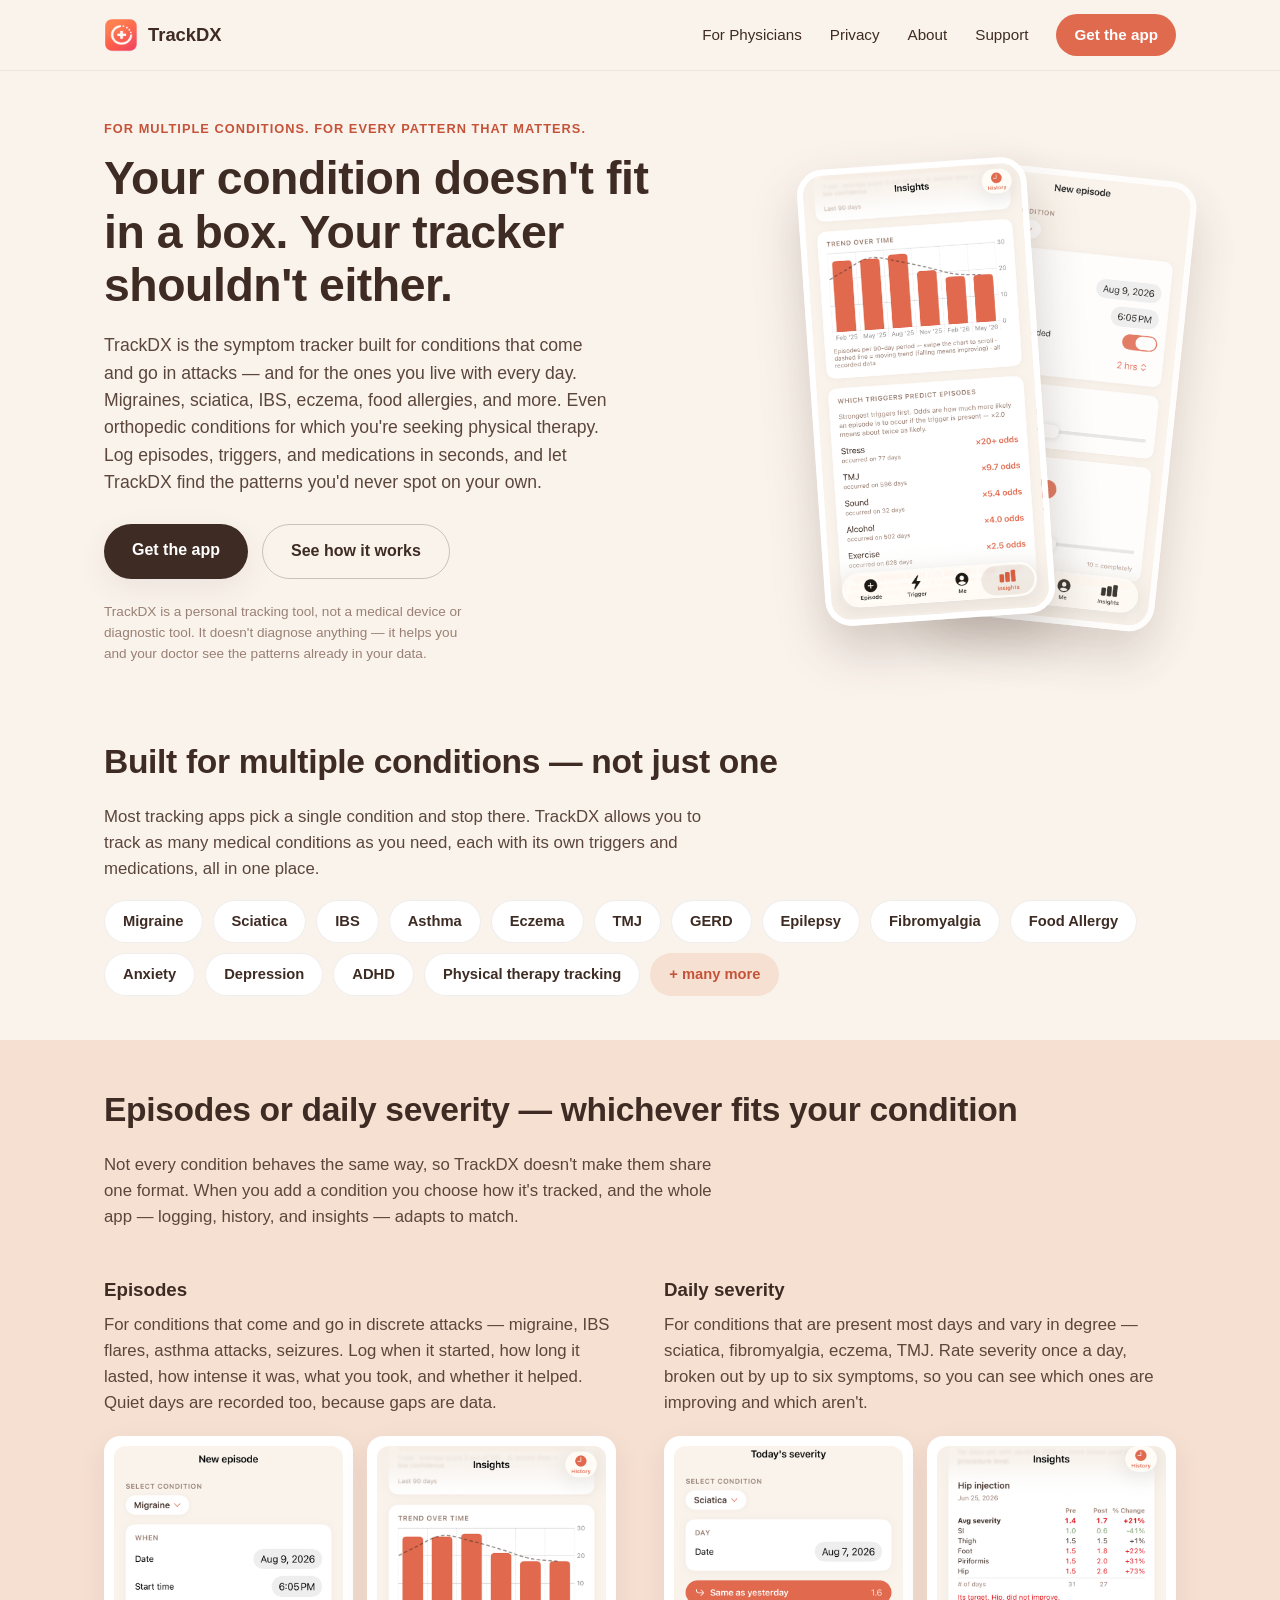
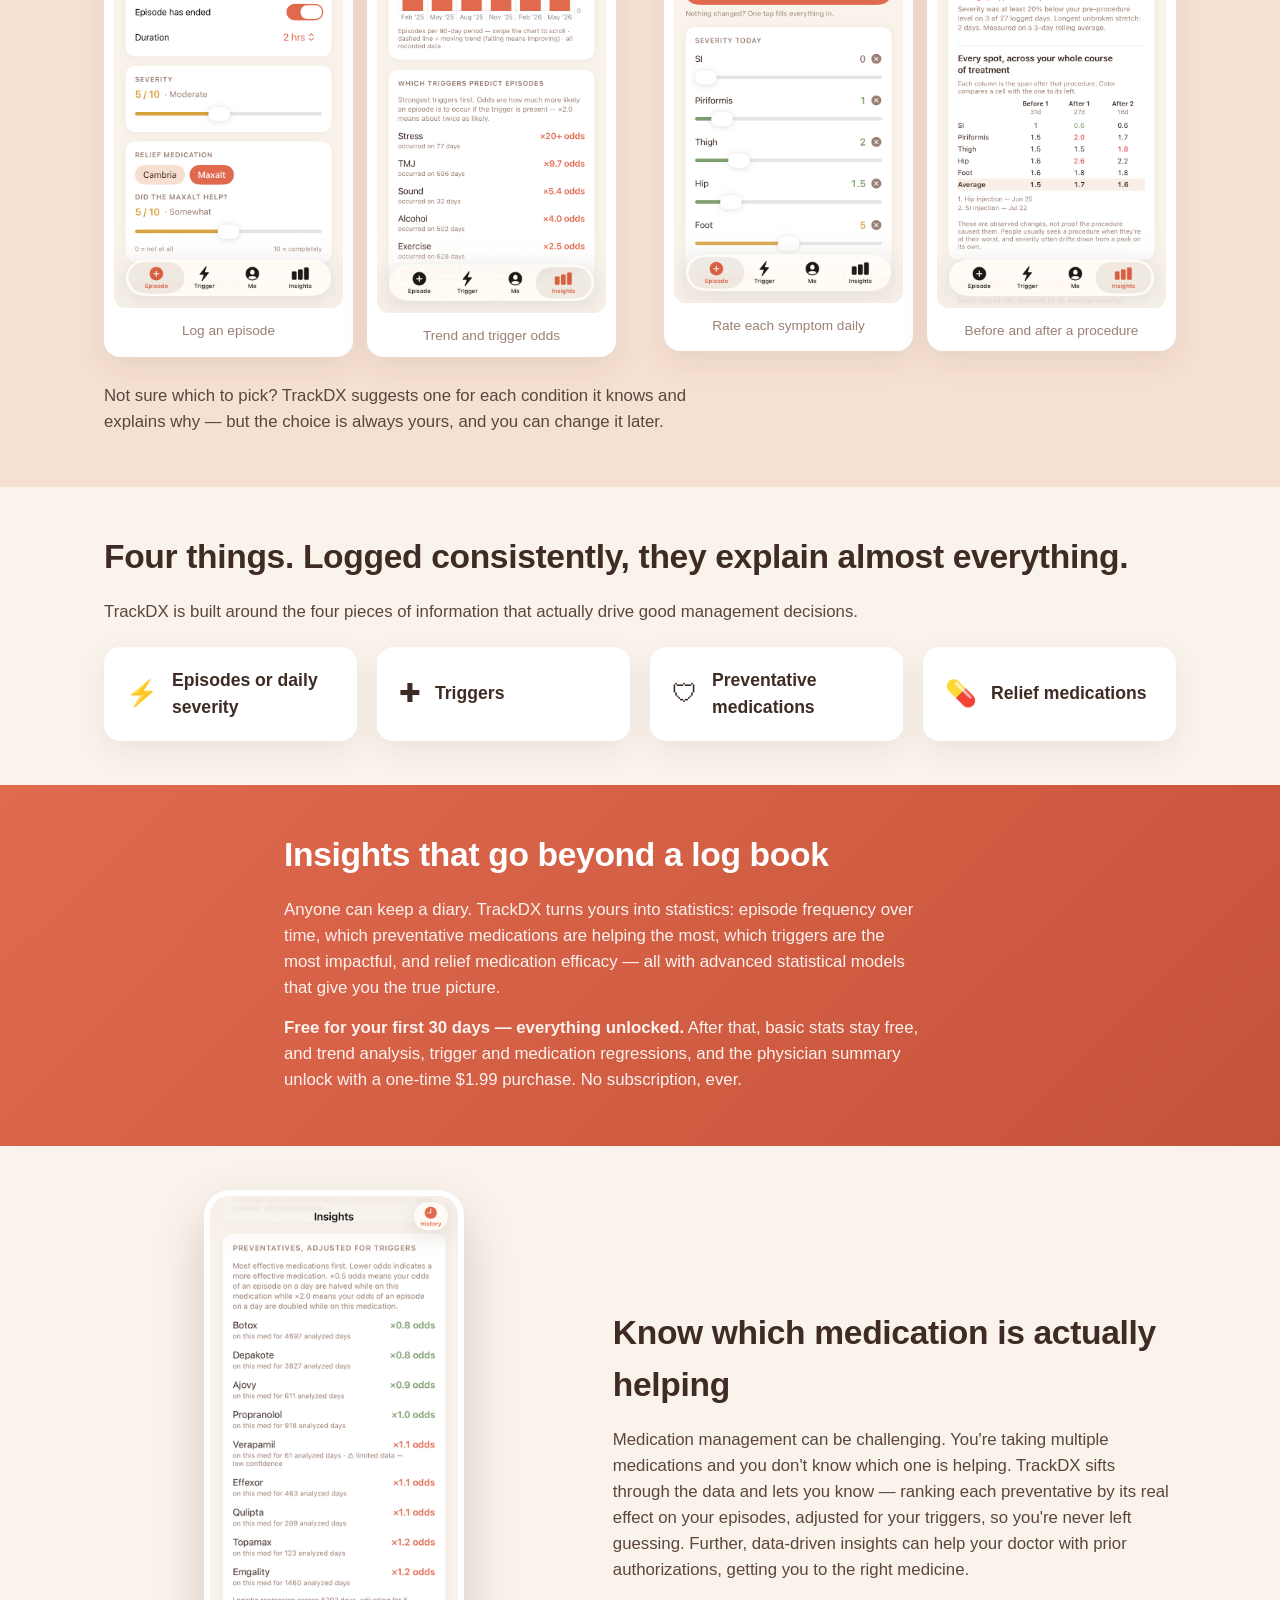
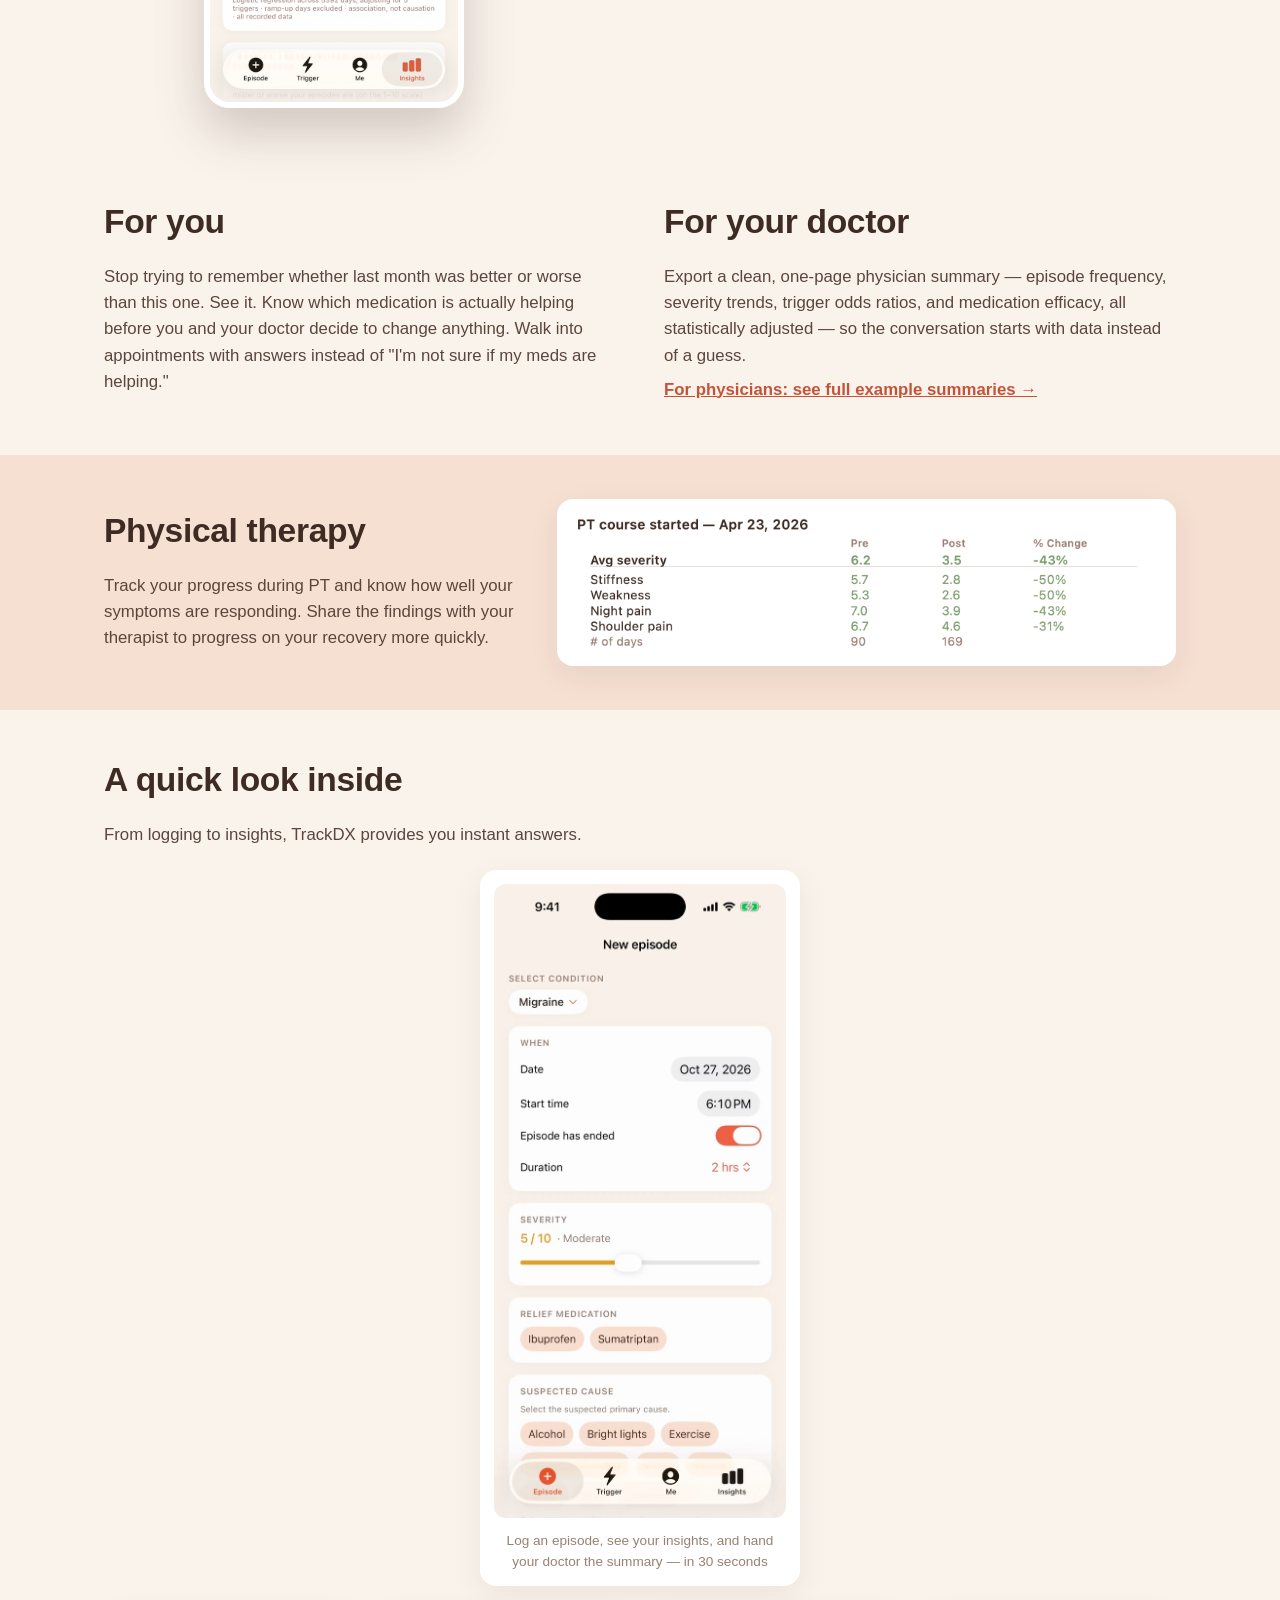
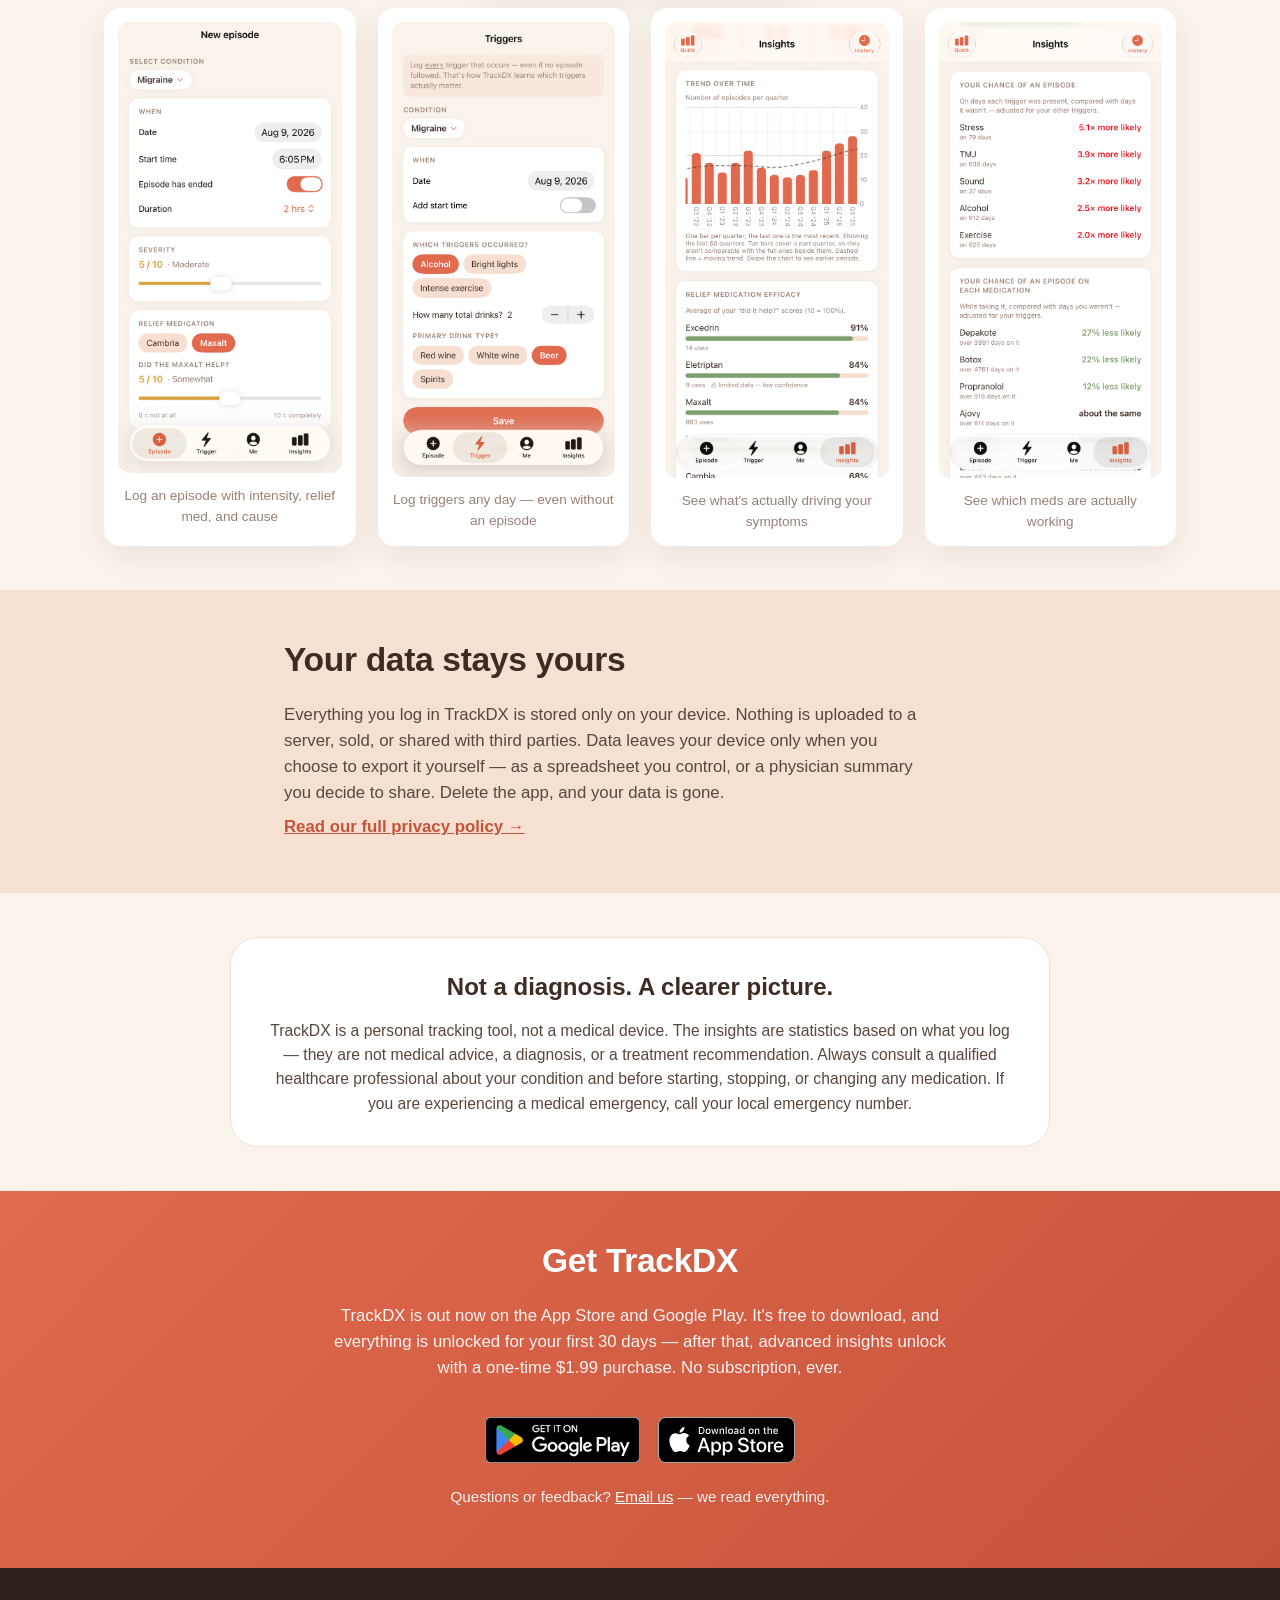
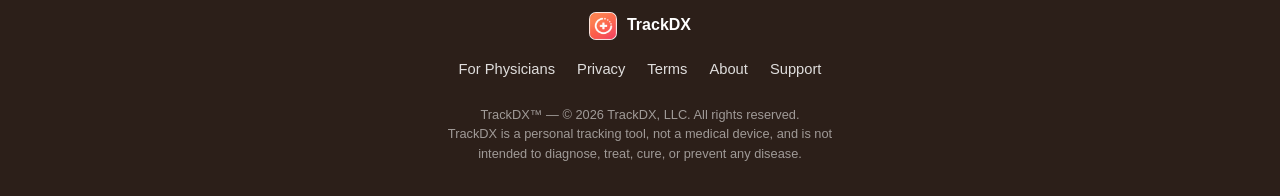
<file: index.html>
<!DOCTYPE html>
<html lang="en">
<head>
<meta charset="UTF-8">

<!-- Google tag (gtag.js) -->
<script async src="https://www.googletagmanager.com/gtag/js?id=G-Z09Z6HNYB4"></script>
<script>
  window.dataLayer = window.dataLayer || [];
  function gtag(){dataLayer.push(arguments);}
  gtag('js', new Date());

  gtag('config', 'G-Z09Z6HNYB4');
</script>

<meta name="viewport" content="width=device-width, initial-scale=1.0">
<title>TrackDX — Track Multiple Conditions, Understand Your Patterns</title>
<meta name="description" content="TrackDX is the symptom, trigger, and medication tracker for multiple medical conditions — not just one. Track conditions that come in episodes or that you rate daily, then get statistics-driven insights you and your doctor can actually use.">

<!-- Open Graph -->
<meta property="og:title" content="TrackDX — Track multiple conditions. Understand your patterns.">
<meta property="og:description" content="Log episodes, triggers, preventative meds, and relief meds across multiple conditions — episodic or daily. Get insights that help guide management with your doctor.">
<meta property="og:image" content="assets/img/app-icon-512.png">
<meta property="og:type" content="website">
<meta property="og:url" content="https://www.trackdx.net">

<link rel="icon" type="image/png" href="assets/img/favicon-32.png">
<link rel="apple-touch-icon" href="assets/img/app-icon-180.png">
<link rel="canonical" href="https://www.trackdx.net/">
<link rel="stylesheet" href="css/style.css?v=2026-11-10">
</head>
<body>

<a class="skip-link" href="#main">Skip to content</a>

<header class="site-header">
  <div class="container header-inner">
    <a class="brand" href="#top">
      <img src="assets/img/app-icon-180.png" alt="TrackDX app icon" class="brand-icon">
      <span class="brand-name">TrackDX</span>
    </a>
    <nav class="site-nav" aria-label="Primary">
      <a href="physicians.html">For Physicians</a>
      <a href="privacy.html">Privacy</a>
      <a href="about.html">About</a>
      <a href="support.html">Support</a>
      <a href="index.html#download" class="nav-cta">Get the app</a>
    </nav>
    <button class="nav-toggle" aria-label="Toggle menu" aria-expanded="false" id="navToggle">
      <span></span><span></span><span></span>
    </button>
  </div>
</header>

<main id="main">

  <!-- HERO -->
  <section id="top" class="hero">
    <div class="container hero-inner">
      <div class="hero-copy">
        <p class="eyebrow">For multiple conditions. For every pattern that matters.</p>
        <h1>Your condition doesn't fit in a box. Your tracker shouldn't either.</h1>
        <p class="hero-sub">
          TrackDX is the symptom tracker built for conditions that come and go in attacks — and for the ones
          you live with every day. Migraines, sciatica, IBS, eczema, food allergies, and more. Even orthopedic
          conditions for which you're seeking physical therapy. Log episodes, triggers, and medications in
          seconds, and let TrackDX find the patterns you'd never spot on your own.
        </p>
        <div class="hero-actions">
          <a href="#download" class="btn btn-primary">Get the app</a>
          <a href="#features" class="btn btn-ghost">See how it works</a>
        </div>
        <p class="hero-disclaimer">
          TrackDX is a personal tracking tool, not a medical device or diagnostic tool. It doesn't diagnose
          anything — it helps you and your doctor see the patterns already in your data.
        </p>
      </div>
      <div class="hero-art">
        <img src="assets/img/screenshot-episode.png" alt="TrackDX New Episode screen showing intensity and relief medication" class="phone-shot phone-shot--back">
        <img src="assets/img/screenshot-insights-trends.png" alt="TrackDX Insights screen showing episodes per period with a moving trend line, and which triggers predict episodes" class="phone-shot phone-shot--front">
      </div>
    </div>
  </section>

  <!-- WHAT MAKES IT DIFFERENT -->
  <section class="band band-cream">
    <div class="container">
      <h2 class="section-title">Built for multiple conditions — not just one</h2>
      <p class="section-lead">
        Most tracking apps pick a single condition and stop there. TrackDX allows you to track as many
        medical conditions as you need, each with its own triggers and medications, all in one place.
      </p>
      <div class="pill-row" aria-label="Example conditions you can track">
        <span class="pill">Migraine</span>
        <span class="pill">Sciatica</span>
        <span class="pill">IBS</span>
        <span class="pill">Asthma</span>
        <span class="pill">Eczema</span>
        <span class="pill">TMJ</span>
        <span class="pill">GERD</span>
        <span class="pill">Epilepsy</span>
        <span class="pill">Fibromyalgia</span>
        <span class="pill">Food Allergy</span>
        <span class="pill">Anxiety</span>
        <span class="pill">Depression</span>
        <span class="pill">ADHD</span>
        <span class="pill">Physical therapy tracking</span>
        <span class="pill pill-accent">+ many more</span>
      </div>
    </div>
  </section>

  <!-- TWO TRACKING MODES -->
  <section id="modes" class="band band-peach">
    <div class="container">
      <h2 class="section-title">Episodes or daily severity — whichever fits your condition</h2>
      <p class="section-lead">
        Not every condition behaves the same way, so TrackDX doesn't make them share one format. When you add
        a condition you choose how it's tracked, and the whole app — logging, history, and insights — adapts
        to match.
      </p>
      <div class="two-col" style="margin-top:26px;">
        <div>
          <h3 style="margin-bottom:8px;">Episodes</h3>
          <p class="section-lead">
            For conditions that come and go in discrete attacks — migraine, IBS flares, asthma attacks,
            seizures. Log when it started, how long it lasted, how intense it was, what you took, and whether
            it helped. Quiet days are recorded too, because gaps are data.
          </p>
          <div style="display:flex; gap:14px; flex-wrap:wrap; margin-top:20px;">
            <figure class="screen-item" style="flex:1 1 150px; min-width:0; margin:0; padding:10px;">
              <img src="assets/img/screenshot-episode.png" alt="TrackDX new episode screen with date, start time, duration, an intensity slider, relief medication, and suspected cause">
              <figcaption>Log an episode</figcaption>
            </figure>
            <figure class="screen-item" style="flex:1 1 150px; min-width:0; margin:0; padding:10px;">
              <img src="assets/img/screenshot-insights-trends.png" alt="TrackDX Insights showing episodes per period with a moving trend line, and which triggers predict episodes ranked by odds">
              <figcaption>Trend and trigger odds</figcaption>
            </figure>
          </div>
        </div>
        <div>
          <h3 style="margin-bottom:8px;">Daily severity</h3>
          <p class="section-lead">
            For conditions that are present most days and vary in degree — sciatica, fibromyalgia, eczema,
            TMJ. Rate severity once a day, broken out by up to six symptoms, so you can see which ones
            are improving and which aren't.
          </p>
          <div style="display:flex; gap:14px; flex-wrap:wrap; margin-top:20px;">
            <figure class="screen-item" style="flex:1 1 150px; min-width:0; margin:0; padding:10px;">
              <img src="assets/img/screenshot-daily.png" alt="TrackDX daily severity screen with a 0-10 slider for each tracked symptom">
              <figcaption>Rate each symptom daily</figcaption>
            </figure>
            <figure class="screen-item" style="flex:1 1 150px; min-width:0; margin:0; padding:10px;">
              <img src="assets/img/screenshot-daily-procedure.png" alt="TrackDX daily Insights showing average severity before and after each procedure, such as an injection">
              <figcaption>Before and after a procedure</figcaption>
            </figure>
          </div>
        </div>
      </div>
      <p class="section-lead" style="margin-top:26px;">
        Not sure which to pick? TrackDX suggests one for each condition it knows and explains why — but the
        choice is always yours, and you can change it later.
      </p>
    </div>
  </section>

  <!-- FEATURES -->
  <section id="features" class="band">
    <div class="container">
      <h2 class="section-title">Four things. Logged consistently, they explain almost everything.</h2>
      <p class="section-lead section-lead--wide">
        TrackDX is built around the four pieces of information that actually drive good management decisions.
      </p>
      <div class="feature-grid feature-grid--compact">
        <div class="feature-card">
          <div class="feature-icon" aria-hidden="true">⚡</div>
          <h3>Episodes or daily severity</h3>
        </div>
        <div class="feature-card">
          <div class="feature-icon" aria-hidden="true">✚</div>
          <h3>Triggers</h3>
        </div>
        <div class="feature-card">
          <div class="feature-icon" aria-hidden="true">🛡</div>
          <h3>Preventative medications</h3>
        </div>
        <div class="feature-card">
          <div class="feature-icon" aria-hidden="true">💊</div>
          <h3>Relief medications</h3>
        </div>
      </div>
    </div>
  </section>

  <!-- INSIGHTS -->
  <section id="insights" class="band band-coral">
    <div class="container insights-inner">
      <div class="insights-copy">
        <h2 class="section-title section-title--light">Insights that go beyond a log book</h2>
        <p class="section-lead section-lead--light">
          Anyone can keep a diary. TrackDX turns yours into statistics: episode frequency over time, which
          preventative medications are helping the most, which triggers are the most impactful, and relief
          medication efficacy — all with advanced statistical models that give you the true picture.
        </p>
        <p class="section-lead section-lead--light" style="margin-top:14px;">
          <strong>Free for your first 30 days — everything unlocked.</strong> After that, basic stats stay
          free, and trend analysis, trigger and medication regressions, and the physician summary unlock with
          a one-time $1.99 purchase. No subscription, ever.
        </p>
      </div>
    </div>
  </section>

  <!-- MEDICATION SPOTLIGHT -->
  <section class="band">
    <div class="container spotlight-inner">
      <div class="spotlight-art">
        <img src="assets/img/screenshot-preventatives.png" alt="TrackDX Insights screen showing preventative medications ranked by effect, adjusted for triggers" class="phone-shot">
      </div>
      <div class="spotlight-copy">
        <h2 class="section-title">Know which medication is actually helping</h2>
        <p class="section-lead">
          Medication management can be challenging. You're taking multiple medications and you don't know
          which one is helping. TrackDX sifts through the data and lets you know — ranking each preventative
          by its real effect on your episodes, adjusted for your triggers, so you're never left guessing.
          Further, data-driven insights can help your doctor with prior authorizations, getting you to the right medicine.
        </p>
      </div>
    </div>
  </section>

  <!-- WHO IT'S FOR -->
  <section class="band band-cream">
    <div class="container two-col">
      <div>
        <h2 class="section-title">For you</h2>
        <p class="section-lead">
          Stop trying to remember whether last month was better or worse than this one. See it. Know which
          medication is actually helping before you and your doctor decide to change anything. Walk into
          appointments with answers instead of "I'm not sure if my meds are helping."
        </p>
      </div>
      <div>
        <h2 class="section-title">For your doctor</h2>
        <p class="section-lead">
          Export a clean, one-page physician summary — episode frequency, severity trends, trigger odds
          ratios, and medication efficacy, all statistically adjusted — so the conversation starts with data
          instead of a guess.
        </p>
        <p class="section-lead" style="margin-top:4px;"><a href="physicians.html" style="color:var(--coral-dark); font-weight:600; text-decoration:underline;">For physicians: see full example summaries →</a></p>
      </div>
    </div>
  </section>

  <!-- PHYSICAL THERAPY -->
  <section id="physical-therapy" class="band band-peach">
    <div class="container pt-inner">
      <div>
        <h2 class="section-title">Physical therapy</h2>
        <p class="section-lead">
          Track your progress during PT and know how well your symptoms are responding. Share the findings
          with your therapist to progress on your recovery more quickly.
        </p>
      </div>
      <figure class="pt-shot">
        <img src="assets/img/pt-insight-procedure.png" width="1598" height="368" loading="lazy"
             alt="TrackDX Insights for a rotator cuff: after PT started on Apr 23, 2026, average severity fell from 6.2 to 3.5 (-43%), with stiffness and weakness each down 50%">
      </figure>
    </div>
  </section>

  <!-- SCREENSHOTS -->
  <section id="screens" class="band">
    <div class="container">
      <h2 class="section-title">A quick look inside</h2>
      <p class="section-lead">From logging to insights, TrackDX provides you instant answers.</p>
      <figure class="screen-video">
        <video src="assets/video/trackdx-preview.mp4" poster="assets/video/trackdx-preview-poster.jpg"
               autoplay muted loop playsinline preload="metadata" width="600" height="1300"
               aria-label="TrackDX in 30 seconds: logging a migraine episode, scrolling through Insights, and opening the Physician Summary"></video>
        <figcaption>Log an episode, see your insights, and hand your doctor the summary — in 30 seconds</figcaption>
      </figure>
      <div class="screens-grid">
        <figure class="screen-item">
          <img src="assets/img/screenshot-episode.png" alt="New episode screen with intensity slider and relief medication">
          <figcaption>Log an episode with intensity, relief med, and cause</figcaption>
        </figure>
        <figure class="screen-item">
          <img src="assets/img/screenshot-trigger.png" alt="Triggers screen for logging triggers on any day">
          <figcaption>Log triggers any day — even without an episode</figcaption>
        </figure>
        <figure class="screen-item">
          <img src="assets/img/screenshot-trend-relief.png" alt="Insights screen with episodes per quarter and a moving trend line, and relief medication efficacy">
          <figcaption>See what's actually driving your symptoms</figcaption>
        </figure>
        <figure class="screen-item">
          <img src="assets/img/screenshot-chance-of-episode.png" alt="Insights screen showing how much each trigger raises the chance of an episode, and each medication's effect, adjusted for triggers">
          <figcaption>See which meds are actually working</figcaption>
        </figure>
      </div>
    </div>
  </section>

  <!-- PRIVACY -->
  <section id="privacy" class="band band-peach">
    <div class="container privacy-inner">
      <h2 class="section-title">Your data stays yours</h2>
      <p class="section-lead">
        Everything you log in TrackDX is stored only on your device. Nothing is uploaded to a server, sold,
        or shared with third parties. Data leaves your device only when you choose to export it yourself —
        as a spreadsheet you control, or a physician summary you decide to share. Delete the app, and your
        data is gone.
      </p>
      <p class="section-lead" style="margin-top:4px;"><a href="privacy.html" style="color:var(--coral-dark); font-weight:600; text-decoration:underline;">Read our full privacy policy →</a></p>
    </div>
  </section>

  <!-- DISCLAIMER CALLOUT -->
  <section class="band">
    <div class="container">
      <div class="disclaimer-box">
        <h2>Not a diagnosis. A clearer picture.</h2>
        <p>
          TrackDX is a personal tracking tool, not a medical device. The insights are statistics based on
          what you log — they are not medical advice, a diagnosis, or a treatment recommendation. Always
          consult a qualified healthcare professional about your condition and before starting, stopping, or
          changing any medication. If you are experiencing a medical emergency, call your local emergency
          number.
        </p>
      </div>
    </div>
  </section>

  <!-- DOWNLOAD -->
  <section id="download" class="band band-coral">
    <div class="container download-inner">
      <h2 class="section-title section-title--light">Get TrackDX</h2>
      <p class="section-lead section-lead--light">
        TrackDX is out now on the App Store and Google Play. It's free to download, and everything is
        unlocked for your first 30 days — after that, advanced insights unlock with a one-time $1.99
        purchase. No subscription, ever.
      </p>
      <div class="store-badges">
        <a class="store-badge-link"
           href="https://play.google.com/store/apps/details?id=net.trackdx.app"
           rel="noopener">
          <img class="store-badge-art"
               src="assets/img/google-play-badge.png"
               alt="Get it on Google Play">
        </a>
        <a class="store-badge-link"
           href="https://apps.apple.com/us/app/trackdx/id6793698844"
           rel="noopener">
          <img class="store-badge-art"
               src="assets/img/app-store-badge.svg"
               alt="Download on the App Store">
        </a>
      </div>
      <p class="download-note">Questions or feedback? <a href="mailto:contact@trackdx.net?subject=TrackDX">Email us</a> — we read everything.</p>
    </div>
  </section>


</main>

<footer class="site-footer">
  <div class="container footer-inner">
    <div class="footer-brand">
      <img src="assets/img/app-icon-180.png" alt="TrackDX app icon" class="footer-icon">
      <span>TrackDX</span>
    </div>
    <nav class="footer-nav" aria-label="Footer">
      <a href="physicians.html">For Physicians</a>
      <a href="privacy.html">Privacy</a>
      <a href="terms.html">Terms</a>
      <a href="about.html">About</a>
      <a href="support.html">Support</a>
    </nav>
    <p class="footer-legal">
      TrackDX™ — © 2026 TrackDX, LLC. All rights reserved.<br>
      TrackDX is a personal tracking tool, not a medical device, and is not intended to diagnose, treat,
      cure, or prevent any disease.
    </p>
  </div>
</footer>

<script src="js/main.js"></script>
</body>
</html>
</file>
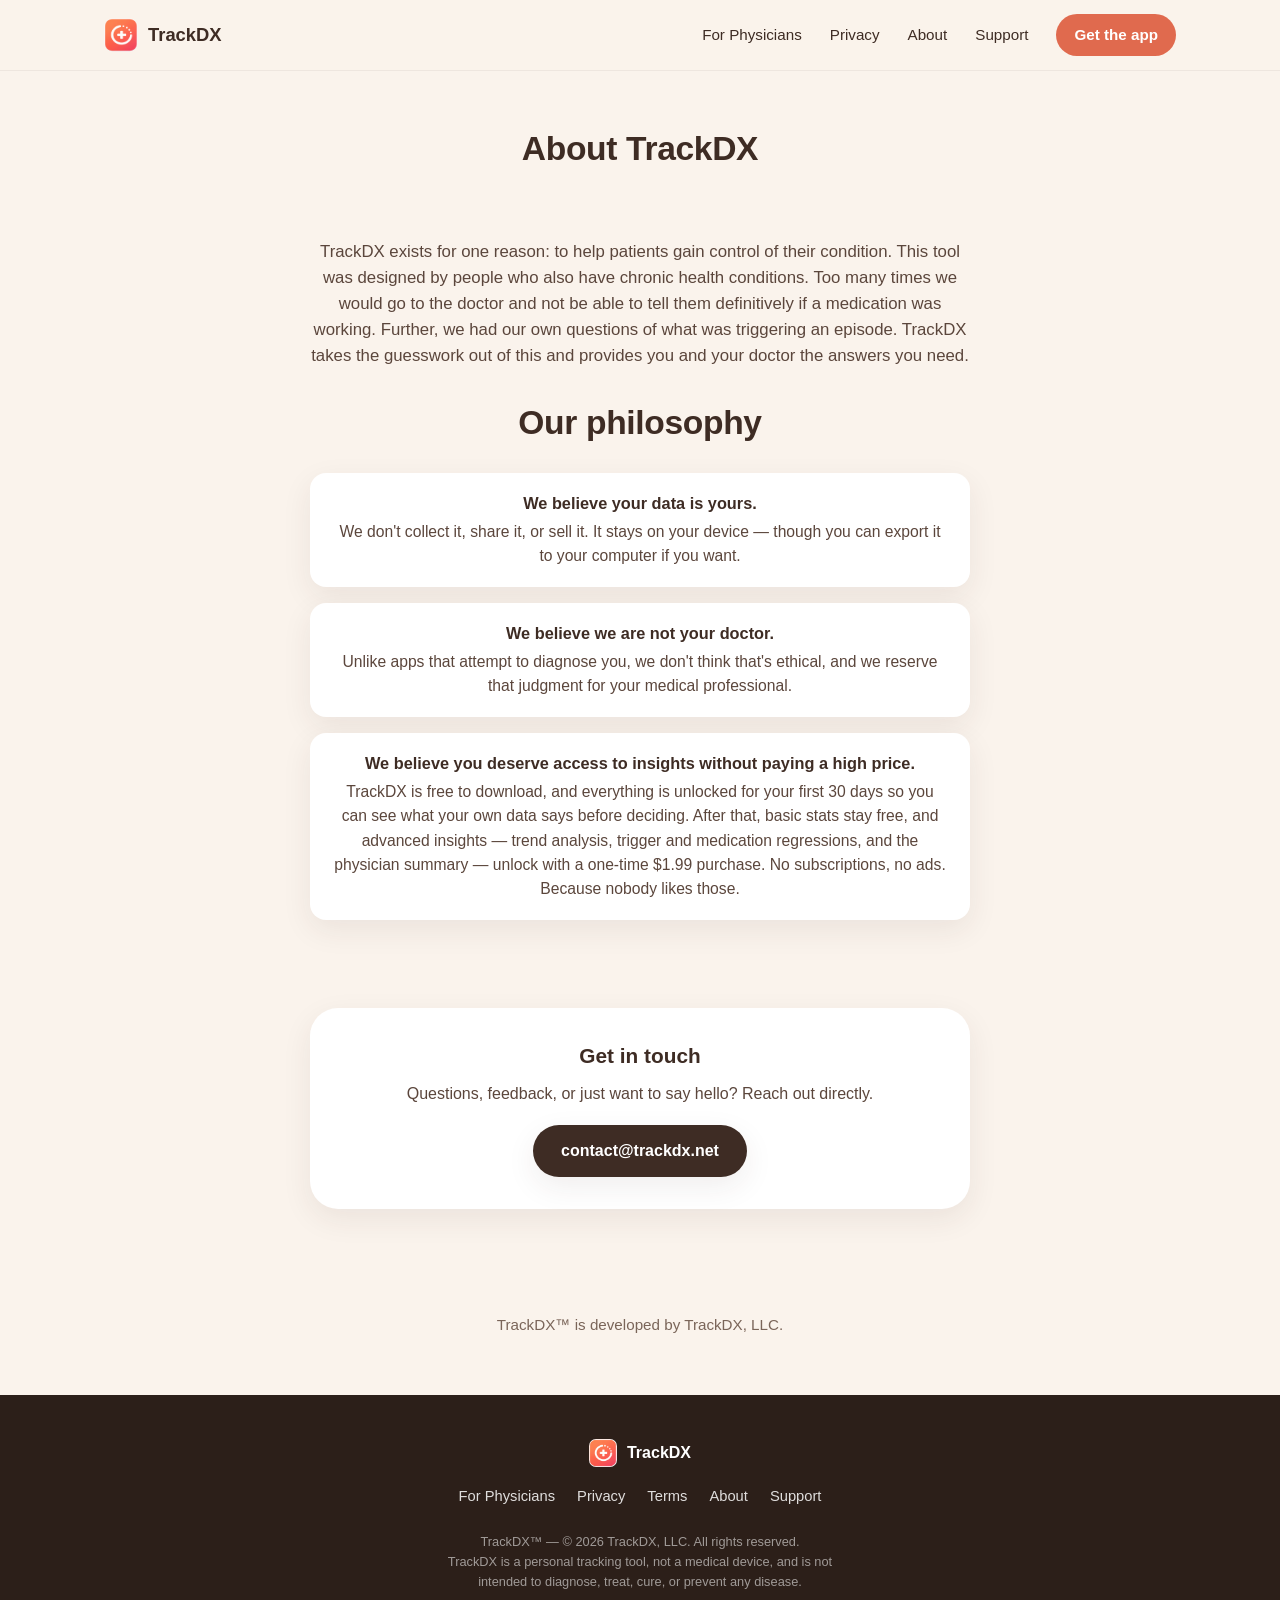
<file: about.html>
<!DOCTYPE html>
<html lang="en">
<head>
<meta charset="UTF-8">

<!-- Google tag (gtag.js) -->
<script async src="https://www.googletagmanager.com/gtag/js?id=G-Z09Z6HNYB4"></script>
<script>
  window.dataLayer = window.dataLayer || [];
  function gtag(){dataLayer.push(arguments);}
  gtag('js', new Date());

  gtag('config', 'G-Z09Z6HNYB4');
</script>

<meta name="viewport" content="width=device-width, initial-scale=1.0">
<title>About TrackDX</title>
<meta name="description" content="TrackDX is built to put patients back in control of their own health data — track multiple conditions, spot the patterns, and bring real evidence to your doctor.">

<link rel="icon" type="image/png" href="assets/img/favicon-32.png">
<link rel="apple-touch-icon" href="assets/img/app-icon-180.png">
<link rel="canonical" href="https://www.trackdx.net/about.html">
<link rel="stylesheet" href="css/style.css">
</head>
<body>

<a class="skip-link" href="#main">Skip to content</a>

<header class="site-header">
  <div class="container header-inner">
    <a class="brand" href="index.html#top">
      <img src="assets/img/app-icon-180.png" alt="TrackDX app icon" class="brand-icon">
      <span class="brand-name">TrackDX</span>
    </a>
    <nav class="site-nav" aria-label="Primary">
      <a href="physicians.html">For Physicians</a>
      <a href="privacy.html">Privacy</a>
      <a href="about.html">About</a>
      <a href="support.html">Support</a>
      <a href="index.html#download" class="nav-cta">Get the app</a>
    </nav>
    <button class="nav-toggle" aria-label="Toggle menu" aria-expanded="false" id="navToggle">
      <span></span><span></span><span></span>
    </button>
  </div>
</header>

<main id="main" class="page-about">

  <section class="page-hero">
    <div class="container">
      <h1 class="section-title">About TrackDX</h1>
    </div>
  </section>

  <section class="band">
    <div class="container">
      <p class="section-lead">
        TrackDX exists for one reason: to help patients gain control of their condition. This tool was
        designed by people who also have chronic health conditions. Too many times we would go to the
        doctor and not be able to tell them definitively if a medication was working. Further, we had our
        own questions of what was triggering an episode. TrackDX takes the guesswork out of this and
        provides you and your doctor the answers you need.
      </p>
      <h2 class="section-title" style="margin-top:28px;">Our philosophy</h2>
      <ul class="philosophy-list">
        <li><strong>We believe your data is yours.</strong> We don't collect it, share it, or sell it. It
        stays on your device — though you can export it to your computer if you want.</li>
        <li><strong>We believe we are not your doctor.</strong> Unlike apps that attempt to diagnose you, we
        don't think that's ethical, and we reserve that judgment for your medical professional.</li>
        <li><strong>We believe you deserve access to insights without paying a high price.</strong> TrackDX is
        free to download, and everything is unlocked for your first 30 days so you can see what your own data
        says before deciding. After that, basic stats stay free, and advanced insights — trend analysis,
        trigger and medication regressions, and the physician summary — unlock with a one-time $1.99
        purchase. No subscriptions, no ads. Because nobody likes those.</li>
      </ul>
    </div>
  </section>

  <section class="band band-cream">
    <div class="container">
      <div class="contact-card">
        <h2>Get in touch</h2>
        <p>Questions, feedback, or just want to say hello? Reach out directly.</p>
        <a class="btn btn-primary" href="mailto:contact@trackdx.net">contact@trackdx.net</a>
      </div>
    </div>
  </section>

  <section class="band">
    <div class="container">
      <div class="company-block">
        <p>TrackDX™ is developed by TrackDX, LLC.</p>
      </div>
    </div>
  </section>

</main>

<footer class="site-footer">
  <div class="container footer-inner">
    <div class="footer-brand">
      <img src="assets/img/app-icon-180.png" alt="TrackDX app icon" class="footer-icon">
      <span>TrackDX</span>
    </div>
    <nav class="footer-nav" aria-label="Footer">
      <a href="physicians.html">For Physicians</a>
      <a href="privacy.html">Privacy</a>
      <a href="terms.html">Terms</a>
      <a href="about.html">About</a>
      <a href="support.html">Support</a>
    </nav>
    <p class="footer-legal">
      TrackDX™ — © 2026 TrackDX, LLC. All rights reserved.<br>
      TrackDX is a personal tracking tool, not a medical device, and is not intended to diagnose, treat,
      cure, or prevent any disease.
    </p>
  </div>
</footer>

<script src="js/main.js"></script>
</body>
</html>
</file>
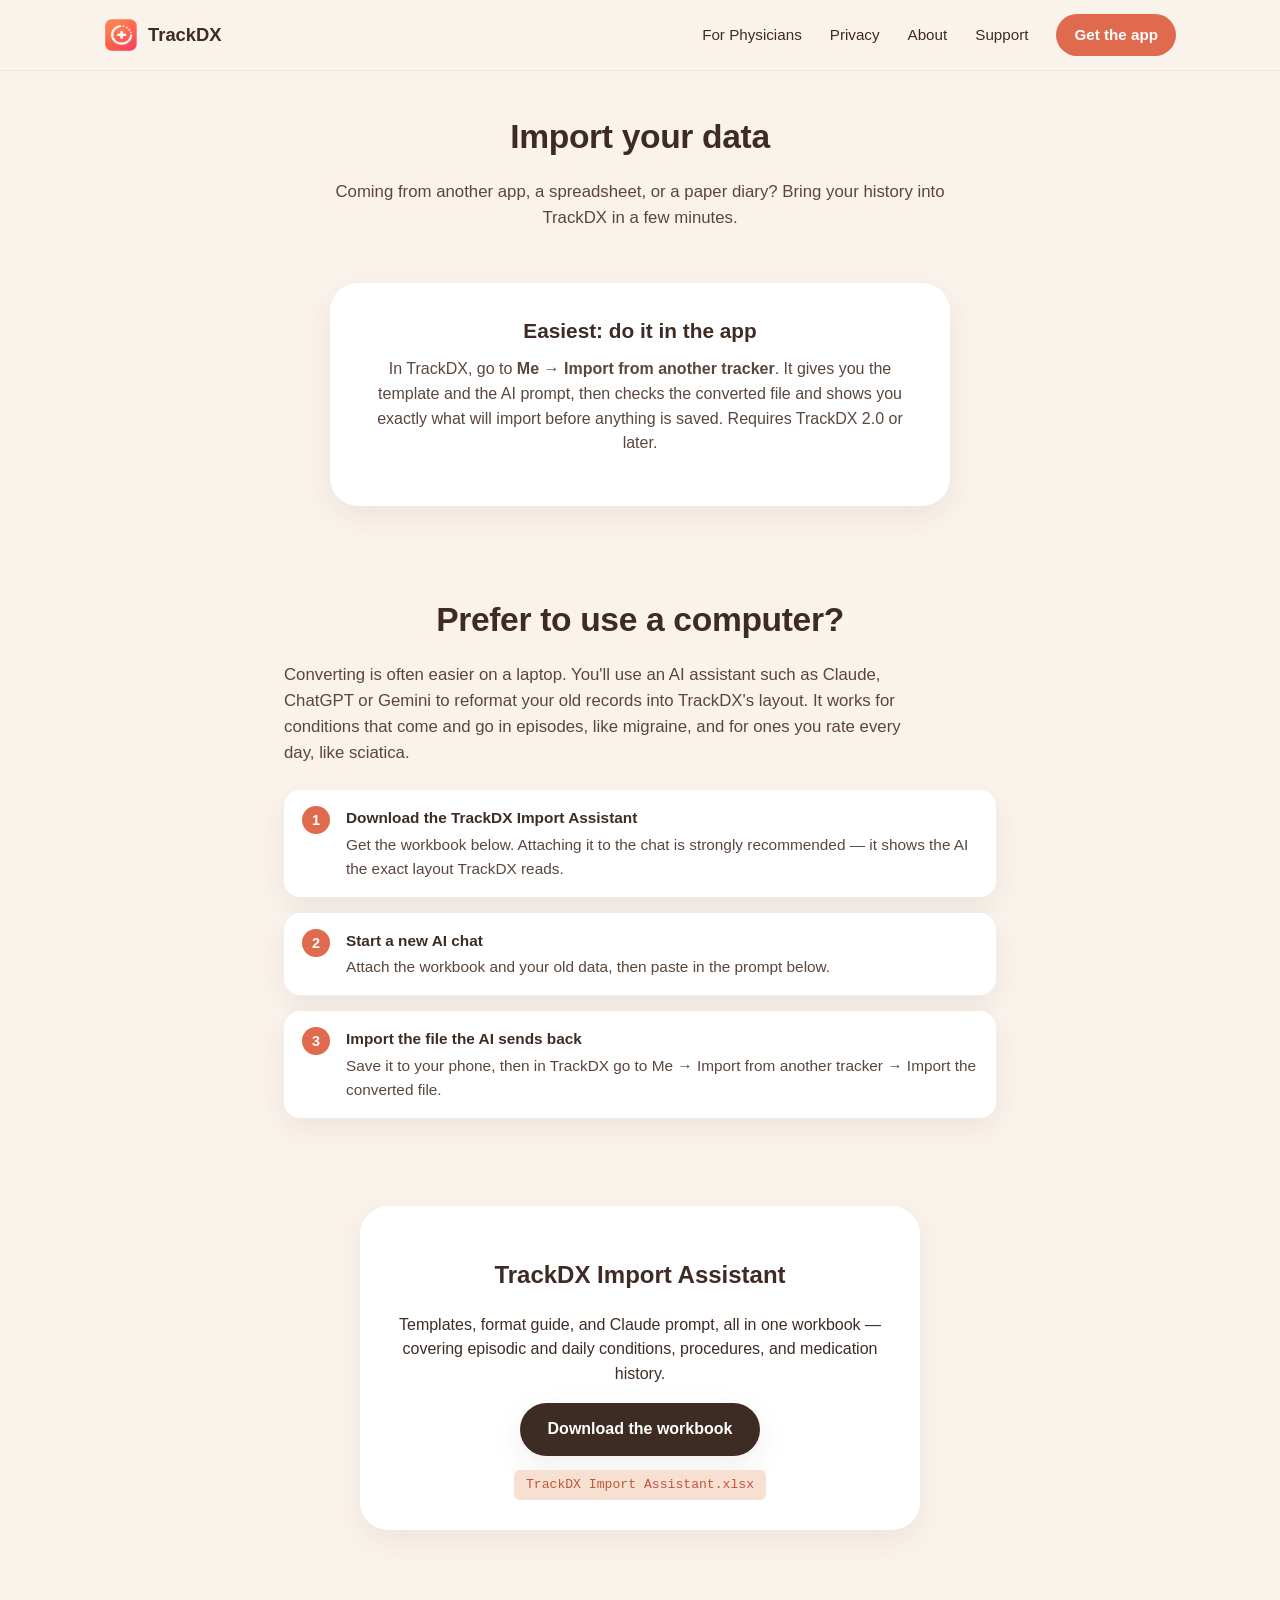
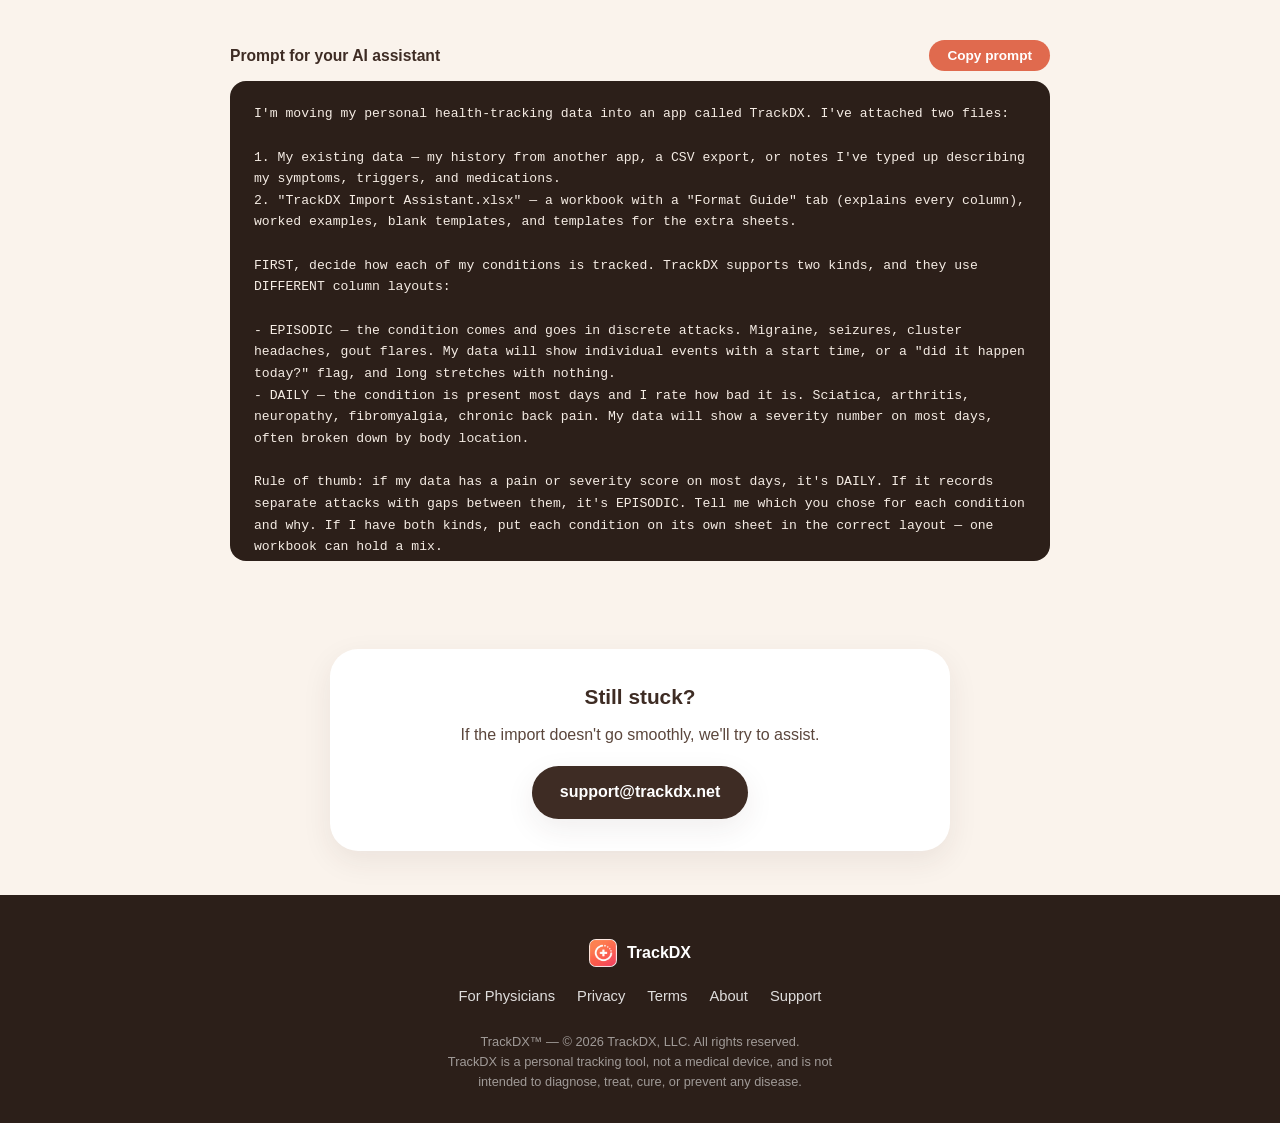
<file: import.html>
<!DOCTYPE html>
<html lang="en">
<head>
<meta charset="UTF-8">

<!-- Google tag (gtag.js) -->
<script async src="https://www.googletagmanager.com/gtag/js?id=G-Z09Z6HNYB4"></script>
<script>
  window.dataLayer = window.dataLayer || [];
  function gtag(){dataLayer.push(arguments);}
  gtag('js', new Date());

  gtag('config', 'G-Z09Z6HNYB4');
</script>

<meta name="viewport" content="width=device-width, initial-scale=1.0">
<title>Import Your Data — TrackDX</title>
<meta name="description" content="Moving from another symptom tracker or a paper diary? Convert your history with an AI assistant and import it into TrackDX — right in the app, or from your computer.">

<link rel="icon" type="image/png" href="assets/img/favicon-32.png">
<link rel="apple-touch-icon" href="assets/img/app-icon-180.png">
<link rel="canonical" href="https://www.trackdx.net/import.html">
<link rel="stylesheet" href="css/style.css">
</head>
<body>

<a class="skip-link" href="#main">Skip to content</a>

<header class="site-header">
  <div class="container header-inner">
    <a class="brand" href="index.html#top">
      <img src="assets/img/app-icon-180.png" alt="TrackDX app icon" class="brand-icon">
      <span class="brand-name">TrackDX</span>
    </a>
    <nav class="site-nav" aria-label="Primary">
      <a href="physicians.html">For Physicians</a>
      <a href="privacy.html">Privacy</a>
      <a href="about.html">About</a>
      <a href="support.html">Support</a>
      <a href="index.html#download" class="nav-cta">Get the app</a>
    </nav>
    <button class="nav-toggle" aria-label="Toggle menu" aria-expanded="false" id="navToggle">
      <span></span><span></span><span></span>
    </button>
  </div>
</header>

<main id="main">

  <section class="page-hero">
    <div class="container">
      <h1 class="section-title">Import your data</h1>
      <p class="section-lead" style="margin:0 auto;">Coming from another app, a spreadsheet, or a paper diary?
      Bring your history into TrackDX in a few minutes.</p>
    </div>
  </section>

  <!-- EASIEST: IN THE APP (v2.0) -->
  <section class="band band-cream">
    <div class="container" style="max-width:760px;">
      <div class="contact-card">
        <h2>Easiest: do it in the app</h2>
        <p>In TrackDX, go to <strong>Me → Import from another tracker</strong>. It gives you the template and
        the AI prompt, then checks the converted file and shows you exactly what will import before anything
        is saved. Requires TrackDX 2.0 or later.</p>
      </div>
    </div>
  </section>

  <!-- ON A COMPUTER -->
  <section class="band">
    <div class="container" style="max-width:760px;">
      <h2 class="section-title" style="text-align:center;">Prefer to use a computer?</h2>
      <p class="section-lead">
        Converting is often easier on a laptop. You'll use an AI assistant such as Claude, ChatGPT or Gemini to
        reformat your old records into TrackDX's layout. It works for conditions that come and go in episodes,
        like migraine, and for ones you rate every day, like sciatica.
      </p>
      <ol class="steps-list">
        <li><strong>Download the TrackDX Import Assistant</strong>
        Get the workbook below. Attaching it to the chat is strongly recommended — it shows the AI the exact
        layout TrackDX reads.</li>
        <li><strong>Start a new AI chat</strong>
        Attach the workbook and your old data, then paste in the prompt below.</li>
        <li><strong>Import the file the AI sends back</strong>
        Save it to your phone, then in TrackDX go to Me → Import from another tracker → Import the converted
        file.</li>
      </ol>
    </div>
  </section>

  <!-- DOWNLOAD -->
  <section class="band">
    <div class="container">
      <div class="download-card">
        <h2>TrackDX Import Assistant</h2>
        <p>Templates, format guide, and Claude prompt, all in one workbook — covering episodic
        and daily conditions, procedures, and medication history.</p>
        <a class="btn btn-primary" href="assets/files/TrackDX-Import-Assistant.xlsx" download="TrackDX Import Assistant.xlsx">Download the workbook</a>
        <div class="file-chip">TrackDX Import Assistant.xlsx</div>
      </div>
    </div>
  </section>

  <!-- PROMPT -->
  <section class="band band-cream">
    <div class="container">
      <div class="prompt-wrap">
        <div class="prompt-header">
          <span>Prompt for your AI assistant</span>
          <button class="copy-btn" data-copy-target="claudePrompt" type="button">Copy prompt</button>
        </div>
        <pre class="prompt-box" id="claudePrompt">I'm moving my personal health-tracking data into an app called TrackDX. I've attached two files:

1. My existing data — my history from another app, a CSV export, or notes I've typed up describing my symptoms, triggers, and medications.
2. "TrackDX Import Assistant.xlsx" — a workbook with a "Format Guide" tab (explains every column), worked examples, blank templates, and templates for the extra sheets.

FIRST, decide how each of my conditions is tracked. TrackDX supports two kinds, and they use DIFFERENT column layouts:

- EPISODIC — the condition comes and goes in discrete attacks. Migraine, seizures, cluster headaches, gout flares. My data will show individual events with a start time, or a "did it happen today?" flag, and long stretches with nothing.
- DAILY — the condition is present most days and I rate how bad it is. Sciatica, arthritis, neuropathy, fibromyalgia, chronic back pain. My data will show a severity number on most days, often broken down by body location.

Rule of thumb: if my data has a pain or severity score on most days, it's DAILY. If it records separate attacks with gaps between them, it's EPISODIC. Tell me which you chose for each condition and why. If I have both kinds, put each condition on its own sheet in the correct layout — one workbook can hold a mix.

Then convert my data. For BOTH kinds:

- Create ONE sheet per condition, named with the condition's name (max 15 characters — that's Excel's tab-name rule TrackDX follows).
- ONE ROW PER CALENDAR DAY, from the earliest date in my data through today, INCLUDING days with nothing logged. The empty days are real information to TrackDX's statistics, so don't skip them.
- PUT THE COLUMN HEADERS IN THE VERY FIRST ROW of each sheet. No title, caption or blank row above them — TrackDX reads row 1 as the header and stops, so anything above it makes the whole sheet import as empty.
- Date format must be YYYY-MM-DD. Times must be HH:MM in 24-hour format.
- Don't add columns of your own, and don't keep unmapped fields "just in case" — anything outside the layouts below is ignored on import.
- Delete the template's example rows before handing the file back.
- LIMITS: keep every condition, trigger and medication name to 30 characters or fewer, and use at most 10 different triggers per condition. If my data has more, keep the 10 I logged most often and tell me which you dropped — TrackDX keeps only the 10 most frequent anyway.
- "Drinks" is the NUMBER of alcoholic drinks that day. "Drink Type" is the main drink, and it must be exactly one of these four words: Red wine, White wine, Beer, Spirits. Map whatever my data says onto one of them — vodka, whisky, gin, tequila, rum, a margarita or any other cocktail are all "Spirits"; lager, ale, IPA, stout and cider are all "Beer"; rosé, prosecco and champagne are "White wine"; name a grape and use its colour (merlot → Red wine, chardonnay → White wine). If a drink genuinely doesn't fit — sake, mead, hard seltzer, port, sherry — leave Drink Type BLANK and keep the count. Never invent a fifth value: TrackDX ignores anything outside the four, so a row saying "Margarita" imports with the count but no type and silently drops out of the drink-type breakdown. Tell me how you mapped my drinks.

=== EPISODIC LAYOUT ===
Columns, in this order: Date, Episode Occurred, Episode Count, Triggers Logged, Trigger Start Time, Trigger End Time, Drinks, Drink Type, then a repeating group of 8 columns per episode (Episode 1 Start Time, Episode 1 End Time, Episode 1 Duration (h), Episode 1 Intensity (1-10), Episode 1 Relief Medication, Episode 1 Relief Helped, Episode 1 Suspected Cause, Episode 1 Notes — then Episode 2 …, Episode 3 …, if more than one episode ever happens on the same day).

- "Episode Occurred" is 1 if any episode happened that day, else 0. "Episode Count" is how many.
- "Episode X Relief Medication" can list SEVERAL medications separated by "; " (e.g. "Excedrin; Maxalt"). Only medications taken to relieve that episode — preventatives go on the Med Periods sheet.
- "Episode X Relief Helped" is 0–10 for how much it helped: 0 = not at all, 10 = completely resolved. One score per medication in the SAME ORDER, separated by "; " (e.g. "4; 9"). Convert whatever my data uses: a percentage divides by 10 (80% → 8); "Yes"/"Somewhat"/"No" become 10/8/0; a 1–5 scale multiplies by 2. Tell me which conversion you used.
- "Episode X Intensity (1-10)" is 1–10; convert other scales proportionally and say how.
- "Episode X Notes" is optional free text about that specific episode. Keep it short; don't invent notes.
- A row with intensity 0 and no episode is NOT an episode. Many trackers record 0 or blank on symptom-free days — leave the episode columns blank and set "Episode Occurred" to 0. Such a day can still be a trigger day, so keep its Triggers Logged and Drinks values.

=== DAILY LAYOUT ===
Columns, in this order: Date, Triggers Logged, Trigger Start Time, Trigger End Time, Drinks, Drink Type, then one "Severity: &lt;location&gt;" column per body location I track, then Notes.

- The "Severity: " columns are what tell TrackDX this is a daily condition, so the spelling matters exactly — "Severity: Lower back", "Severity: Left calf". There is no "Episode Occurred" or "Episode …" column on a daily sheet at all.
- MAXIMUM 6 locations. If my data has more, pick the 6 most frequently recorded and tell me which you dropped.
- If my data records only one overall score with no body locations, use a single column named "Severity: Overall".
- Severity values are 0 to 10, in steps of 0.5. Convert other scales proportionally and tell me how.
- CRITICAL — blank and 0 mean different things and must not be swapped. A BLANK cell means "not recorded that day". A 0 means "I recorded it, and there was nothing there". Never fill a missing day with 0, and never blank out a genuine recorded 0. If my source can't distinguish them, leave it blank and tell me.
- "Notes" is optional free text for that day.
- PHYSICAL THERAPY: if a condition is physical therapy for one body part, name it "PT - " followed by the condition, with L or R for the side — e.g. "PT - R Rotator Cuff", "PT - Low Back Pain" (a hyphen, not a colon). Always use the DAILY layout for it. Record the days I had a therapy session as a trigger named exactly "PT session" in Triggers Logged. The sheet tab may be cut to 15 characters, so always put the full name on the "Conditions" sheet.

=== EXTRA SHEETS (add these when the data supports them) ===

"Conditions" — one row per condition. Columns: Condition, Tracking Mode, Sites.
- "Tracking Mode" is the word "Daily" or "Episodes".
- "Sites" is the full list of body locations for a daily condition, separated by "; " — in the order I'd want them shown. Include locations even if they were rarely recorded, so none get lost. Leave blank for episodic conditions.
- Include this sheet whenever any condition is daily.

"Procedures" — surgeries, injections, blocks, ablations. Columns: Condition, Procedure, Date, Site, Notes, Recalled Overall, Recalled By Site.
- One row per procedure. "Site" is the body location it targeted, if any.
- "Recalled Overall" and "Recalled By Site" are ONLY for a procedure that happened BEFORE my logging starts, where I've told you my remembered severity beforehand. "Recalled By Site" format is "Location=Value; Location=Value" (e.g. "Lower back=7; Left calf=5").
- Do NOT estimate or invent these. Leave them blank unless I explicitly gave you remembered numbers — TrackDX labels anything derived from them as recalled rather than recorded, and a made-up baseline would silently distort how well a procedure appears to have worked.

"Med Periods" — which preventative medications I was on, and when. Columns: Condition, Medication, Start, End (blank End = still taking it).
- Preventative medication history goes here, never in the daily columns.
- IF A DOSE CHANGED, SPLIT IT INTO SEPARATE MEDICATIONS — "Depakote 500mg" and "Depakote 1000mg" — each with its own start and end, rather than one continuous period. TrackDX compares every preventative in a single model, so separate entries let it report each dose on its own; kept as one medication, a dose that worked gets averaged with one that didn't and both look mediocre. Only split when a dose lasted a month or more; ignore brief changes that were reversed. Tell me which doses you split.

When you're done, give me the finished file as a downloadable .xlsx, and summarize the tracking mode you chose per condition, any scale conversions, and any judgment calls — so I can review before importing.</pre>
      </div>
    </div>
  </section>

  <section class="band">
    <div class="container">
      <div class="contact-card">
        <h2>Still stuck?</h2>
        <p>If the import doesn't go smoothly, we'll try to assist.</p>
        <a class="btn btn-primary" href="mailto:support@trackdx.net?subject=Import%20Assistance">support@trackdx.net</a>
      </div>
    </div>
  </section>

</main>

<footer class="site-footer">
  <div class="container footer-inner">
    <div class="footer-brand">
      <img src="assets/img/app-icon-180.png" alt="TrackDX app icon" class="footer-icon">
      <span>TrackDX</span>
    </div>
    <nav class="footer-nav" aria-label="Footer">
      <a href="physicians.html">For Physicians</a>
      <a href="privacy.html">Privacy</a>
      <a href="terms.html">Terms</a>
      <a href="about.html">About</a>
      <a href="support.html">Support</a>
    </nav>
    <p class="footer-legal">
      TrackDX™ — © 2026 TrackDX, LLC. All rights reserved.<br>
      TrackDX is a personal tracking tool, not a medical device, and is not intended to diagnose, treat,
      cure, or prevent any disease.
    </p>
  </div>
</footer>

<script src="js/main.js"></script>
</body>
</html>
</file>
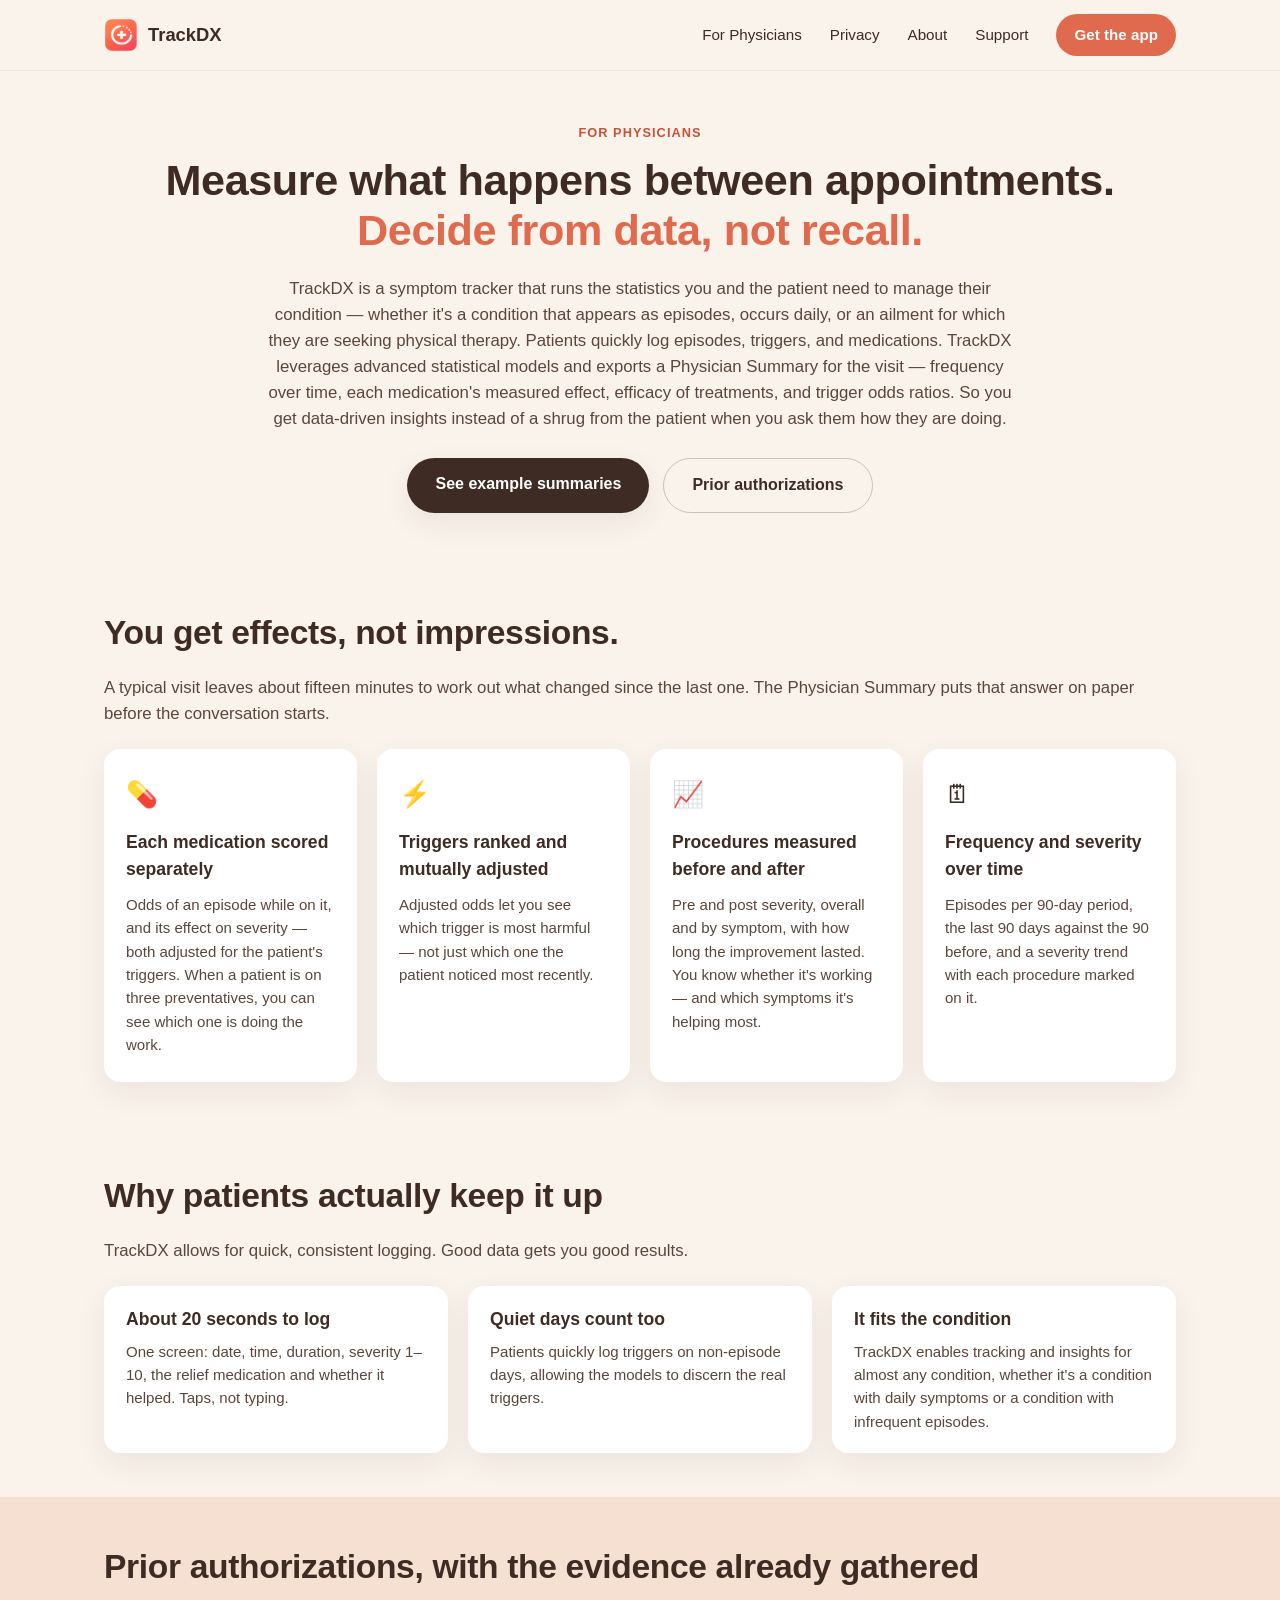
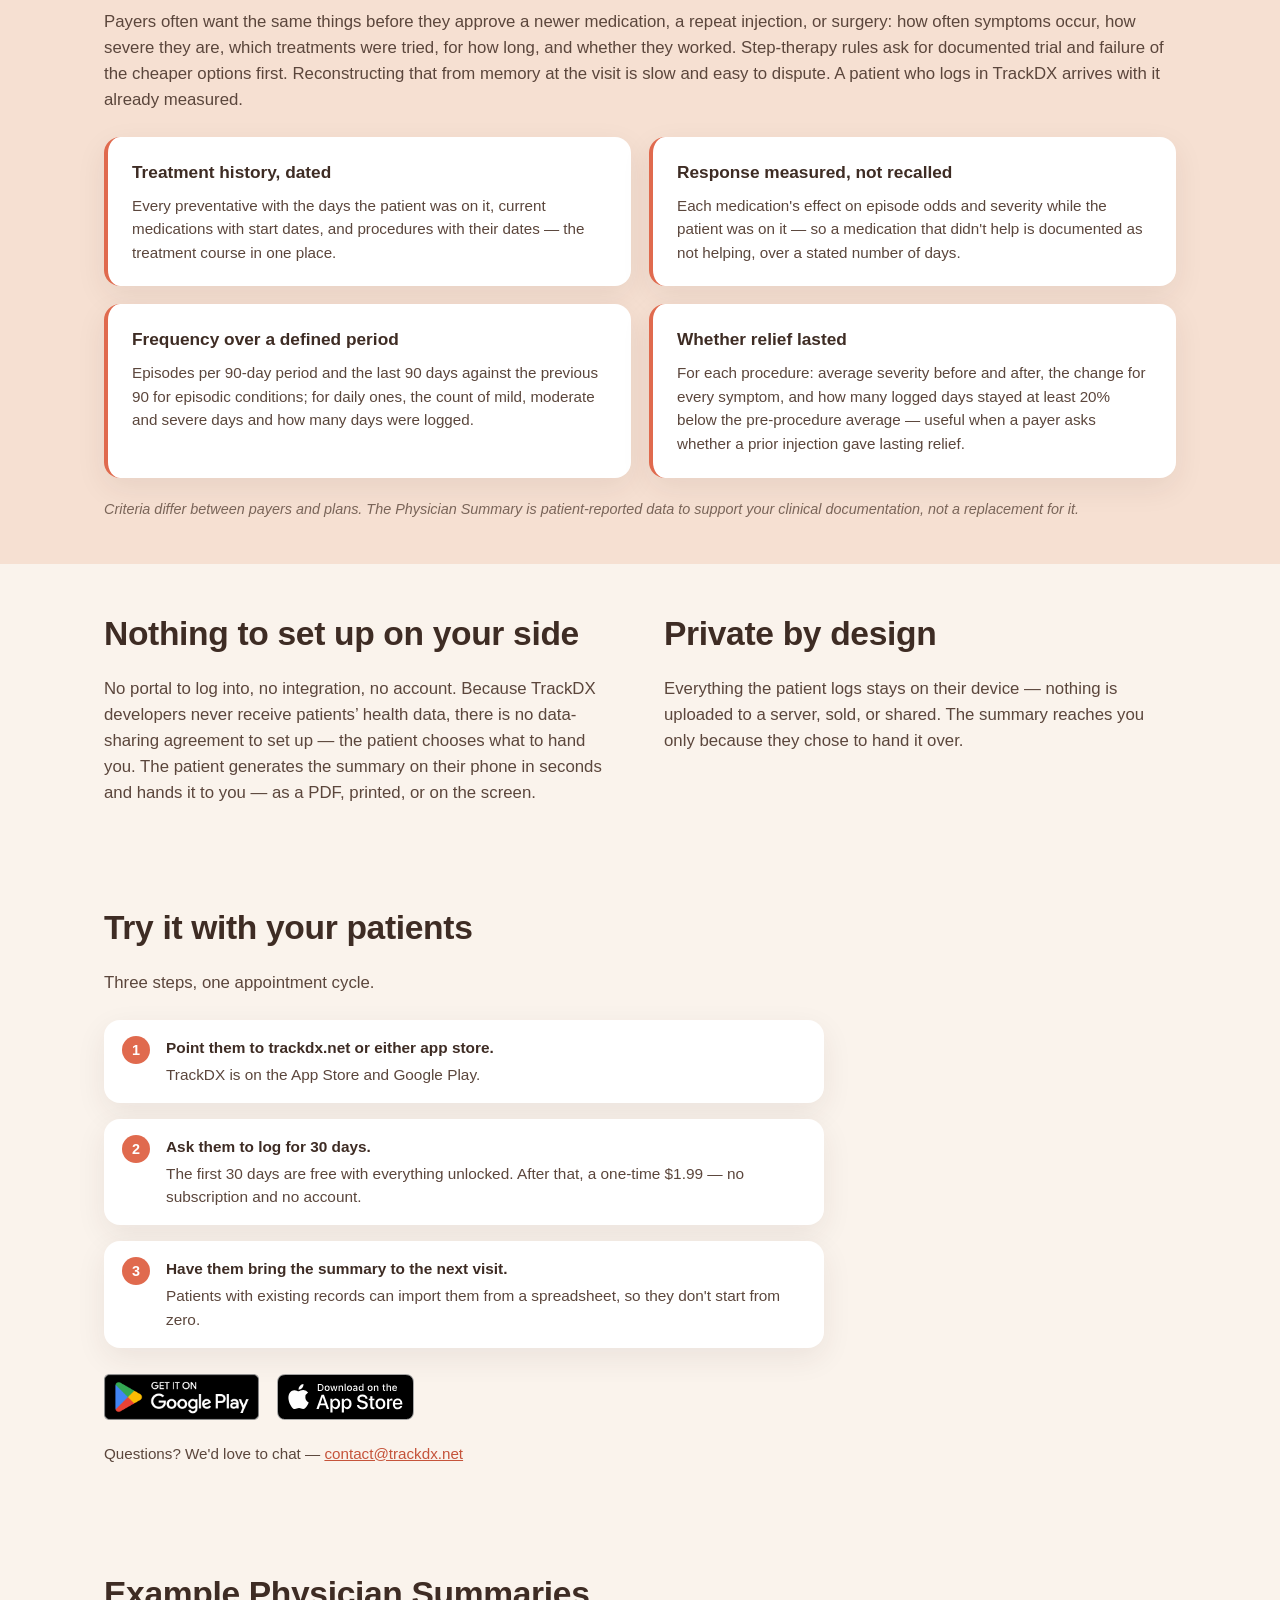
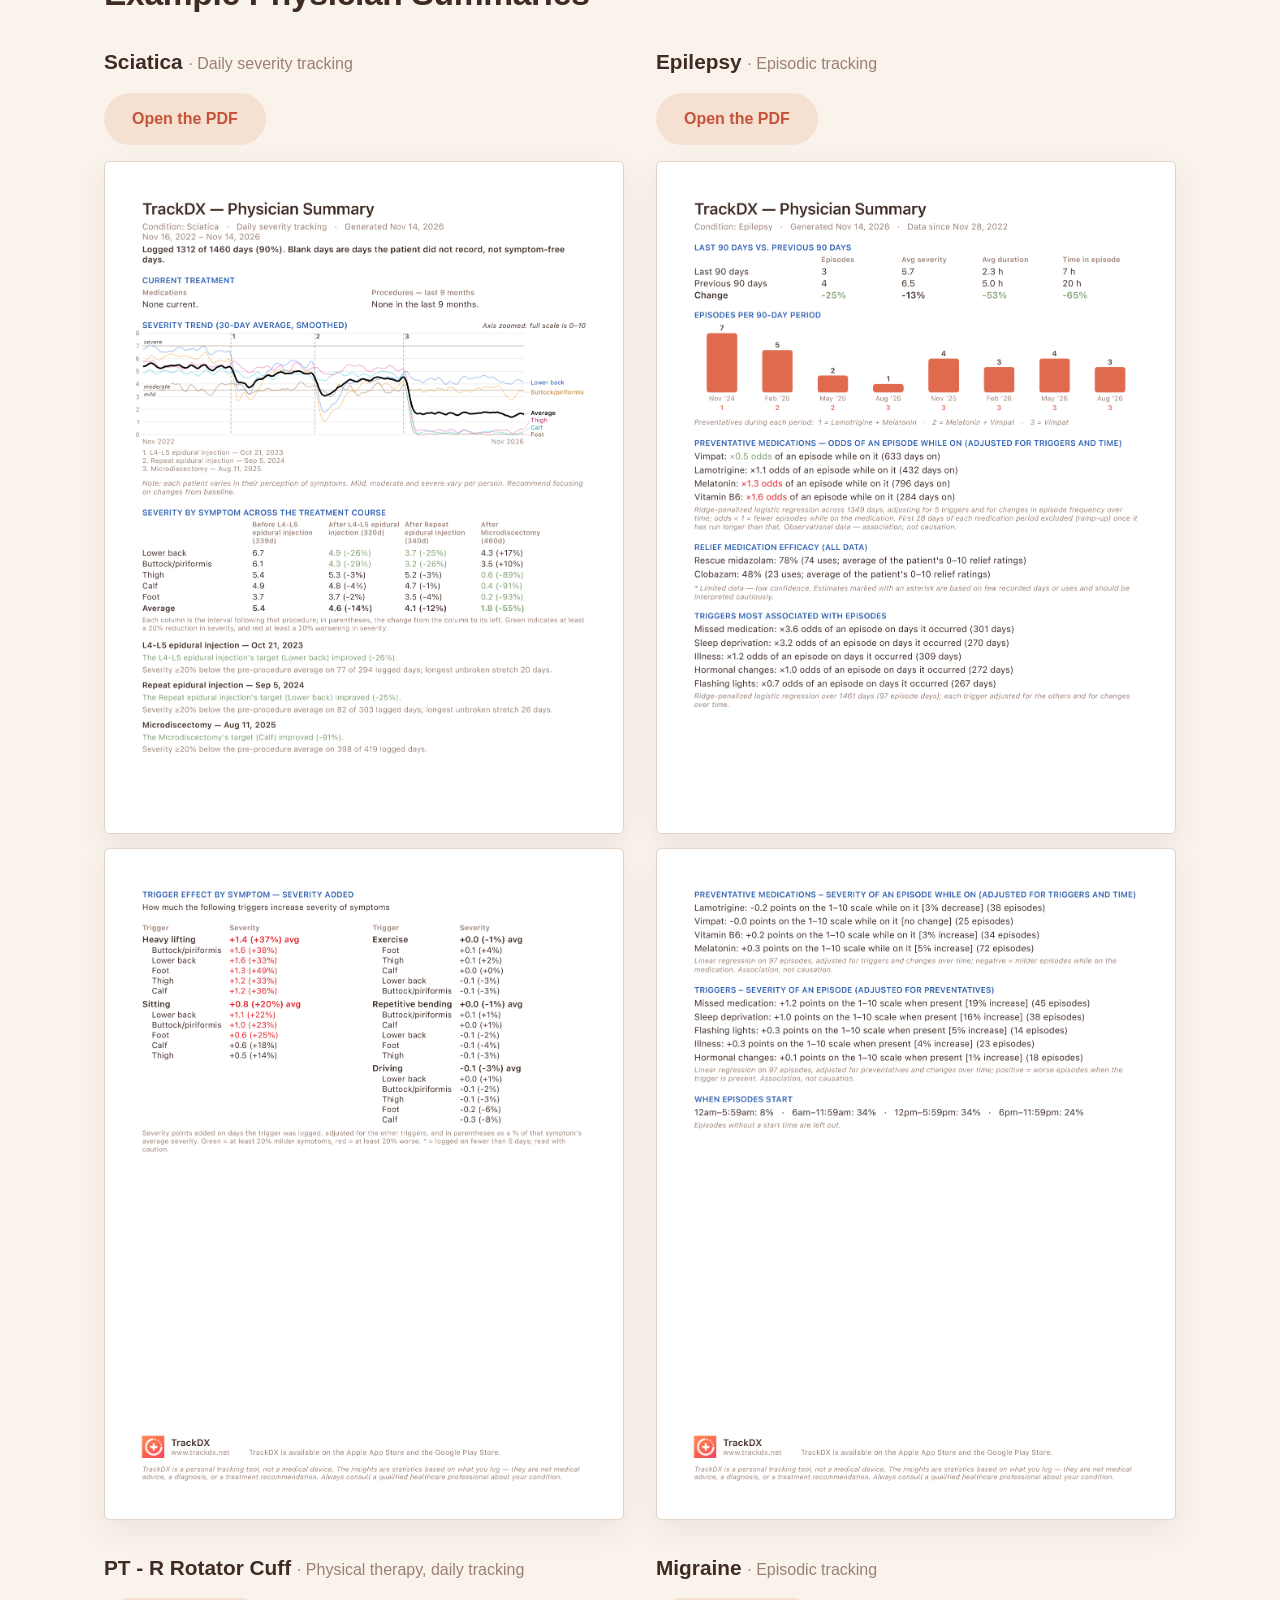
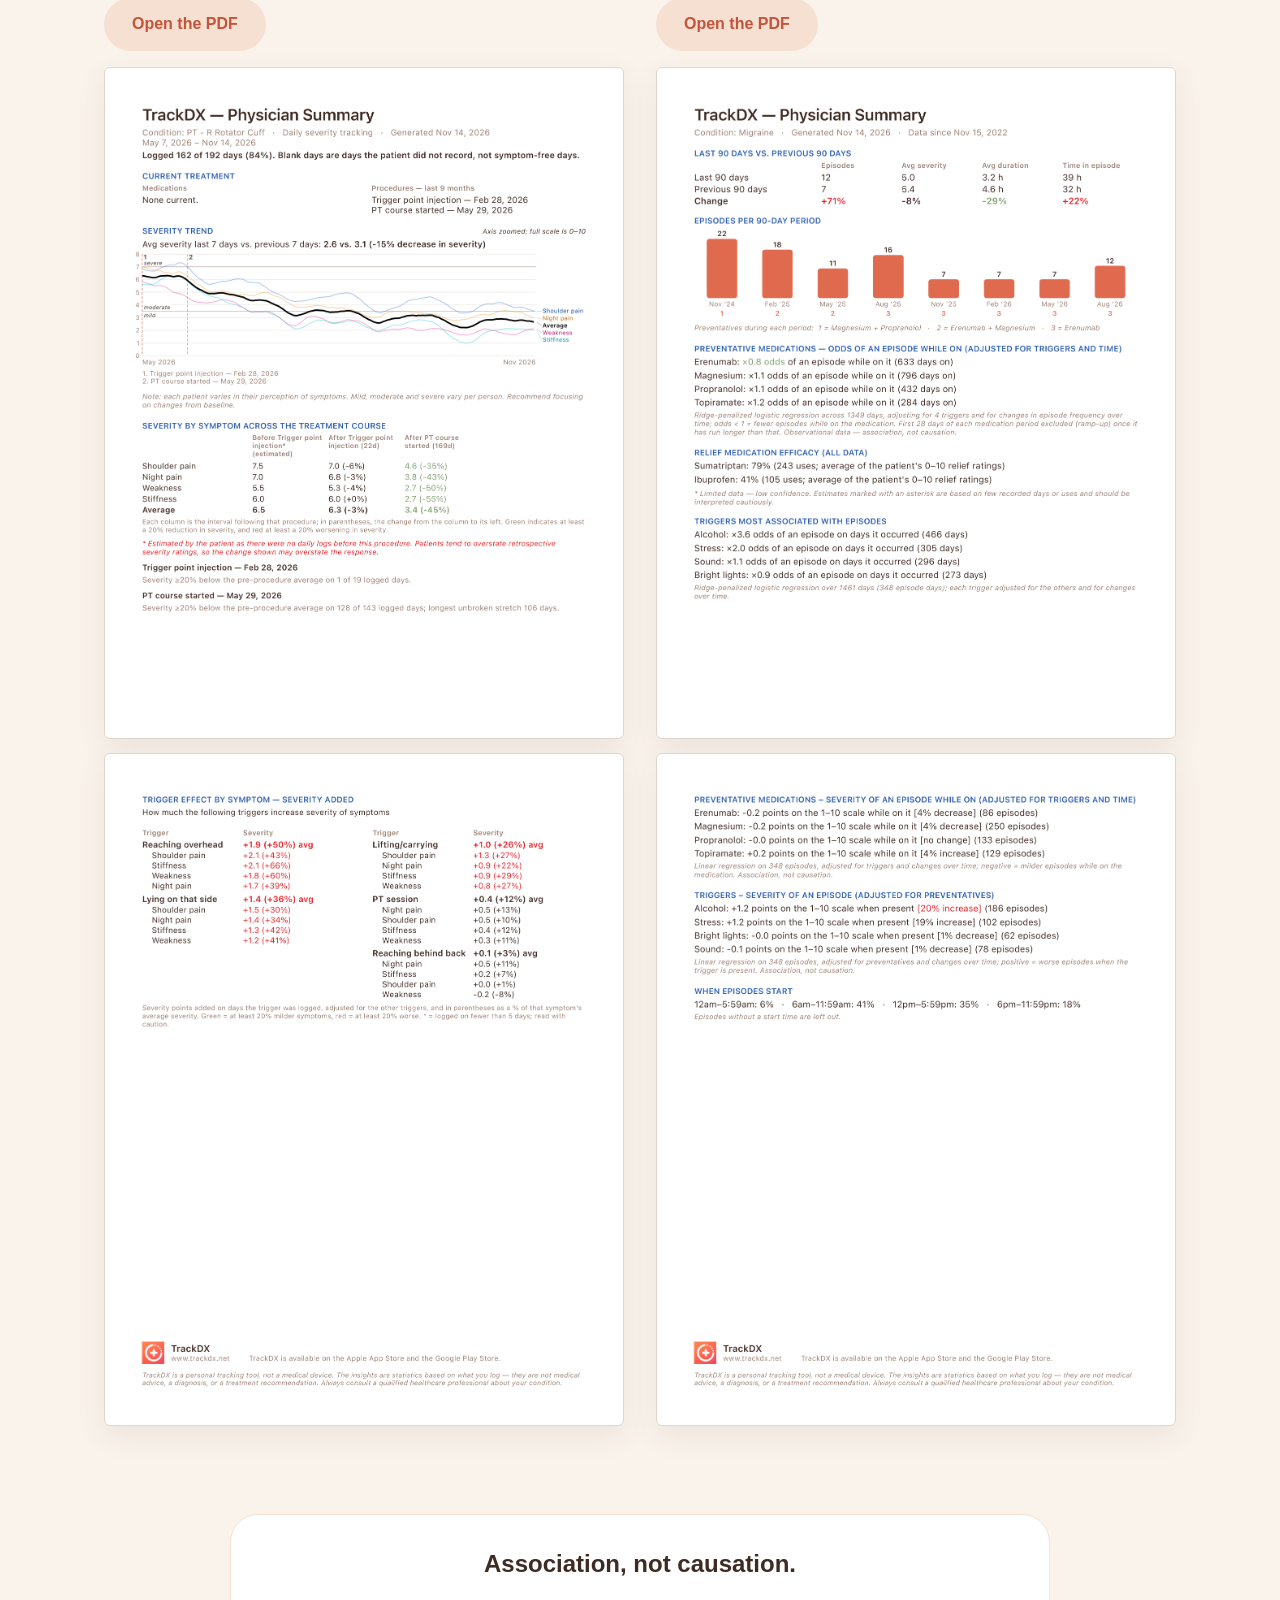
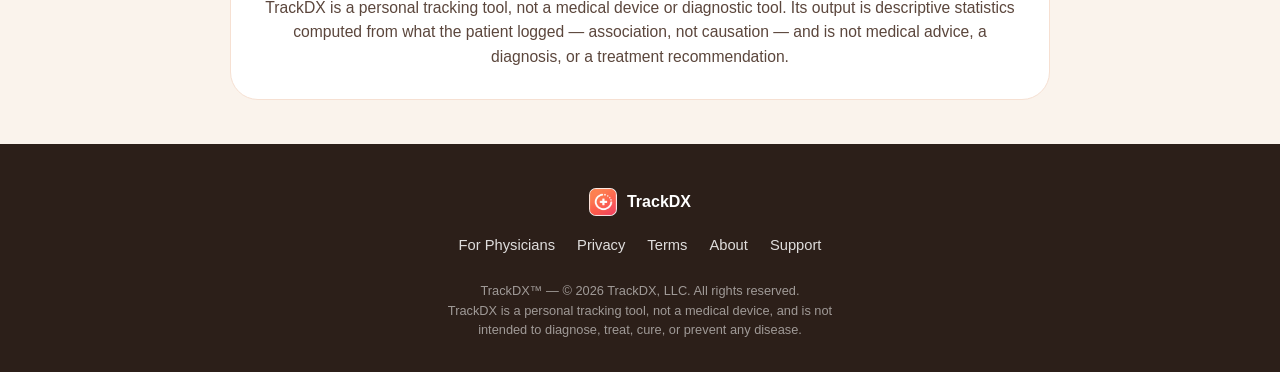
<file: physicians.html>
<!DOCTYPE html>
<html lang="en">
<head>
<meta charset="UTF-8">

<!-- Google tag (gtag.js) -->
<script async src="https://www.googletagmanager.com/gtag/js?id=G-Z09Z6HNYB4"></script>
<script>
  window.dataLayer = window.dataLayer || [];
  function gtag(){dataLayer.push(arguments);}
  gtag('js', new Date());

  gtag('config', 'G-Z09Z6HNYB4');
</script>

<meta name="viewport" content="width=device-width, initial-scale=1.0">
<title>For Physicians — TrackDX</title>
<meta name="description" content="TrackDX turns your patients' between-visit symptom logs into a Physician Summary: frequency over time, each medication's measured effect, procedure response and trigger odds ratios — and the documentation prior authorizations ask for.">

<link rel="icon" type="image/png" href="assets/img/favicon-32.png">
<link rel="apple-touch-icon" href="assets/img/app-icon-180.png">
<link rel="canonical" href="https://www.trackdx.net/physicians.html">
<link rel="stylesheet" href="css/style.css">
</head>
<body>

<a class="skip-link" href="#main">Skip to content</a>

<header class="site-header">
  <div class="container header-inner">
    <a class="brand" href="index.html#top">
      <img src="assets/img/app-icon-180.png" alt="TrackDX app icon" class="brand-icon">
      <span class="brand-name">TrackDX</span>
    </a>
    <nav class="site-nav" aria-label="Primary">
      <a href="physicians.html" aria-current="page">For Physicians</a>
      <a href="privacy.html">Privacy</a>
      <a href="about.html">About</a>
      <a href="support.html">Support</a>
      <a href="index.html#download" class="nav-cta">Get the app</a>
    </nav>
    <button class="nav-toggle" aria-label="Toggle menu" aria-expanded="false" id="navToggle">
      <span></span><span></span><span></span>
    </button>
  </div>
</header>

<main id="main" class="page-physicians">

  <!-- HERO -->
  <section class="page-hero">
    <div class="container">
      <p class="eyebrow">For physicians</p>
      <h1 class="physicians-title">Measure what happens between appointments.<br>
        <span>Decide from data, not recall.</span></h1>
      <p class="section-lead">
        TrackDX is a symptom tracker that runs the statistics you and the patient need to manage their
        condition — whether it's a condition that appears as episodes, occurs daily, or an ailment for which
        they are seeking physical therapy. Patients quickly log episodes, triggers, and medications. TrackDX leverages advanced
        statistical models and exports a Physician Summary for the visit — frequency over time, each
        medication's measured effect, efficacy of treatments, and trigger odds ratios. So you get
        data-driven insights instead of a shrug from the patient when you ask them how they are doing.
      </p>
      <div class="hero-actions physicians-actions">
        <a href="#examples" class="btn btn-primary">See example summaries</a>
        <a href="#prior-auth" class="btn btn-ghost">Prior authorizations</a>
      </div>
    </div>
  </section>

  <!-- WHY IT MATTERS AT THE VISIT -->
  <section class="band band-cream">
    <div class="container">
      <h2 class="section-title">You get effects, not impressions.</h2>
      <p class="section-lead">
        A typical visit leaves about fifteen minutes to work out what changed since the last one. The
        Physician Summary puts that answer on paper before the conversation starts.
      </p>
      <div class="feature-grid">
        <div class="feature-card">
          <div class="feature-icon" aria-hidden="true">💊</div>
          <h3>Each medication scored separately</h3>
          <p>Odds of an episode while on it, and its effect on severity — both adjusted for the patient's
          triggers. When a patient is on three preventatives, you can see which one is doing the work.</p>
        </div>
        <div class="feature-card">
          <div class="feature-icon" aria-hidden="true">⚡</div>
          <h3>Triggers ranked and mutually adjusted</h3>
          <p>Adjusted odds let you see which trigger is most harmful — not just which one the patient
          noticed most recently.</p>
        </div>
        <div class="feature-card">
          <div class="feature-icon" aria-hidden="true">📈</div>
          <h3>Procedures measured before and after</h3>
          <p>Pre and post severity, overall and by symptom, with how long the improvement lasted. You know
          whether it's working — and which symptoms it's helping most.</p>
        </div>
        <div class="feature-card">
          <div class="feature-icon" aria-hidden="true">🗓</div>
          <h3>Frequency and severity over time</h3>
          <p>Episodes per 90-day period, the last 90 days against the 90 before, and a severity trend with
          each procedure marked on it.</p>
        </div>
      </div>
    </div>
  </section>

  <!-- WHY PATIENTS KEEP IT UP -->
  <section class="band">
    <div class="container">
      <h2 class="section-title">Why patients actually keep it up</h2>
      <p class="section-lead">
        TrackDX allows for quick, consistent logging. Good data gets you good results.
      </p>
      <div class="feature-grid physicians-grid-3">
        <div class="feature-card">
          <h3>About 20 seconds to log</h3>
          <p>One screen: date, time, duration, severity 1–10, the relief medication and whether it helped.
          Taps, not typing.</p>
        </div>
        <div class="feature-card">
          <h3>Quiet days count too</h3>
          <p>Patients quickly log triggers on non-episode days, allowing the models to discern the real
          triggers.</p>
        </div>
        <div class="feature-card">
          <h3>It fits the condition</h3>
          <p>TrackDX enables tracking and insights for almost any condition, whether it's a condition with daily symptoms or a condition with infrequent episodes.</p>
        </div>
      </div>
    </div>
  </section>

  <!-- PRIOR AUTHORIZATIONS -->
  <section id="prior-auth" class="band band-peach">
    <div class="container">
      <h2 class="section-title">Prior authorizations, with the evidence already gathered</h2>
      <p class="section-lead">
        Payers often want the same things before they approve a newer medication, a repeat injection, or
        surgery: how often symptoms occur, how severe they are, which treatments were tried, for how long,
        and whether they worked. Step-therapy rules ask for documented trial and failure of the cheaper
        options first. Reconstructing that from memory at the visit is slow and easy to dispute. A patient
        who logs in TrackDX arrives with it already measured.
      </p>
      <div class="pa-grid">
        <div class="pa-card">
          <h3>Treatment history, dated</h3>
          <p>Every preventative with the days the patient was on it, current medications with start dates,
          and procedures with their dates — the treatment course in one place.</p>
        </div>
        <div class="pa-card">
          <h3>Response measured, not recalled</h3>
          <p>Each medication's effect on episode odds and severity while the patient was on it — so a
          medication that didn't help is documented as not helping, over a stated number of days.</p>
        </div>
        <div class="pa-card">
          <h3>Frequency over a defined period</h3>
          <p>Episodes per 90-day period and the last 90 days against the previous 90 for episodic
          conditions; for daily ones, the count of mild, moderate and severe days and how many days were
          logged.</p>
        </div>
        <div class="pa-card">
          <h3>Whether relief lasted</h3>
          <p>For each procedure: average severity before and after, the change for every symptom, and how
          many logged days stayed at least 20% below the pre-procedure average — useful when a payer asks
          whether a prior injection gave lasting relief.</p>
        </div>
      </div>
      <p class="pa-note">
        Criteria differ between payers and plans. The Physician Summary is patient-reported data to support
        your clinical documentation, not a replacement for it.
      </p>
    </div>
  </section>

  <!-- PRIVACY / NO SETUP -->
  <section class="band">
    <div class="container two-col">
      <div>
        <h2 class="section-title">Nothing to set up on your side</h2>
        <p class="section-lead">
          No portal to log into, no integration, no account. Because TrackDX developers never receive patients’ health data, there is no data-sharing agreement to set up — the patient chooses what to hand you. The patient generates the summary on their phone in seconds and hands it to you — as a PDF, printed, or on the screen.
        </p>
      </div>
      <div>
        <h2 class="section-title">Private by design</h2>
        <p class="section-lead">
          Everything the patient logs stays on their device — nothing is uploaded to a server, sold, or
          shared. The summary reaches you only because they chose to hand it over.
        </p>
      </div>
    </div>
  </section>

  <!-- RECOMMEND -->
  <section class="band band-cream">
    <div class="container">
      <h2 class="section-title">Try it with your patients</h2>
      <p class="section-lead">Three steps, one appointment cycle.</p>
      <ol class="steps-list">
        <li><strong>Point them to trackdx.net or either app store.</strong>
          TrackDX is on the App Store and Google Play.</li>
        <li><strong>Ask them to log for 30 days.</strong>
          The first 30 days are free with everything unlocked. After that, a one-time $1.99 — no
          subscription and no account.</li>
        <li><strong>Have them bring the summary to the next visit.</strong>
          Patients with existing records can import them from a spreadsheet, so they don't start from zero.</li>
      </ol>
      <div class="store-badges physicians-badges">
        <a class="store-badge-link"
           href="https://play.google.com/store/apps/details?id=net.trackdx.app"
           rel="noopener">
          <img class="store-badge-art" src="assets/img/google-play-badge.png" alt="Get it on Google Play">
        </a>
        <a class="store-badge-link"
           href="https://apps.apple.com/us/app/trackdx/id6793698844"
           rel="noopener">
          <img class="store-badge-art" src="assets/img/app-store-badge.svg" alt="Download on the App Store">
        </a>
      </div>
      <p class="download-note physicians-contact">Questions? We'd love to chat —
        <a href="mailto:contact@trackdx.net?subject=TrackDX%20for%20clinicians">contact@trackdx.net</a></p>
    </div>
  </section>

  <!-- EXAMPLES -->
  <section id="examples" class="band">
    <div class="container">
      <h2 class="section-title">Example Physician Summaries</h2>
      <div class="summary-grid">
        <div class="summary-col">
          <h3>Sciatica <span>· Daily severity tracking</span></h3>
          <a class="btn btn-secondary summary-pdf" href="assets/files/TrackDX-Sample-Summary-Sciatica.pdf">Open the PDF</a>
          <div class="summary-pages">
            <img src="assets/img/summary-sciatica-1.png" alt="Sciatica Physician Summary, page 1: severity trend for every symptom with procedure markers, and severity by symptom across the treatment course with percent change and each procedure's result" loading="lazy">
            <img src="assets/img/summary-sciatica-2.png" alt="Sciatica Physician Summary, page 2: trigger effect by symptom, in points and percent" loading="lazy">
          </div>
        </div>
        <div class="summary-col">
          <h3>Epilepsy <span>· Episodic tracking</span></h3>
          <a class="btn btn-secondary summary-pdf" href="assets/files/TrackDX-Sample-Summary-Epilepsy.pdf">Open the PDF</a>
          <div class="summary-pages">
            <img src="assets/img/summary-epilepsy-1.png" alt="Epilepsy Physician Summary, page 1: last 90 days versus previous 90 with percent change, episodes per 90-day period, preventative medication odds, relief medication efficacy, and trigger odds" loading="lazy">
            <img src="assets/img/summary-epilepsy-2.png" alt="Epilepsy Physician Summary, page 2: severity of an episode on each preventative and with each trigger, and when episodes start" loading="lazy">
          </div>
        </div>
        <div class="summary-col">
          <h3>PT - R Rotator Cuff <span>· Physical therapy, daily tracking</span></h3>
          <a class="btn btn-secondary summary-pdf" href="assets/files/TrackDX-Sample-Summary-PT-Rotator-Cuff.pdf">Open the PDF</a>
          <div class="summary-pages">
            <img src="assets/img/summary-pt-rotator-cuff-1.png" alt="Physical therapy (right rotator cuff) Physician Summary, page 1: last 7 days versus previous 7, severity trend for every symptom, and severity by symptom across the treatment course, including the patient's estimated baseline" loading="lazy">
            <img src="assets/img/summary-pt-rotator-cuff-2.png" alt="Physical therapy (right rotator cuff) Physician Summary, page 2: trigger effect by symptom, in points and percent" loading="lazy">
          </div>
        </div>
        <div class="summary-col">
          <h3>Migraine <span>· Episodic tracking</span></h3>
          <a class="btn btn-secondary summary-pdf" href="assets/files/TrackDX-Sample-Summary-Migraine.pdf">Open the PDF</a>
          <div class="summary-pages">
            <img src="assets/img/summary-migraine-1.png" alt="Migraine Physician Summary, page 1: last 90 days versus previous 90 with percent change, episodes per 90-day period, preventative medication odds, relief medication efficacy, and trigger odds" loading="lazy">
            <img src="assets/img/summary-migraine-2.png" alt="Migraine Physician Summary, page 2: severity of an episode on each preventative and with each trigger, and when episodes start" loading="lazy">
          </div>
        </div>
      </div>
    </div>
  </section>

  <!-- DISCLAIMER -->
  <section class="band band-cream">
    <div class="container">
      <div class="disclaimer-box">
        <h2>Association, not causation.</h2>
        <p>
          TrackDX is a personal tracking tool, not a medical device or diagnostic tool. Its output is
          descriptive statistics computed from what the patient logged — association, not causation — and
          is not medical advice, a diagnosis, or a treatment recommendation.
        </p>
      </div>
    </div>
  </section>

</main>

<footer class="site-footer">
  <div class="container footer-inner">
    <div class="footer-brand">
      <img src="assets/img/app-icon-180.png" alt="TrackDX app icon" class="footer-icon">
      <span>TrackDX</span>
    </div>
    <nav class="footer-nav" aria-label="Footer">
      <a href="physicians.html">For Physicians</a>
      <a href="privacy.html">Privacy</a>
      <a href="terms.html">Terms</a>
      <a href="about.html">About</a>
      <a href="support.html">Support</a>
    </nav>
    <p class="footer-legal">
      TrackDX™ — © 2026 TrackDX, LLC. All rights reserved.<br>
      TrackDX is a personal tracking tool, not a medical device, and is not intended to diagnose, treat,
      cure, or prevent any disease.
    </p>
  </div>
</footer>

<script src="js/main.js"></script>
</body>
</html>
</file>
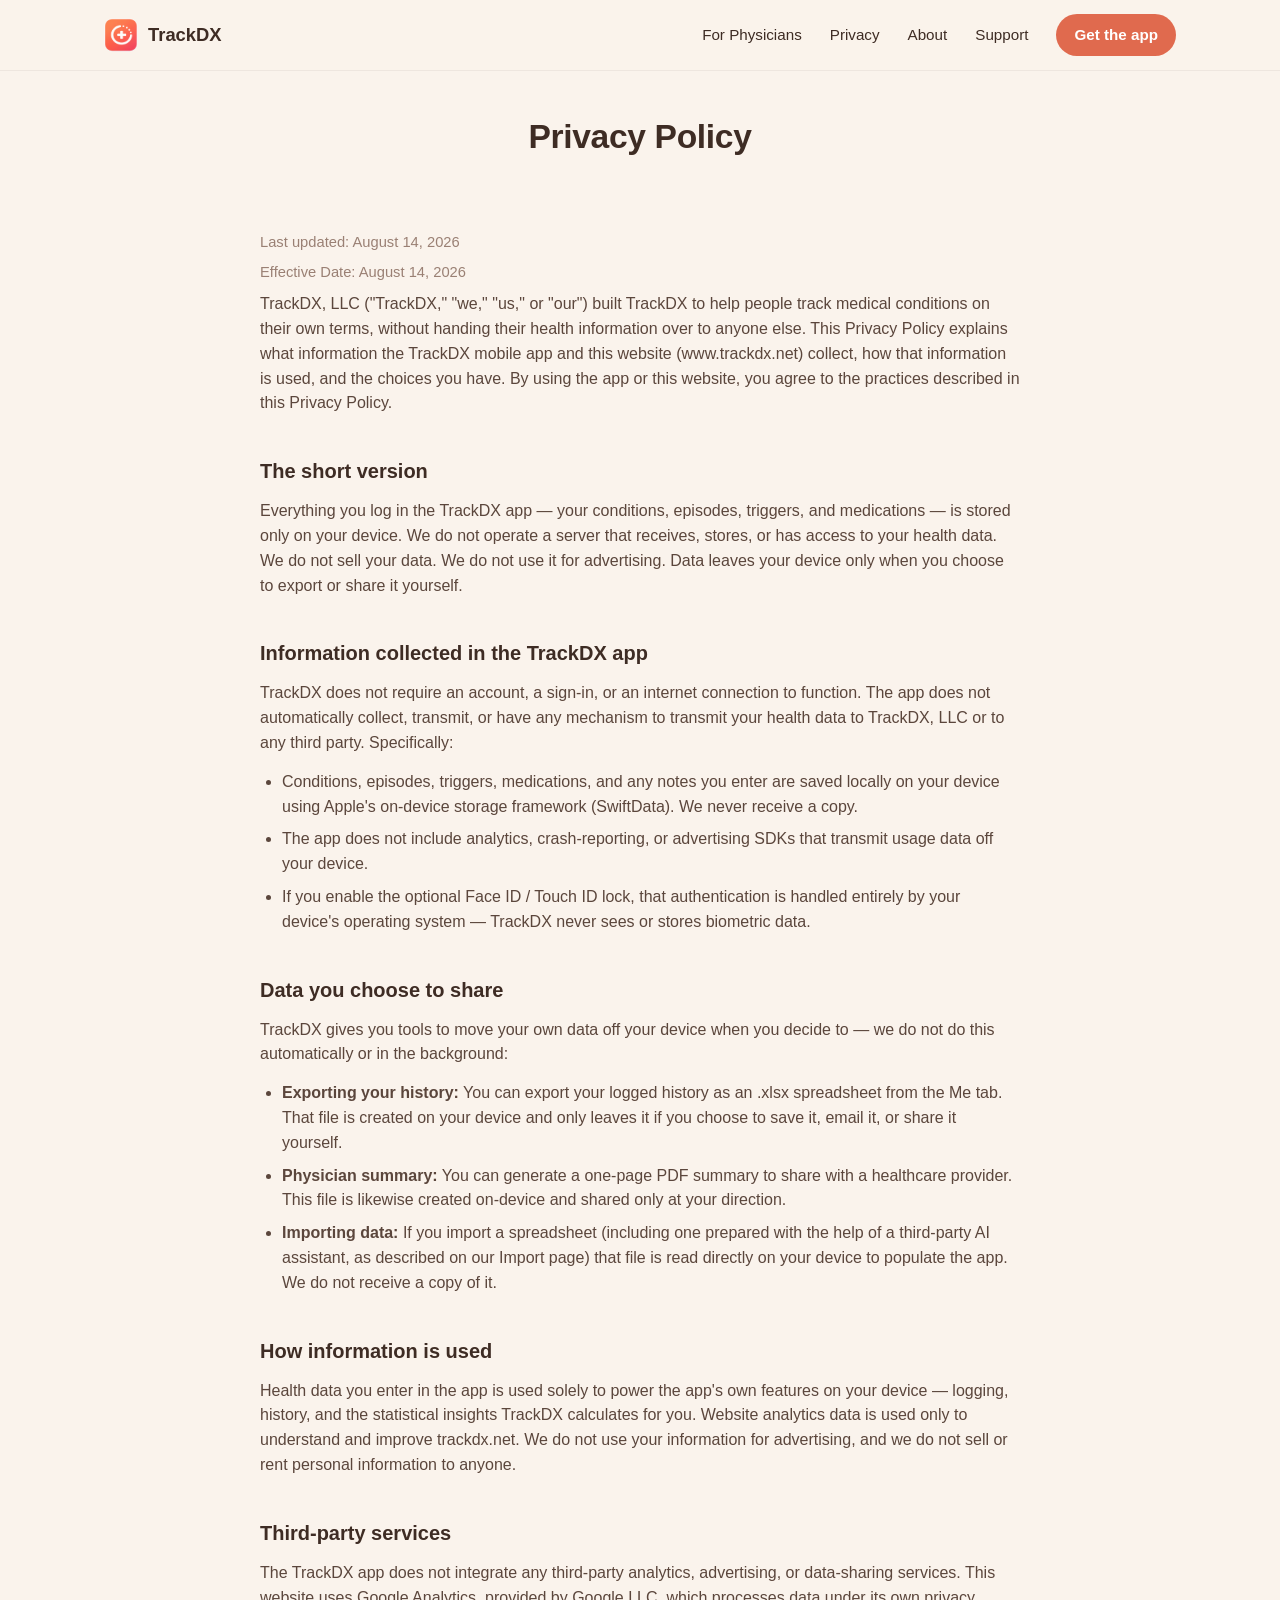
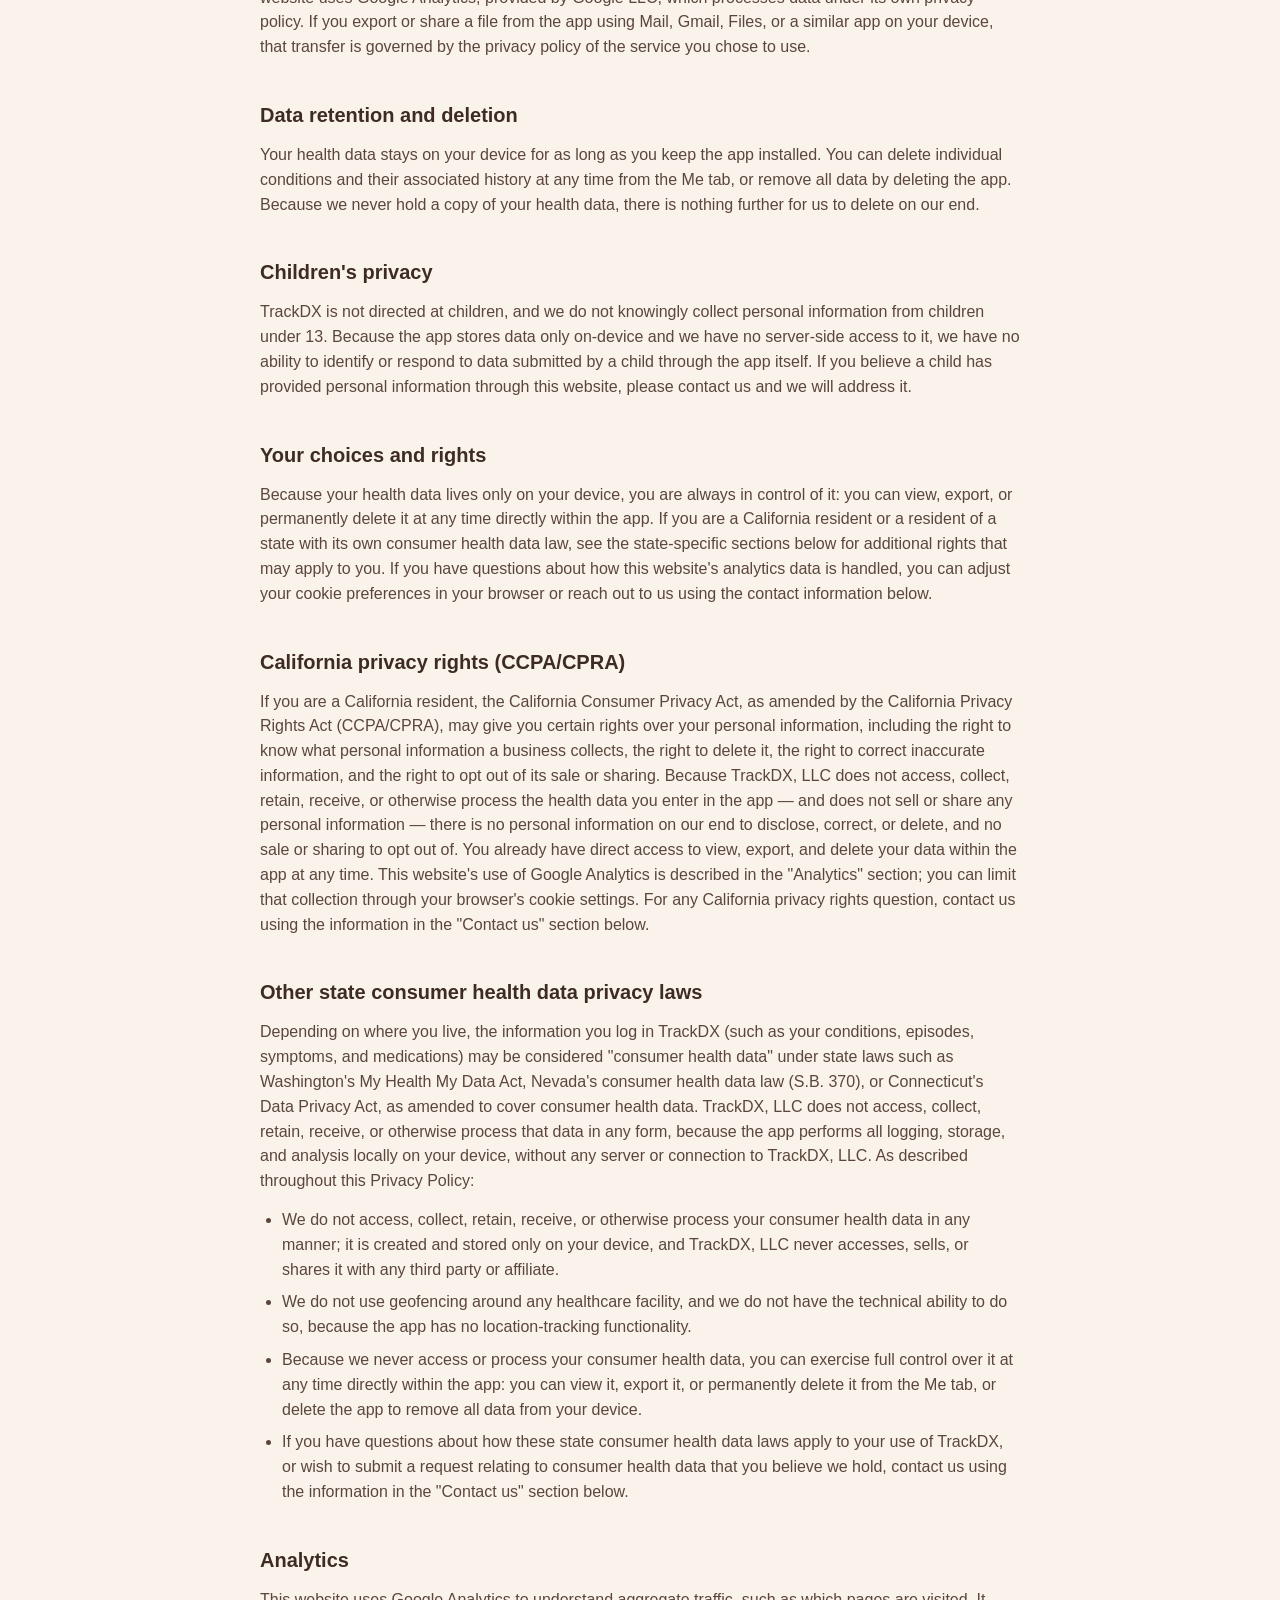
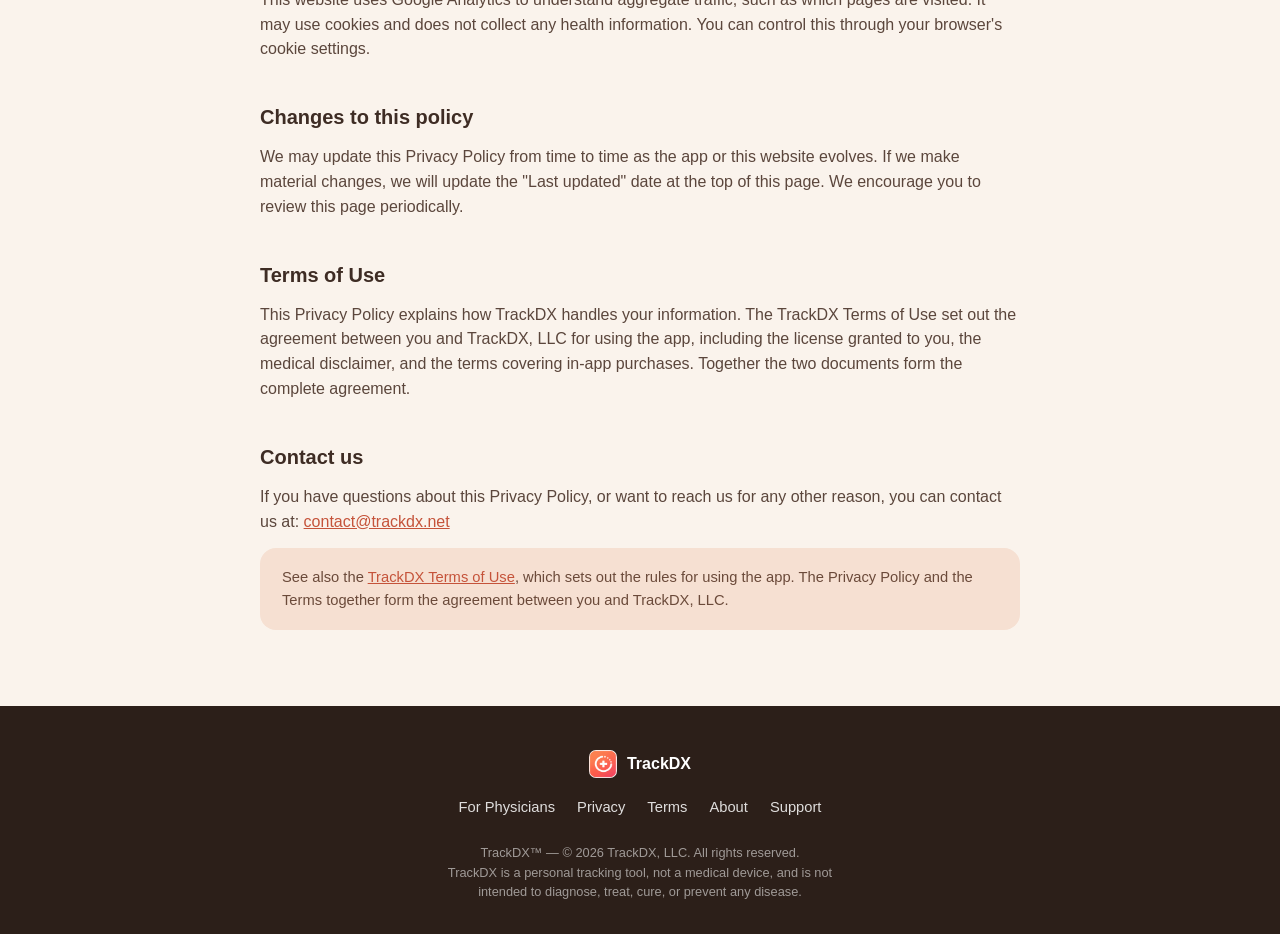
<file: privacy.html>
<!DOCTYPE html>
<html lang="en">
<head>
<meta charset="UTF-8">

<!-- Google tag (gtag.js) -->
<script async src="https://www.googletagmanager.com/gtag/js?id=G-Z09Z6HNYB4"></script>
<script>
  window.dataLayer = window.dataLayer || [];
  function gtag(){dataLayer.push(arguments);}
  gtag('js', new Date());

  gtag('config', 'G-Z09Z6HNYB4');
</script>

<meta name="viewport" content="width=device-width, initial-scale=1.0">
<title>Privacy Policy — TrackDX</title>
<meta name="description" content="How TrackDX handles your information. Everything you log is stored on your device — TrackDX, LLC operates no server that receives your health data.">

<link rel="icon" type="image/png" href="assets/img/favicon-32.png">
<link rel="apple-touch-icon" href="assets/img/app-icon-180.png">
<link rel="stylesheet" href="css/style.css">
</head>
<body>

<!-- GENERATED FILE — do not edit by hand.
     Source: "TrackDX Privacy Policy.docx" -> tools/privacy_extract.py -> tools/privacy_generate.py -->

<a class="skip-link" href="#main">Skip to content</a>

<header class="site-header">
  <div class="container header-inner">
    <a class="brand" href="index.html#top">
      <img src="assets/img/app-icon-180.png" alt="TrackDX app icon" class="brand-icon">
      <span class="brand-name">TrackDX</span>
    </a>
    <nav class="site-nav" aria-label="Primary">
      <a href="physicians.html">For Physicians</a>
      <a href="privacy.html">Privacy</a>
      <a href="about.html">About</a>
      <a href="support.html">Support</a>
      <a href="index.html#download" class="nav-cta">Get the app</a>
    </nav>
    <button class="nav-toggle" aria-label="Toggle menu" aria-expanded="false" id="navToggle">
      <span></span><span></span><span></span>
    </button>
  </div>
</header>

<main id="main">

  <section class="page-hero">
    <div class="container">
      <h1 class="section-title">Privacy Policy</h1>
    </div>
  </section>

  <section class="band">
    <div class="container">
      <p class="policy-meta">Last updated: August 14, 2026</p>
      <p class="policy-meta">Effective Date: August 14, 2026</p>

      <div class="policy-content">
        <p>TrackDX, LLC (&quot;TrackDX,&quot; &quot;we,&quot; &quot;us,&quot; or &quot;our&quot;) built TrackDX to help people track medical conditions on their own terms, without handing their health information over to anyone else. This Privacy Policy explains what information the TrackDX mobile app and this website (www.trackdx.net) collect, how that information is used, and the choices you have. By using the app or this website, you agree to the practices described in this Privacy Policy.</p>
        <h2>The short version</h2>
        <p>Everything you log in the TrackDX app — your conditions, episodes, triggers, and medications — is stored only on your device. We do not operate a server that receives, stores, or has access to your health data. We do not sell your data. We do not use it for advertising. Data leaves your device only when you choose to export or share it yourself.</p>
        <h2>Information collected in the TrackDX app</h2>
        <p>TrackDX does not require an account, a sign-in, or an internet connection to function. The app does not automatically collect, transmit, or have any mechanism to transmit your health data to TrackDX, LLC or to any third party. Specifically:</p>
        <ul>
          <li>Conditions, episodes, triggers, medications, and any notes you enter are saved locally on your device using Apple&#x27;s on-device storage framework (SwiftData). We never receive a copy.</li>
          <li>The app does not include analytics, crash-reporting, or advertising SDKs that transmit usage data off your device.</li>
          <li>If you enable the optional Face ID / Touch ID lock, that authentication is handled entirely by your device&#x27;s operating system — TrackDX never sees or stores biometric data.</li>
        </ul>
        <h2>Data you choose to share</h2>
        <p>TrackDX gives you tools to move your own data off your device when you decide to — we do not do this automatically or in the background:</p>
        <ul>
          <li><strong>Exporting your history:</strong> You can export your logged history as an .xlsx spreadsheet from the Me tab. That file is created on your device and only leaves it if you choose to save it, email it, or share it yourself.</li>
          <li><strong>Physician summary:</strong> You can generate a one-page PDF summary to share with a healthcare provider. This file is likewise created on-device and shared only at your direction.</li>
          <li><strong>Importing data:</strong> If you import a spreadsheet (including one prepared with the help of a third-party AI assistant, as described on our Import page) that file is read directly on your device to populate the app. We do not receive a copy of it.</li>
        </ul>
        <h2>How information is used</h2>
        <p>Health data you enter in the app is used solely to power the app&#x27;s own features on your device — logging, history, and the statistical insights TrackDX calculates for you. Website analytics data is used only to understand and improve trackdx.net. We do not use your information for advertising, and we do not sell or rent personal information to anyone.</p>
        <h2>Third-party services</h2>
        <p>The TrackDX app does not integrate any third-party analytics, advertising, or data-sharing services. This website uses Google Analytics, provided by Google LLC, which processes data under its own privacy policy. If you export or share a file from the app using Mail, Gmail, Files, or a similar app on your device, that transfer is governed by the privacy policy of the service you chose to use.</p>
        <h2>Data retention and deletion</h2>
        <p>Your health data stays on your device for as long as you keep the app installed. You can delete individual conditions and their associated history at any time from the Me tab, or remove all data by deleting the app. Because we never hold a copy of your health data, there is nothing further for us to delete on our end.</p>
        <h2>Children&#x27;s privacy</h2>
        <p>TrackDX is not directed at children, and we do not knowingly collect personal information from children under 13. Because the app stores data only on-device and we have no server-side access to it, we have no ability to identify or respond to data submitted by a child through the app itself. If you believe a child has provided personal information through this website, please contact us and we will address it.</p>
        <h2>Your choices and rights</h2>
        <p>Because your health data lives only on your device, you are always in control of it: you can view, export, or permanently delete it at any time directly within the app. If you are a California resident or a resident of a state with its own consumer health data law, see the state-specific sections below for additional rights that may apply to you. If you have questions about how this website&#x27;s analytics data is handled, you can adjust your cookie preferences in your browser or reach out to us using the contact information below.</p>
        <h2>California privacy rights (CCPA/CPRA)</h2>
        <p>If you are a California resident, the California Consumer Privacy Act, as amended by the California Privacy Rights Act (CCPA/CPRA), may give you certain rights over your personal information, including the right to know what personal information a business collects, the right to delete it, the right to correct inaccurate information, and the right to opt out of its sale or sharing. Because TrackDX, LLC does not access, collect, retain, receive, or otherwise process the health data you enter in the app — and does not sell or share any personal information — there is no personal information on our end to disclose, correct, or delete, and no sale or sharing to opt out of. You already have direct access to view, export, and delete your data within the app at any time. This website&#x27;s use of Google Analytics is described in the &quot;Analytics&quot; section; you can limit that collection through your browser&#x27;s cookie settings. For any California privacy rights question, contact us using the information in the &quot;Contact us&quot; section below.</p>
        <h2>Other state consumer health data privacy laws</h2>
        <p>Depending on where you live, the information you log in TrackDX (such as your conditions, episodes, symptoms, and medications) may be considered &quot;consumer health data&quot; under state laws such as Washington&#x27;s My Health My Data Act, Nevada&#x27;s consumer health data law (S.B. 370), or Connecticut&#x27;s Data Privacy Act, as amended to cover consumer health data. TrackDX, LLC does not access, collect, retain, receive, or otherwise process that data in any form, because the app performs all logging, storage, and analysis locally on your device, without any server or connection to TrackDX, LLC. As described throughout this Privacy Policy:</p>
        <ul>
          <li>We do not access, collect, retain, receive, or otherwise process your consumer health data in any manner; it is created and stored only on your device, and TrackDX, LLC never accesses, sells, or shares it with any third party or affiliate.</li>
          <li>We do not use geofencing around any healthcare facility, and we do not have the technical ability to do so, because the app has no location-tracking functionality.</li>
          <li>Because we never access or process your consumer health data, you can exercise full control over it at any time directly within the app: you can view it, export it, or permanently delete it from the Me tab, or delete the app to remove all data from your device.</li>
          <li>If you have questions about how these state consumer health data laws apply to your use of TrackDX, or wish to submit a request relating to consumer health data that you believe we hold, contact us using the information in the &quot;Contact us&quot; section below.</li>
        </ul>
        <h2>Analytics</h2>
        <p>This website uses Google Analytics to understand aggregate traffic, such as which pages are visited. It may use cookies and does not collect any health information. You can control this through your browser&#x27;s cookie settings.</p>
        <h2>Changes to this policy</h2>
        <p>We may update this Privacy Policy from time to time as the app or this website evolves. If we make material changes, we will update the &quot;Last updated&quot; date at the top of this page. We encourage you to review this page periodically.</p>
        <h2>Terms of Use</h2>
        <p>This Privacy Policy explains how TrackDX handles your information. The TrackDX Terms of Use set out the agreement between you and TrackDX, LLC for using the app, including the license granted to you, the medical disclaimer, and the terms covering in-app purchases. Together the two documents form the complete agreement.</p>
        <h2>Contact us</h2>
        <p>If you have questions about this Privacy Policy, or want to reach us for any other reason, you can contact us at: <a href="mailto:contact@trackdx.net">contact@trackdx.net</a></p>

        <div class="policy-note">
          See also the <a href="terms.html">TrackDX Terms of Use</a>, which sets out the rules for using
          the app. The Privacy Policy and the Terms together form the agreement between you and
          TrackDX, LLC.
        </div>
      </div>
    </div>
  </section>

</main>

<footer class="site-footer">
  <div class="container footer-inner">
    <div class="footer-brand">
      <img src="assets/img/app-icon-180.png" alt="TrackDX app icon" class="footer-icon">
      <span>TrackDX</span>
    </div>
    <nav class="footer-nav" aria-label="Footer">
      <a href="physicians.html">For Physicians</a>
      <a href="privacy.html">Privacy</a>
      <a href="terms.html">Terms</a>
      <a href="about.html">About</a>
      <a href="support.html">Support</a>
    </nav>
    <p class="footer-legal">
      TrackDX™ — © 2026 TrackDX, LLC. All rights reserved.<br>
      TrackDX is a personal tracking tool, not a medical device, and is not intended to diagnose, treat,
      cure, or prevent any disease.
    </p>
  </div>
</footer>

<script src="js/main.js"></script>
</body>
</html>
</file>
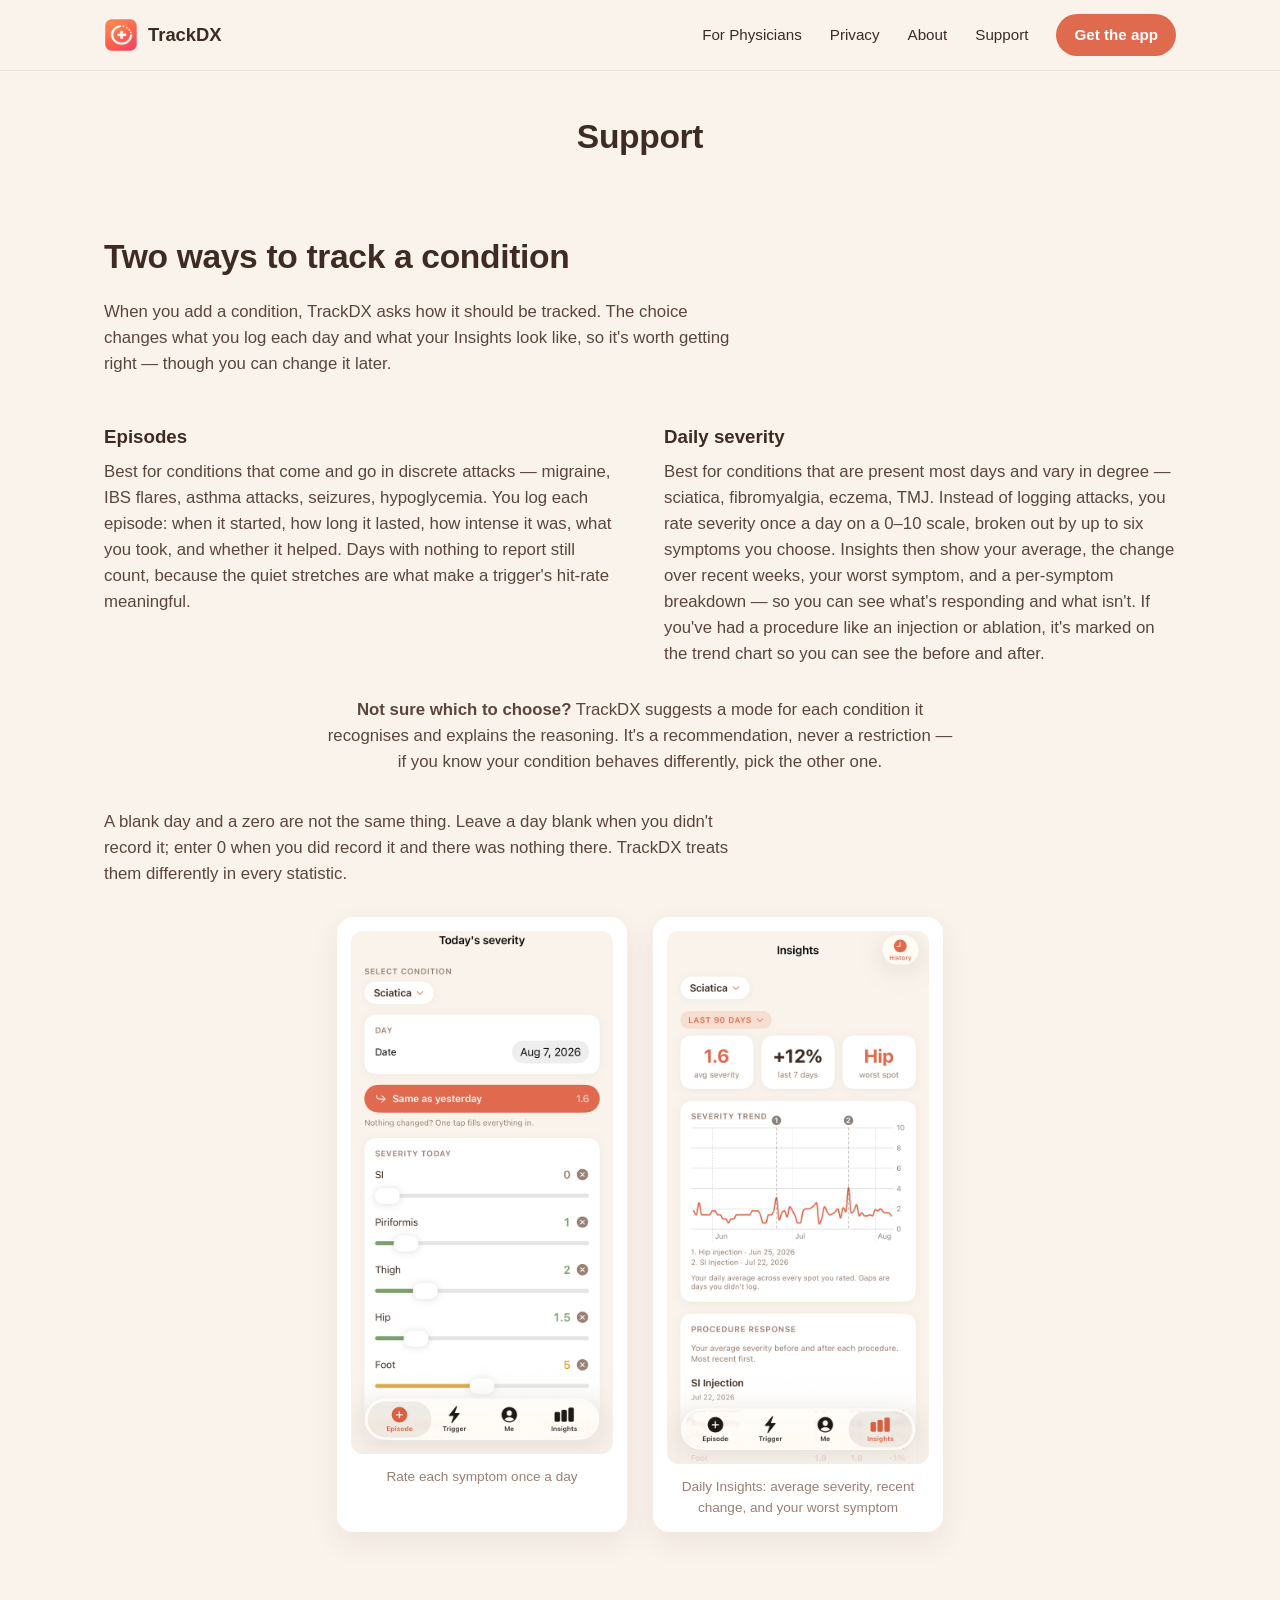
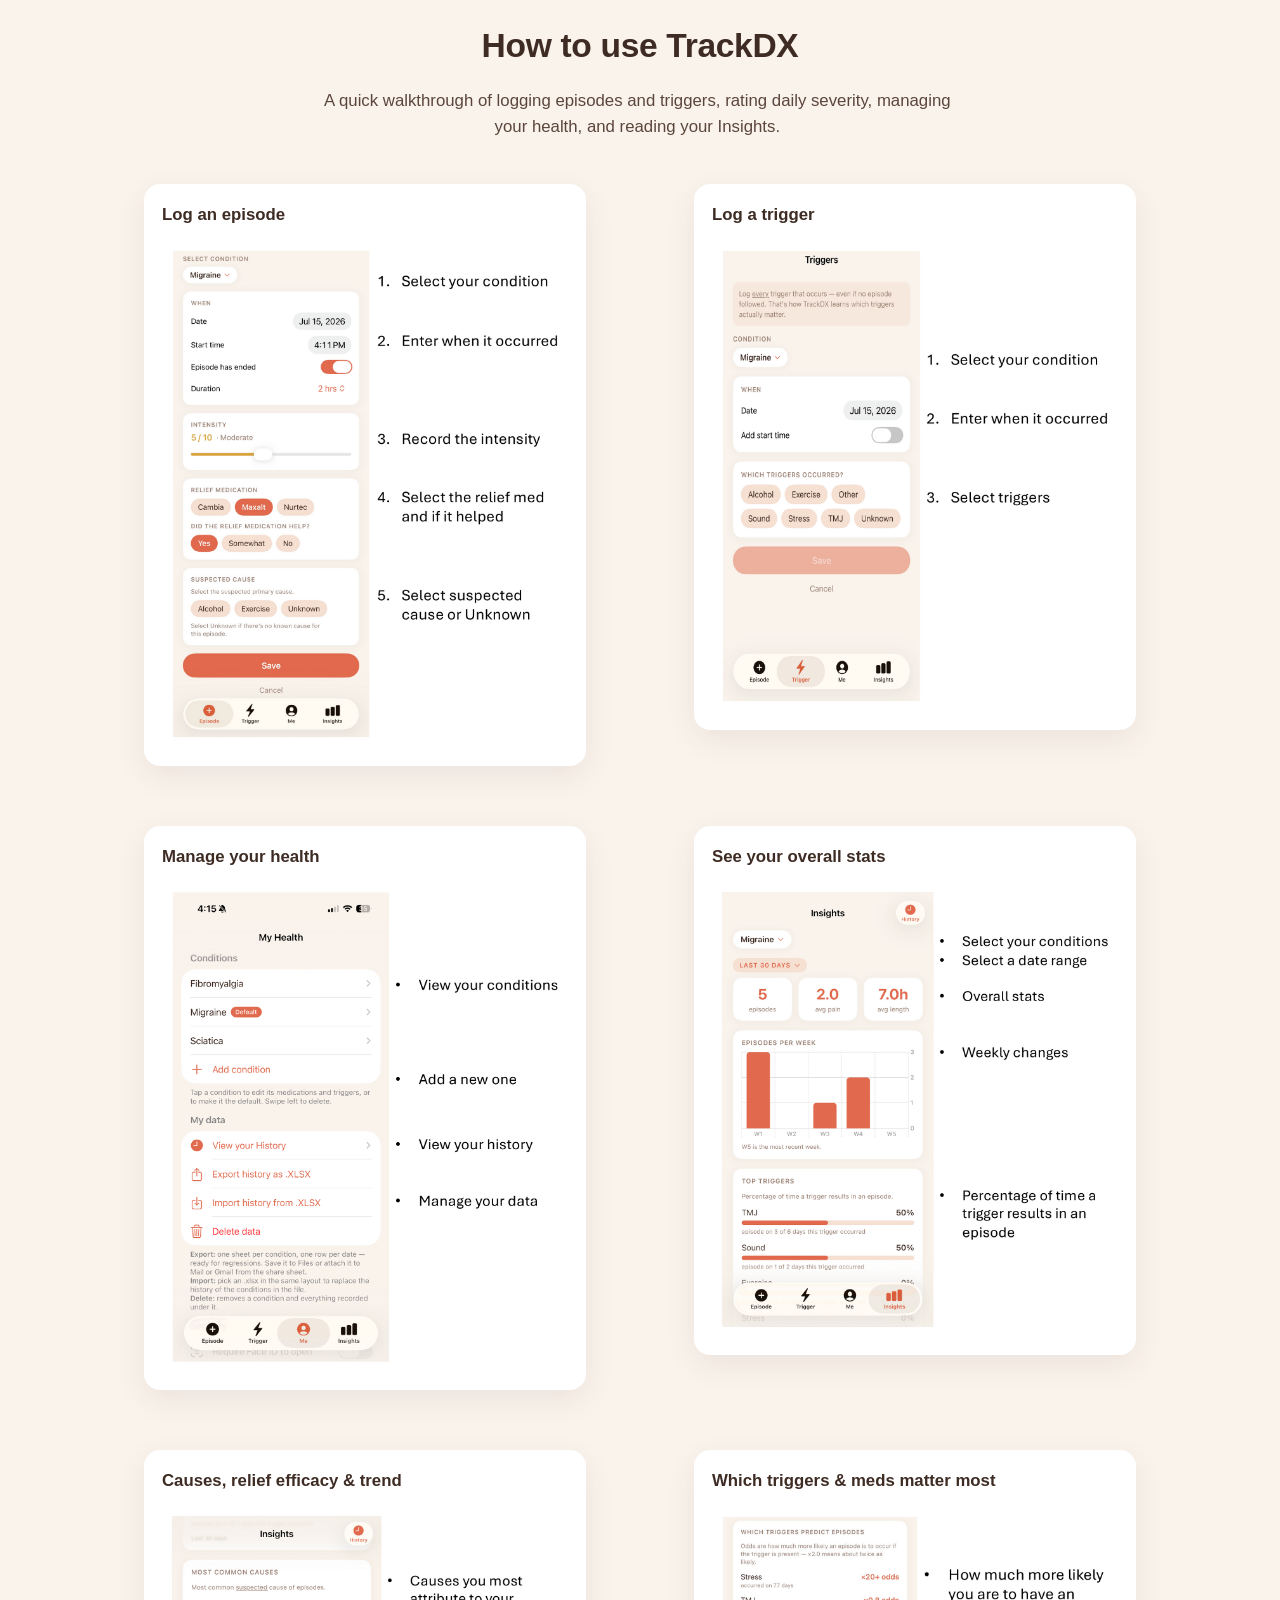
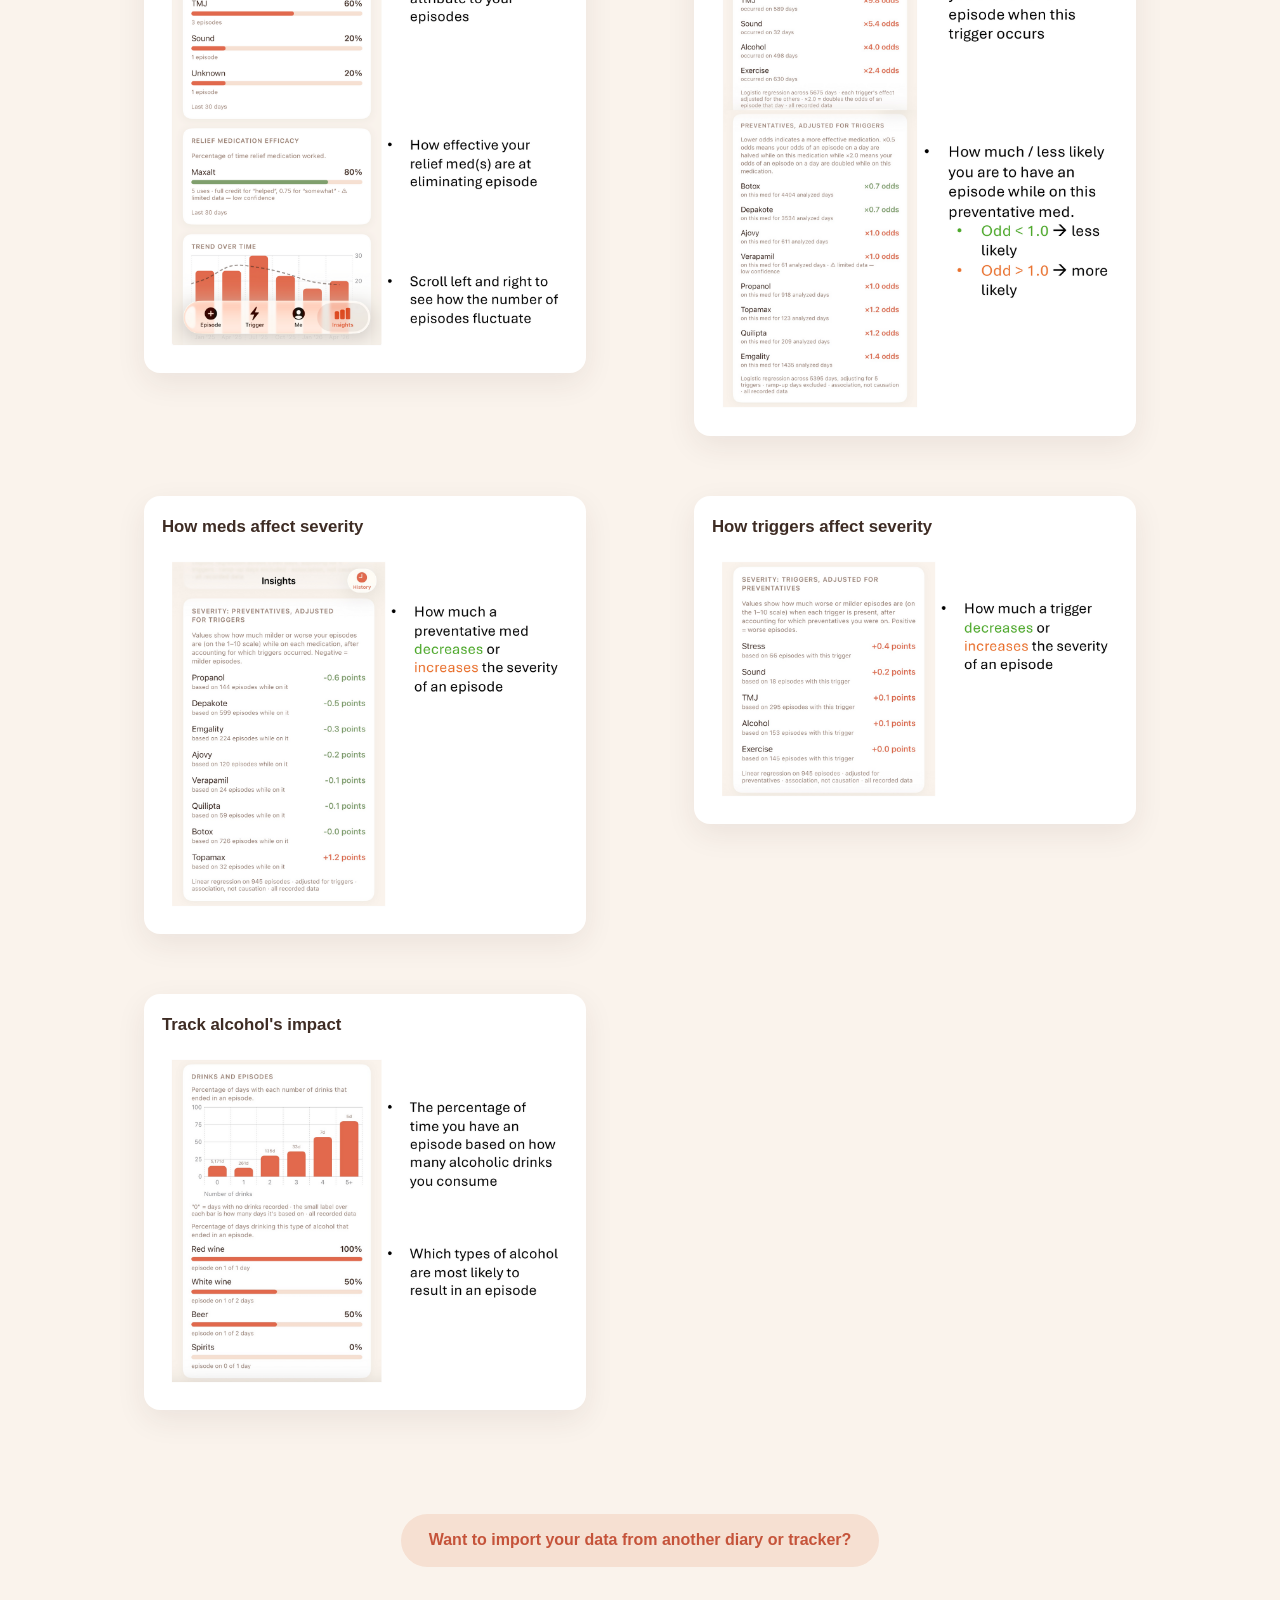
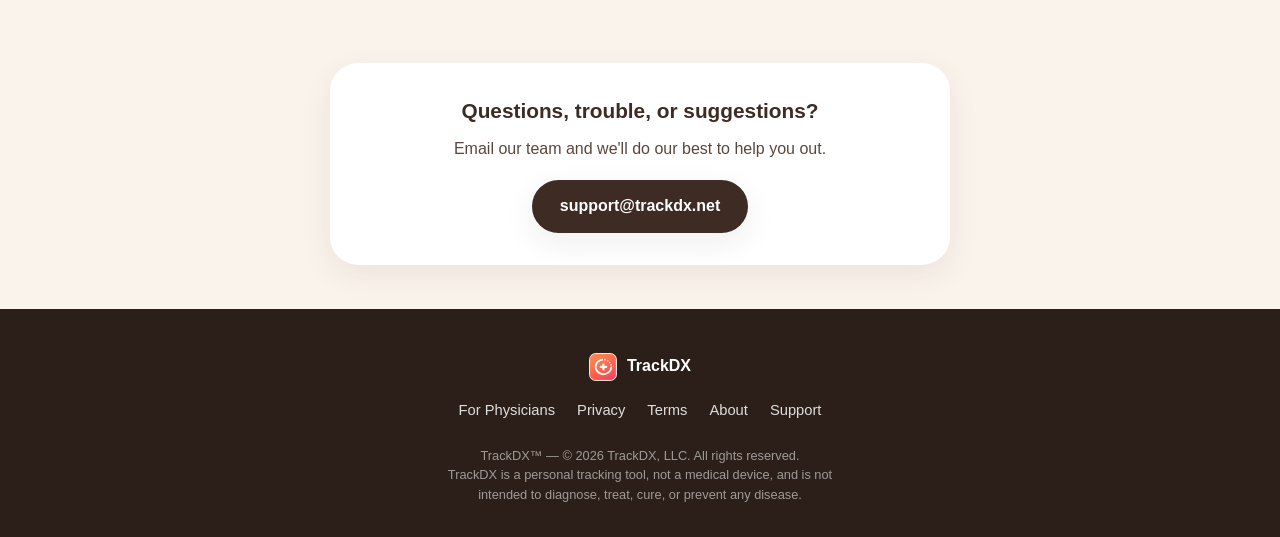
<file: support.html>
<!DOCTYPE html>
<html lang="en">
<head>
<meta charset="UTF-8">

<!-- Google tag (gtag.js) -->
<script async src="https://www.googletagmanager.com/gtag/js?id=G-Z09Z6HNYB4"></script>
<script>
  window.dataLayer = window.dataLayer || [];
  function gtag(){dataLayer.push(arguments);}
  gtag('js', new Date());

  gtag('config', 'G-Z09Z6HNYB4');
</script>

<meta name="viewport" content="width=device-width, initial-scale=1.0">
<title>Support — TrackDX</title>
<meta name="description" content="How to use TrackDX — logging episodes, rating daily severity, managing your conditions, and reading your Insights. Questions or suggestions? Email our team.">

<link rel="icon" type="image/png" href="assets/img/favicon-32.png">
<link rel="apple-touch-icon" href="assets/img/app-icon-180.png">
<link rel="canonical" href="https://www.trackdx.net/support.html">
<link rel="stylesheet" href="css/style.css">
</head>
<body>

<a class="skip-link" href="#main">Skip to content</a>

<header class="site-header">
  <div class="container header-inner">
    <a class="brand" href="index.html#top">
      <img src="assets/img/app-icon-180.png" alt="TrackDX app icon" class="brand-icon">
      <span class="brand-name">TrackDX</span>
    </a>
    <nav class="site-nav" aria-label="Primary">
      <a href="physicians.html">For Physicians</a>
      <a href="privacy.html">Privacy</a>
      <a href="about.html">About</a>
      <a href="support.html">Support</a>
      <a href="index.html#download" class="nav-cta">Get the app</a>
    </nav>
    <button class="nav-toggle" aria-label="Toggle menu" aria-expanded="false" id="navToggle">
      <span></span><span></span><span></span>
    </button>
  </div>
</header>

<main id="main">

  <section class="page-hero">
    <div class="container">
      <h1 class="section-title">Support</h1>
    </div>
  </section>

  <!-- TWO TRACKING MODES -->
  <section id="modes" class="band band-cream">
    <div class="container">
      <h2 class="section-title">Two ways to track a condition</h2>
      <p class="section-lead">
        When you add a condition, TrackDX asks how it should be tracked. The choice changes what you log each
        day and what your Insights look like, so it's worth getting right — though you can change it later.
      </p>
      <div class="two-col" style="margin-top:26px;">
        <div>
          <h3 style="margin-bottom:8px;">Episodes</h3>
          <p class="section-lead">
            Best for conditions that come and go in discrete attacks — migraine, IBS flares, asthma attacks,
            seizures, hypoglycemia. You log each episode: when it started, how long it lasted, how intense it
            was, what you took, and whether it helped. Days with nothing to report still count, because the
            quiet stretches are what make a trigger's hit-rate meaningful.
          </p>
        </div>
        <div>
          <h3 style="margin-bottom:8px;">Daily severity</h3>
          <p class="section-lead">
            Best for conditions that are present most days and vary in degree — sciatica, fibromyalgia,
            eczema, TMJ. Instead of logging attacks, you rate severity once a day on a 0–10 scale, broken out
            by up to six symptoms you choose. Insights then show your average, the change over recent
            weeks, your worst symptom, and a per-symptom breakdown — so you can see what's responding and what
            isn't. If you've had a procedure like an injection or ablation, it's marked on the trend chart so
            you can see the before and after.
          </p>
        </div>
      </div>
      <p class="section-lead" style="margin:22px auto 0; text-align:center;">
        <strong>Not sure which to choose?</strong> TrackDX suggests a mode for each condition it recognises
        and explains the reasoning. It's a recommendation, never a restriction — if you know your condition
        behaves differently, pick the other one.
      </p>
      <p class="section-lead" style="margin-top:34px;">
        A blank day and a zero are not the same thing. Leave a day blank when you didn't record it; enter 0
        when you did record it and there was nothing there. TrackDX treats them differently in every
        statistic.
      </p>
      <div style="display:flex; gap:26px; justify-content:center; flex-wrap:wrap; margin-top:30px;">
        <figure class="screen-item" style="max-width:290px; margin:0;">
          <img src="assets/img/screenshot-daily.png" alt="TrackDX daily severity screen with a 0-10 slider for each tracked symptom">
          <figcaption>Rate each symptom once a day</figcaption>
        </figure>
        <figure class="screen-item" style="max-width:290px; margin:0;">
          <img src="assets/img/screenshot-daily-insights.png" alt="TrackDX daily Insights showing average severity, the change over the last 7 days, the worst symptom, and a severity trend chart marked with procedure dates">
          <figcaption>Daily Insights: average severity, recent change, and your worst symptom</figcaption>
        </figure>
      </div>
    </div>
  </section>

  <!-- HOW TO USE TRACKDX -->
  <section class="band">
    <div class="container">
      <div class="howto-intro">
        <h2 class="section-title">How to use TrackDX</h2>
        <p class="section-lead">A quick walkthrough of logging episodes and triggers, rating daily severity,
        managing your health, and reading your Insights.</p>
      </div>
      <div class="howto-grid">
        <figure class="howto-card">
          <h3>Log an episode</h3>
          <img src="assets/img/how-to-episode.png" alt="Steps for logging a new episode: select condition, enter when it occurred, record intensity, select relief medication, select suspected cause">
        </figure>
        <figure class="howto-card">
          <h3>Log a trigger</h3>
          <img src="assets/img/how-to-trigger.png" alt="Steps for logging a trigger: select condition, enter when it occurred, select triggers">
        </figure>
        <figure class="howto-card">
          <h3>Manage your health</h3>
          <img src="assets/img/how-to-myhealth.png" alt="My Health screen: view your conditions, add a new one, view your history, manage your data">
        </figure>
        <figure class="howto-card">
          <h3>See your overall stats</h3>
          <img src="assets/img/how-to-insights-overview.png" alt="Insights overview: select your conditions, select a date range, overall stats, weekly changes, percentage of time a trigger results in an episode">
        </figure>
        <figure class="howto-card">
          <h3>Causes, relief efficacy &amp; trend</h3>
          <img src="assets/img/how-to-insights-causes-relief-trend.png" alt="Most common causes, relief medication efficacy, and trend over time">
        </figure>
        <figure class="howto-card">
          <h3>Which triggers &amp; meds matter most</h3>
          <img src="assets/img/how-to-insights-triggers-preventatives-odds.png" alt="Which triggers predict episodes and how preventatives adjusted for triggers affect your odds">
        </figure>
        <figure class="howto-card">
          <h3>How meds affect severity</h3>
          <img src="assets/img/how-to-insights-severity-preventatives.png" alt="How much each preventative medication decreases or increases the severity of an episode">
        </figure>
        <figure class="howto-card">
          <h3>How triggers affect severity</h3>
          <img src="assets/img/how-to-insights-severity-triggers.png" alt="How much each trigger decreases or increases the severity of an episode">
        </figure>
        <figure class="howto-card">
          <h3>Track alcohol's impact</h3>
          <img src="assets/img/how-to-insights-alcohol.png" alt="Percentage of days with each number of drinks that ended in an episode, and which types of alcohol are most likely to result in an episode">
        </figure>
      </div>
    </div>
  </section>

  <section class="band">
    <div class="container">
      <div class="import-cta-wrap">
        <a class="btn btn-secondary" href="import.html">Want to import your data from another diary or tracker?</a>
      </div>
    </div>
  </section>

  <section class="band band-cream">
    <div class="container">
      <div class="contact-card">
        <h2>Questions, trouble, or suggestions?</h2>
        <p>Email our team and we'll do our best to help you out.</p>
        <a class="btn btn-primary" href="mailto:support@trackdx.net">support@trackdx.net</a>
      </div>
    </div>
  </section>

</main>

<footer class="site-footer">
  <div class="container footer-inner">
    <div class="footer-brand">
      <img src="assets/img/app-icon-180.png" alt="TrackDX app icon" class="footer-icon">
      <span>TrackDX</span>
    </div>
    <nav class="footer-nav" aria-label="Footer">
      <a href="physicians.html">For Physicians</a>
      <a href="privacy.html">Privacy</a>
      <a href="terms.html">Terms</a>
      <a href="about.html">About</a>
      <a href="support.html">Support</a>
    </nav>
    <p class="footer-legal">
      TrackDX™ — © 2026 TrackDX, LLC. All rights reserved.<br>
      TrackDX is a personal tracking tool, not a medical device, and is not intended to diagnose, treat,
      cure, or prevent any disease.
    </p>
  </div>
</footer>

<script src="js/main.js"></script>
</body>
</html>
</file>
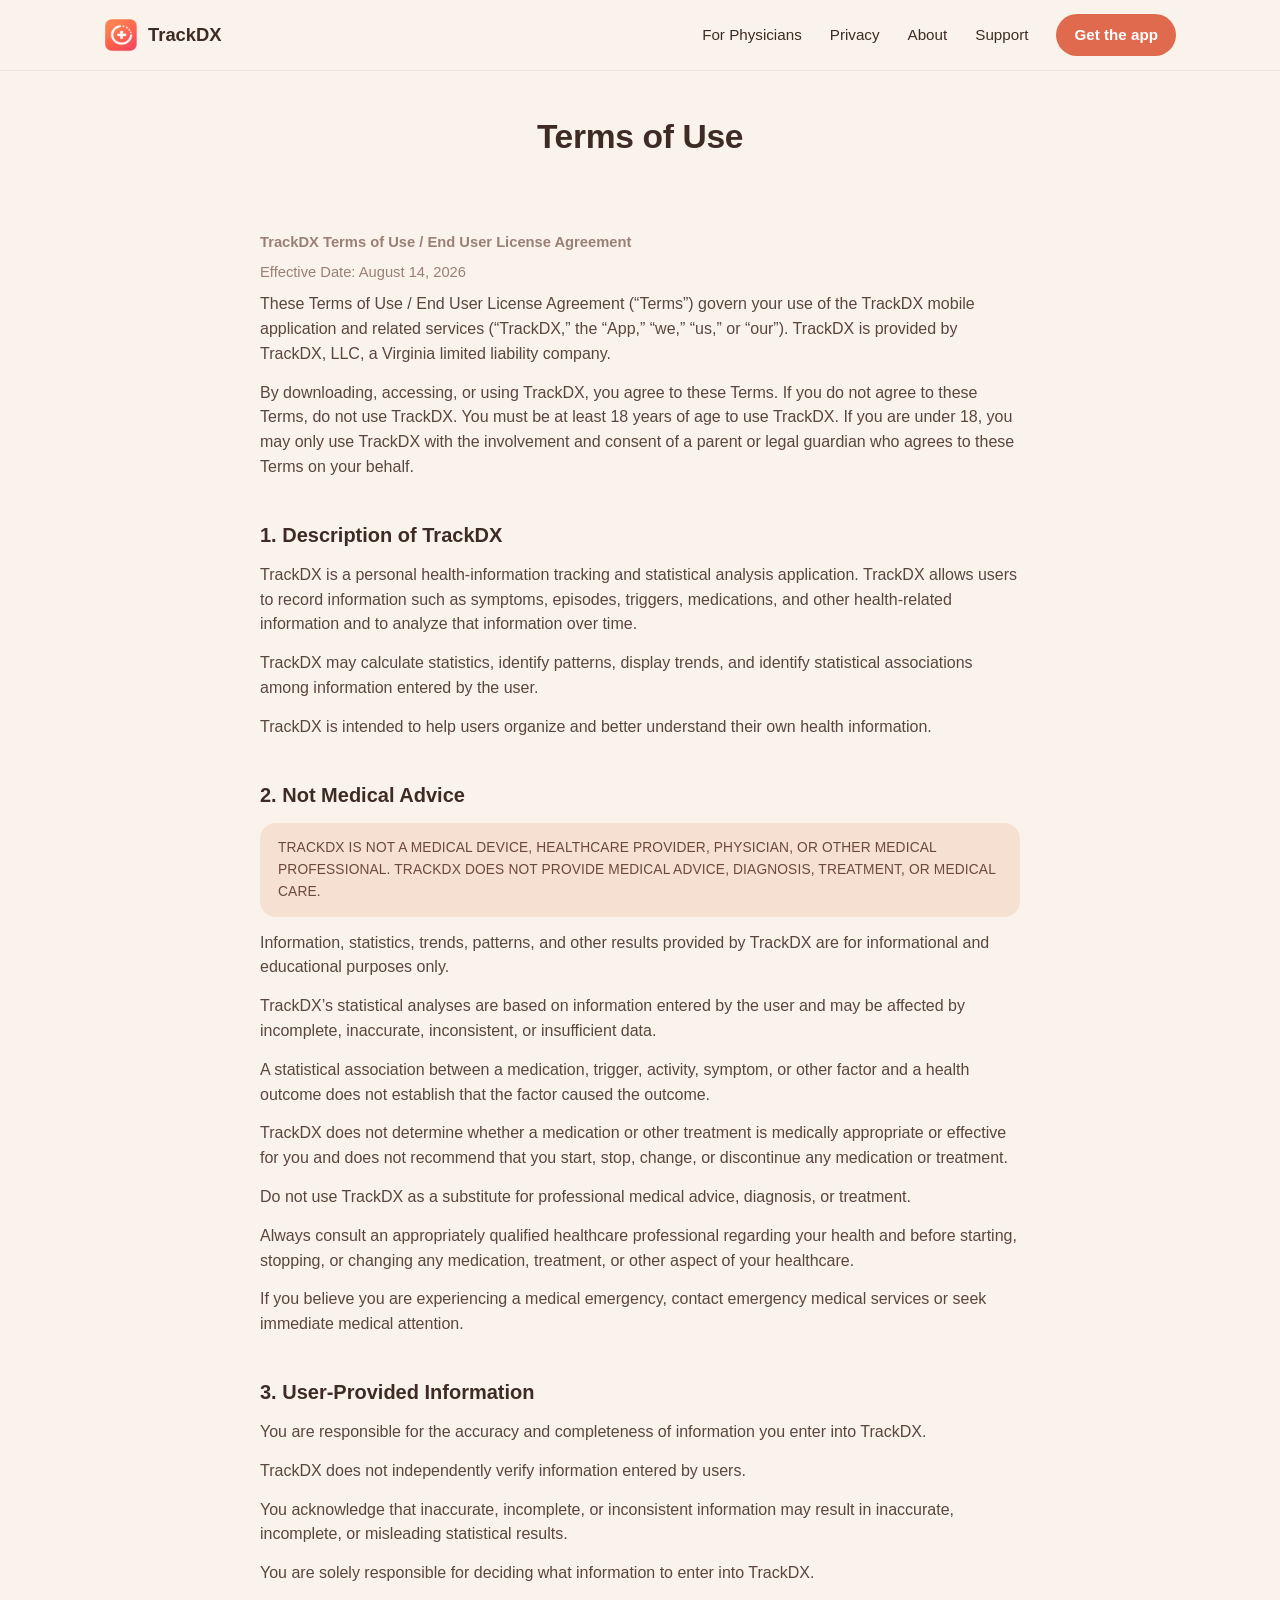
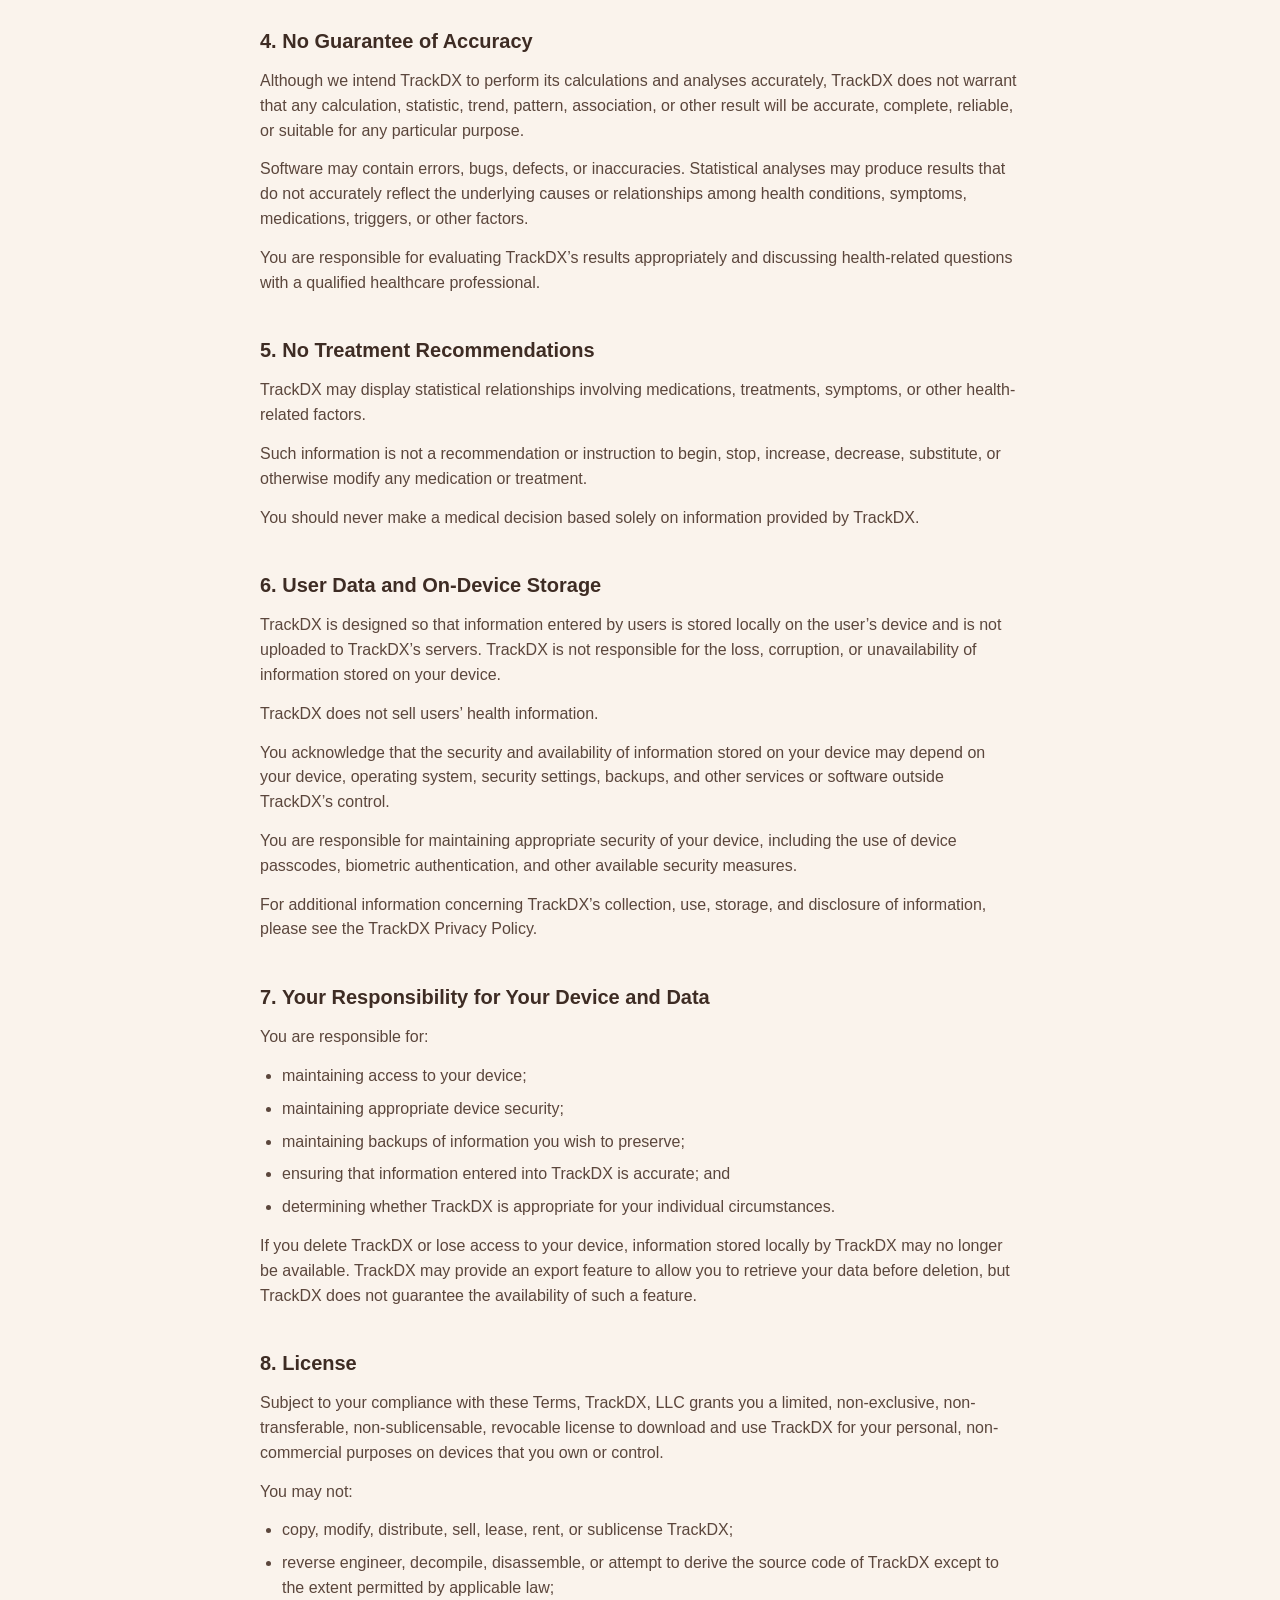
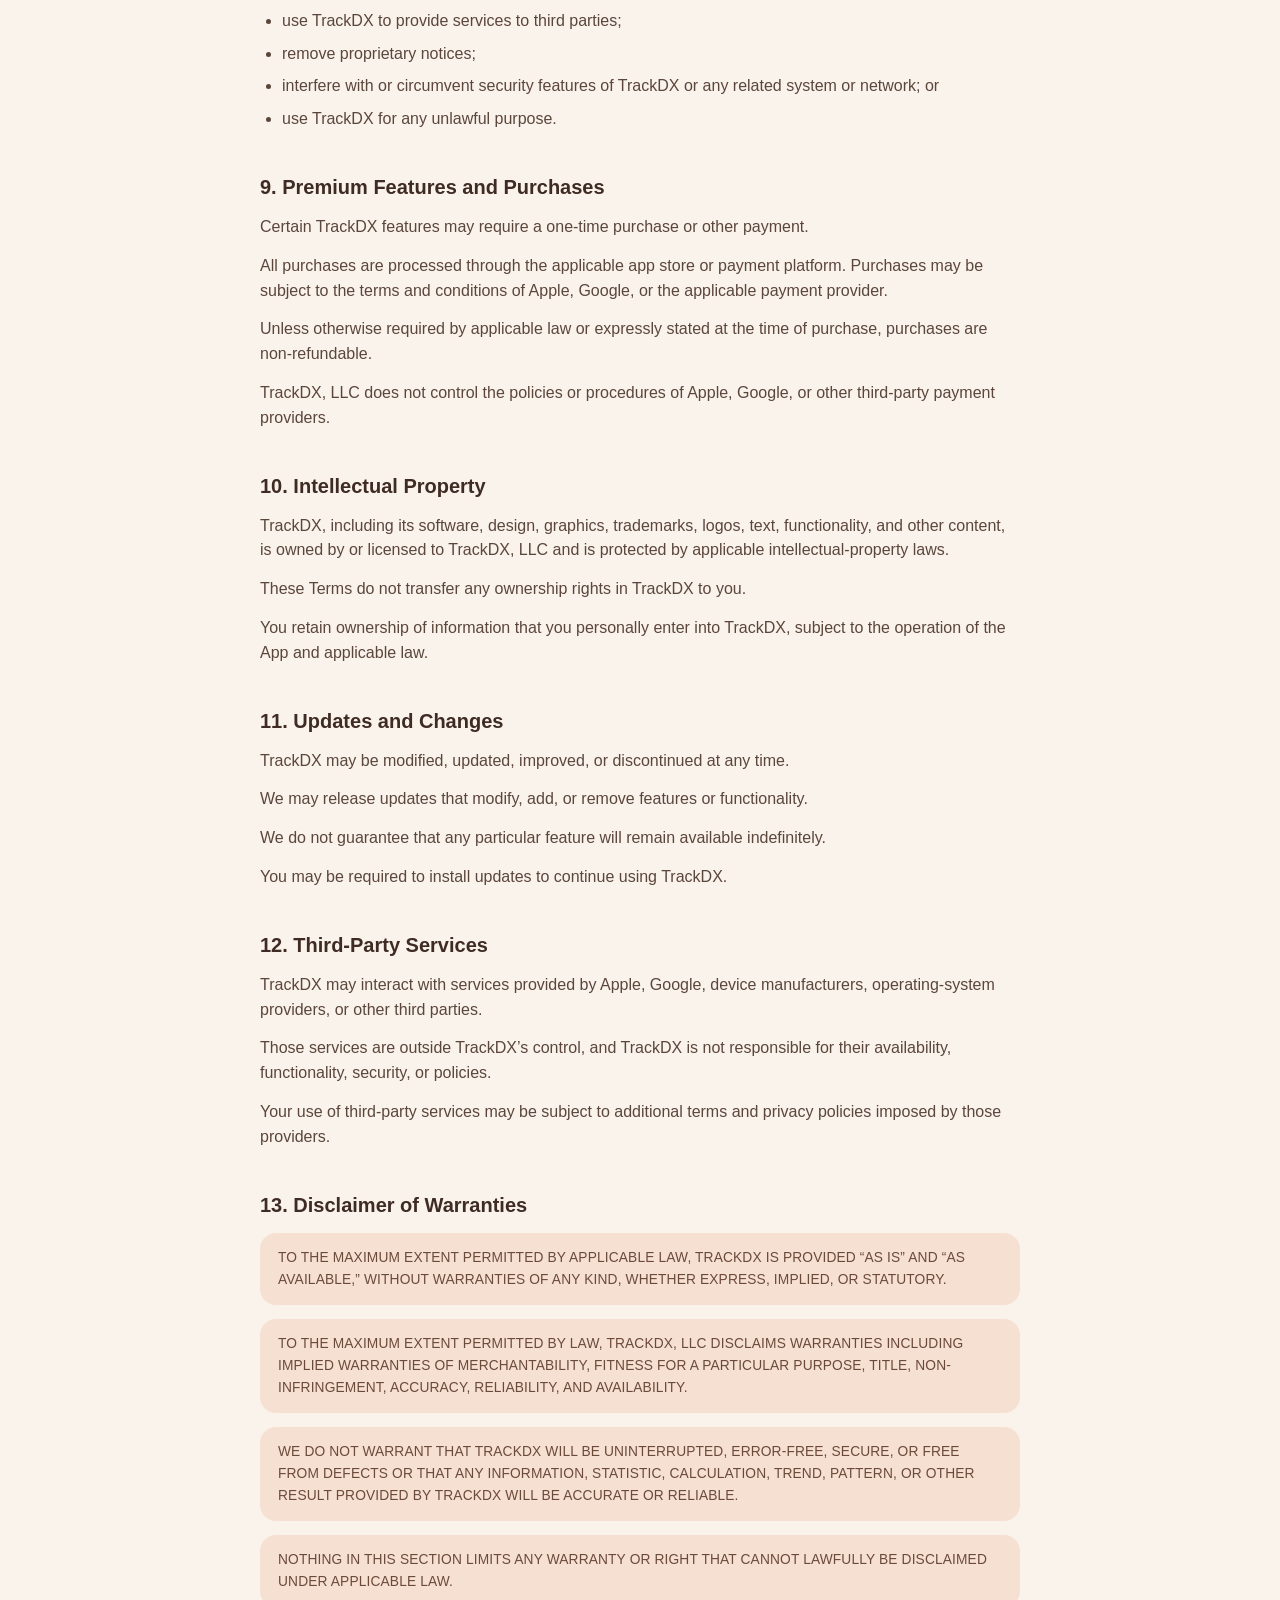
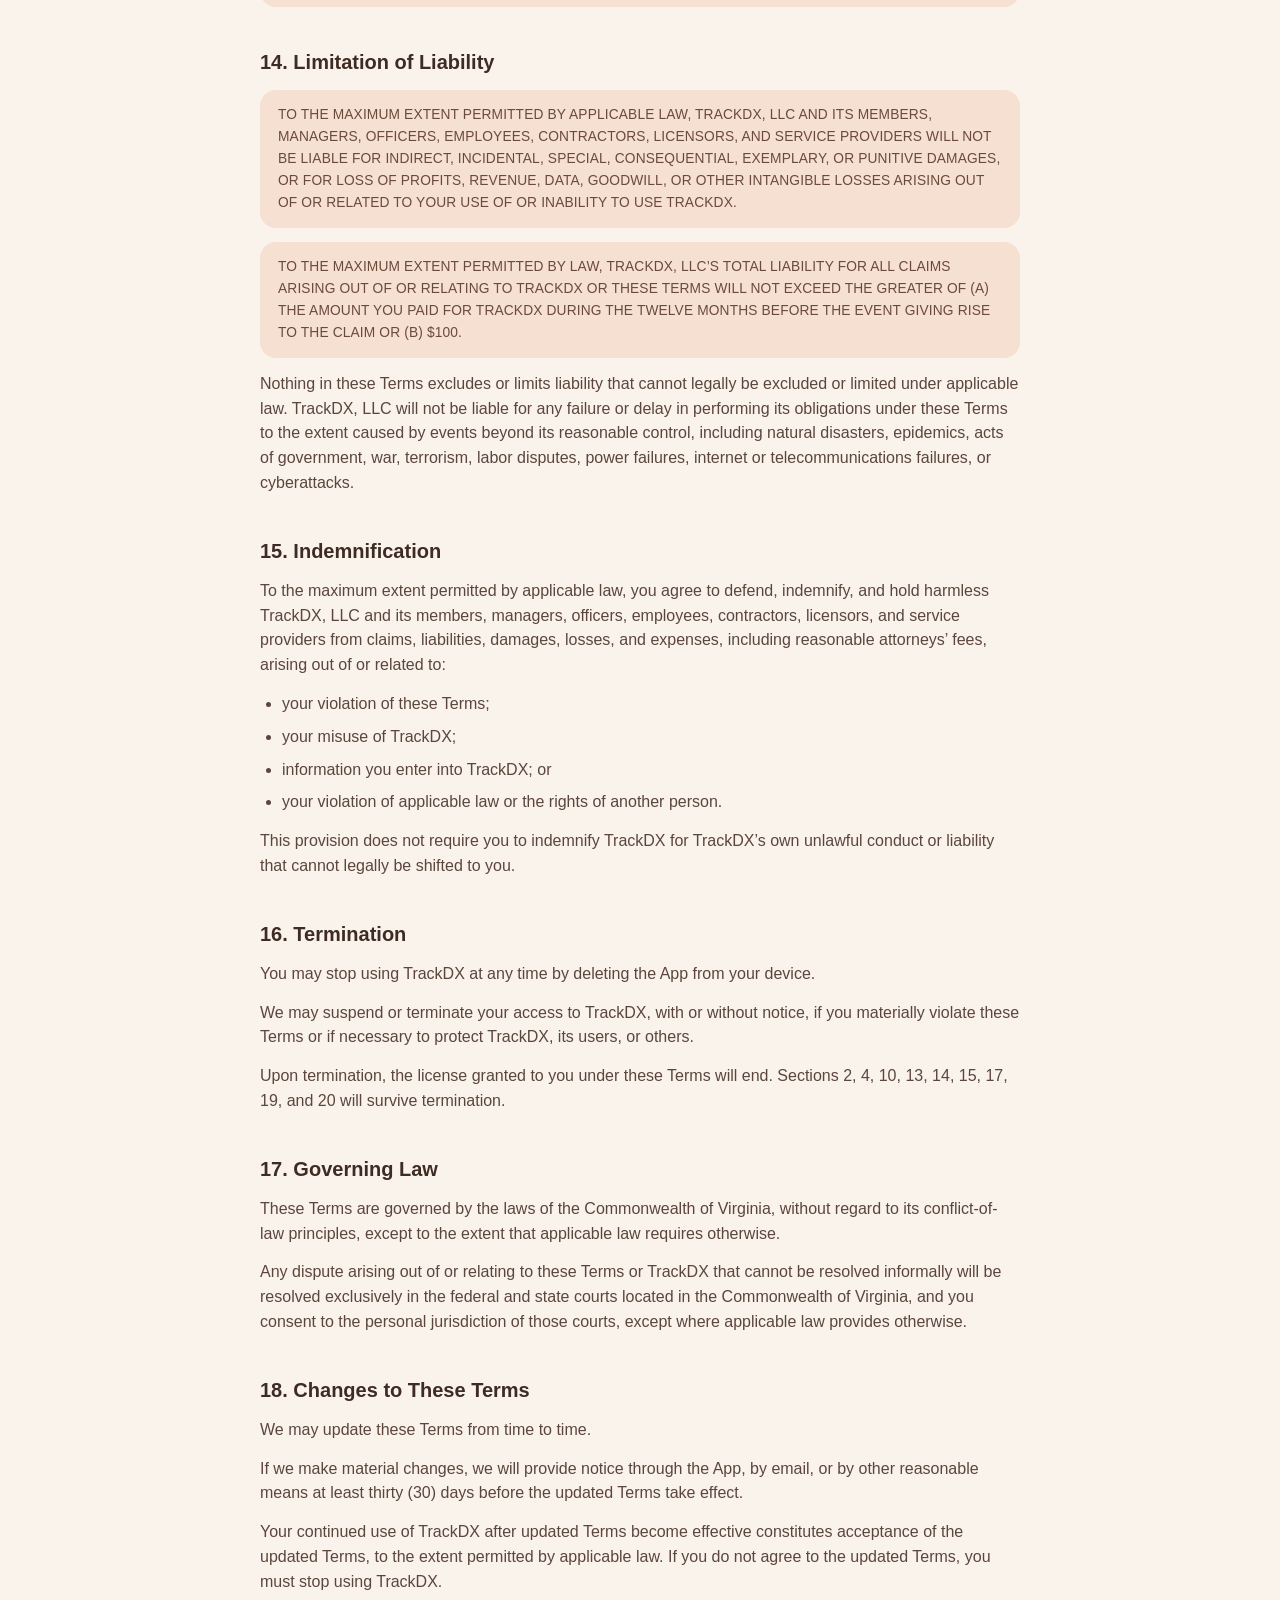
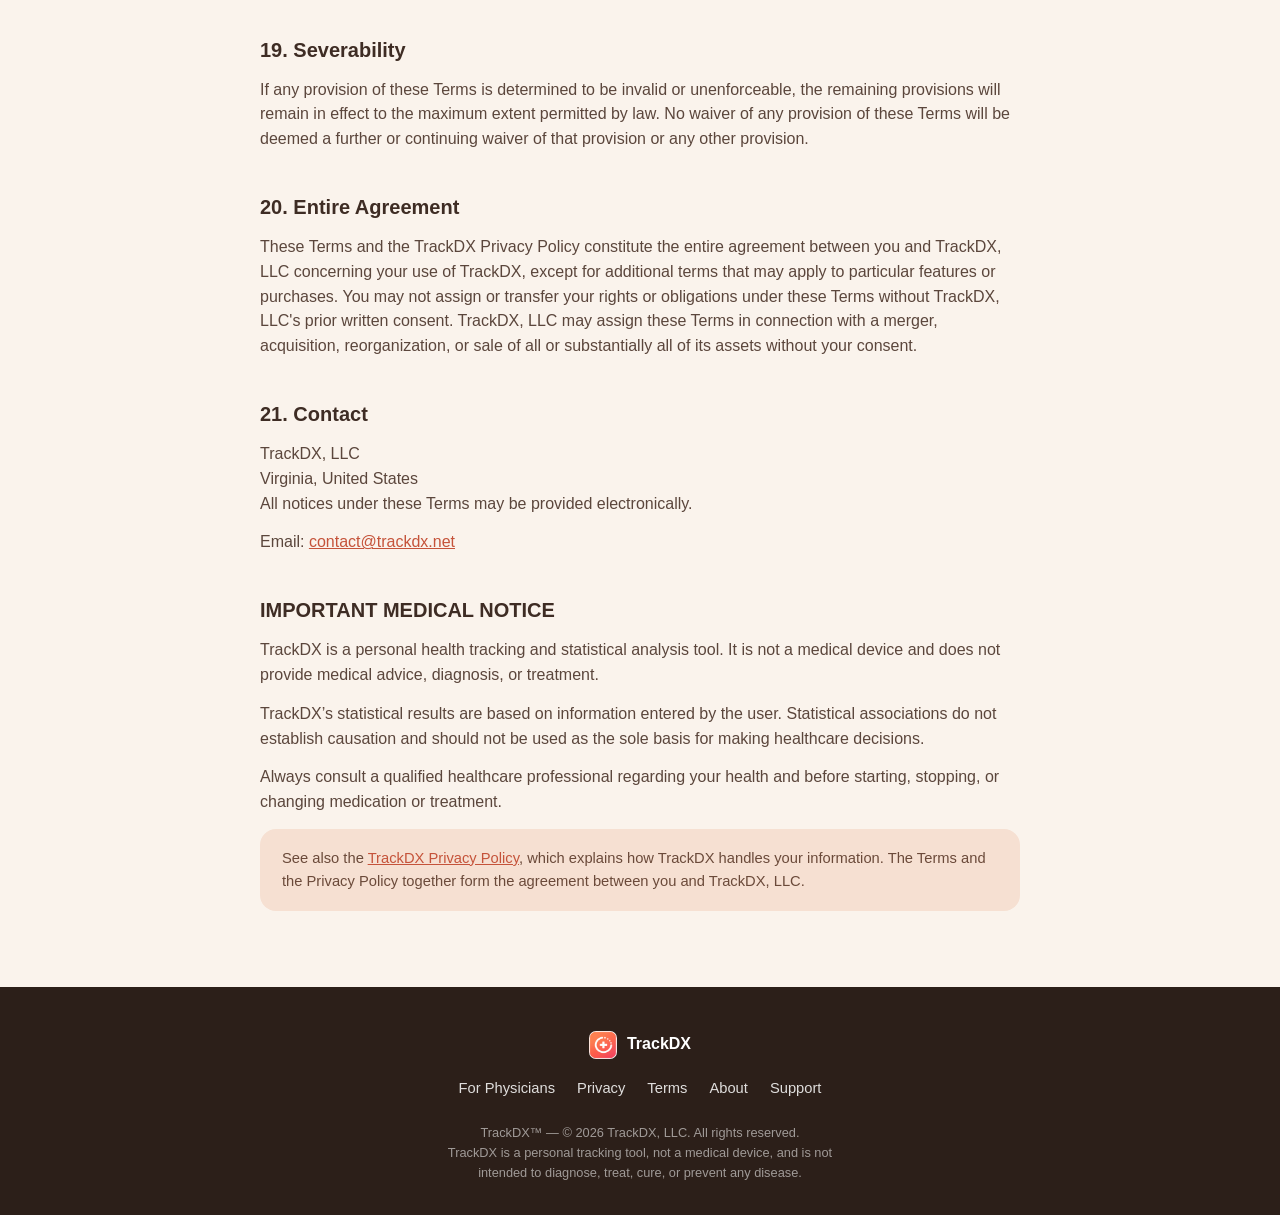
<file: terms.html>
<!DOCTYPE html>
<html lang="en">
<head>
<meta charset="UTF-8">

<!-- Google tag (gtag.js) -->
<script async src="https://www.googletagmanager.com/gtag/js?id=G-Z09Z6HNYB4"></script>
<script>
  window.dataLayer = window.dataLayer || [];
  function gtag(){dataLayer.push(arguments);}
  gtag('js', new Date());

  gtag('config', 'G-Z09Z6HNYB4');
</script>

<meta name="viewport" content="width=device-width, initial-scale=1.0">
<title>Terms of Use — TrackDX</title>
<meta name="description" content="TrackDX Terms of Use and End User License Agreement for the TrackDX app, provided by TrackDX, LLC.">

<link rel="icon" type="image/png" href="assets/img/favicon-32.png">
<link rel="apple-touch-icon" href="assets/img/app-icon-180.png">
<link rel="stylesheet" href="css/style.css">
</head>
<body>

<!-- GENERATED FILE — do not edit by hand.
     Source: "TrackDX Terms of Use.docx" -> tools/terms_extract.py -> tools/terms_generate.py -->

<a class="skip-link" href="#main">Skip to content</a>

<header class="site-header">
  <div class="container header-inner">
    <a class="brand" href="index.html#top">
      <img src="assets/img/app-icon-180.png" alt="TrackDX app icon" class="brand-icon">
      <span class="brand-name">TrackDX</span>
    </a>
    <nav class="site-nav" aria-label="Primary">
      <a href="physicians.html">For Physicians</a>
      <a href="privacy.html">Privacy</a>
      <a href="about.html">About</a>
      <a href="support.html">Support</a>
      <a href="index.html#download" class="nav-cta">Get the app</a>
    </nav>
    <button class="nav-toggle" aria-label="Toggle menu" aria-expanded="false" id="navToggle">
      <span></span><span></span><span></span>
    </button>
  </div>
</header>

<main id="main">

  <section class="page-hero">
    <div class="container">
      <h1 class="section-title">Terms of Use</h1>
    </div>
  </section>

  <section class="band">
    <div class="container">
      <p class="policy-meta"><strong>TrackDX Terms of Use / End User License Agreement</strong></p>
      <p class="policy-meta">Effective Date: August 14, 2026</p>

      <div class="policy-content">
        <p>These Terms of Use / End User License Agreement (“Terms”) govern your use of the TrackDX mobile application and related services (“TrackDX,” the “App,” “we,” “us,” or “our”). TrackDX is provided by TrackDX, LLC, a Virginia limited liability company.</p>
        <p>By downloading, accessing, or using TrackDX, you agree to these Terms. If you do not agree to these Terms, do not use TrackDX. You must be at least 18 years of age to use TrackDX. If you are under 18, you may only use TrackDX with the involvement and consent of a parent or legal guardian who agrees to these Terms on your behalf.</p>
        <h2>1. Description of TrackDX</h2>
        <p>TrackDX is a personal health-information tracking and statistical analysis application. TrackDX allows users to record information such as symptoms, episodes, triggers, medications, and other health-related information and to analyze that information over time.</p>
        <p>TrackDX may calculate statistics, identify patterns, display trends, and identify statistical associations among information entered by the user.</p>
        <p>TrackDX is intended to help users organize and better understand their own health information.</p>
        <h2>2. Not Medical Advice</h2>
        <p class="policy-caps">TRACKDX IS NOT A MEDICAL DEVICE, HEALTHCARE PROVIDER, PHYSICIAN, OR OTHER MEDICAL PROFESSIONAL. TRACKDX DOES NOT PROVIDE MEDICAL ADVICE, DIAGNOSIS, TREATMENT, OR MEDICAL CARE.</p>
        <p>Information, statistics, trends, patterns, and other results provided by TrackDX are for informational and educational purposes only.</p>
        <p>TrackDX’s statistical analyses are based on information entered by the user and may be affected by incomplete, inaccurate, inconsistent, or insufficient data.</p>
        <p>A statistical association between a medication, trigger, activity, symptom, or other factor and a health outcome does not establish that the factor caused the outcome.</p>
        <p>TrackDX does not determine whether a medication or other treatment is medically appropriate or effective for you and does not recommend that you start, stop, change, or discontinue any medication or treatment.</p>
        <p>Do not use TrackDX as a substitute for professional medical advice, diagnosis, or treatment.</p>
        <p>Always consult an appropriately qualified healthcare professional regarding your health and before starting, stopping, or changing any medication, treatment, or other aspect of your healthcare.</p>
        <p>If you believe you are experiencing a medical emergency, contact emergency medical services or seek immediate medical attention.</p>
        <h2>3. User-Provided Information</h2>
        <p>You are responsible for the accuracy and completeness of information you enter into TrackDX.</p>
        <p>TrackDX does not independently verify information entered by users.</p>
        <p>You acknowledge that inaccurate, incomplete, or inconsistent information may result in inaccurate, incomplete, or misleading statistical results.</p>
        <p>You are solely responsible for deciding what information to enter into TrackDX.</p>
        <h2>4. No Guarantee of Accuracy</h2>
        <p>Although we intend TrackDX to perform its calculations and analyses accurately, TrackDX does not warrant that any calculation, statistic, trend, pattern, association, or other result will be accurate, complete, reliable, or suitable for any particular purpose.</p>
        <p>Software may contain errors, bugs, defects, or inaccuracies. Statistical analyses may produce results that do not accurately reflect the underlying causes or relationships among health conditions, symptoms, medications, triggers, or other factors.</p>
        <p>You are responsible for evaluating TrackDX’s results appropriately and discussing health-related questions with a qualified healthcare professional.</p>
        <h2>5. No Treatment Recommendations</h2>
        <p>TrackDX may display statistical relationships involving medications, treatments, symptoms, or other health-related factors.</p>
        <p>Such information is not a recommendation or instruction to begin, stop, increase, decrease, substitute, or otherwise modify any medication or treatment.</p>
        <p>You should never make a medical decision based solely on information provided by TrackDX.</p>
        <h2>6. User Data and On-Device Storage</h2>
        <p>TrackDX is designed so that information entered by users is stored locally on the user’s device and is not uploaded to TrackDX’s servers. TrackDX is not responsible for the loss, corruption, or unavailability of information stored on your device.</p>
        <p>TrackDX does not sell users’ health information.</p>
        <p>You acknowledge that the security and availability of information stored on your device may depend on your device, operating system, security settings, backups, and other services or software outside TrackDX’s control.</p>
        <p>You are responsible for maintaining appropriate security of your device, including the use of device passcodes, biometric authentication, and other available security measures.</p>
        <p>For additional information concerning TrackDX’s collection, use, storage, and disclosure of information, please see the TrackDX Privacy Policy.</p>
        <h2>7. Your Responsibility for Your Device and Data</h2>
        <p>You are responsible for:</p>
        <ul>
          <li>maintaining access to your device;</li>
          <li>maintaining appropriate device security;</li>
          <li>maintaining backups of information you wish to preserve;</li>
          <li>ensuring that information entered into TrackDX is accurate; and</li>
          <li>determining whether TrackDX is appropriate for your individual circumstances.</li>
        </ul>
        <p>If you delete TrackDX or lose access to your device, information stored locally by TrackDX may no longer be available. TrackDX may provide an export feature to allow you to retrieve your data before deletion, but TrackDX does not guarantee the availability of such a feature.</p>
        <h2>8. License</h2>
        <p>Subject to your compliance with these Terms, TrackDX, LLC grants you a limited, non-exclusive, non-transferable, non-sublicensable, revocable license to download and use TrackDX for your personal, non-commercial purposes on devices that you own or control.</p>
        <p>You may not:</p>
        <ul>
          <li>copy, modify, distribute, sell, lease, rent, or sublicense TrackDX;</li>
          <li>reverse engineer, decompile, disassemble, or attempt to derive the source code of TrackDX except to the extent permitted by applicable law;</li>
          <li>use TrackDX to provide services to third parties;</li>
          <li>remove proprietary notices;</li>
          <li>interfere with or circumvent security features of TrackDX or any related system or network; or</li>
          <li>use TrackDX for any unlawful purpose.</li>
        </ul>
        <h2>9. Premium Features and Purchases</h2>
        <p>Certain TrackDX features may require a one-time purchase or other payment.</p>
        <p>All purchases are processed through the applicable app store or payment platform. Purchases may be subject to the terms and conditions of Apple, Google, or the applicable payment provider.</p>
        <p>Unless otherwise required by applicable law or expressly stated at the time of purchase, purchases are non-refundable.</p>
        <p>TrackDX, LLC does not control the policies or procedures of Apple, Google, or other third-party payment providers.</p>
        <h2>10. Intellectual Property</h2>
        <p>TrackDX, including its software, design, graphics, trademarks, logos, text, functionality, and other content, is owned by or licensed to TrackDX, LLC and is protected by applicable intellectual-property laws.</p>
        <p>These Terms do not transfer any ownership rights in TrackDX to you.</p>
        <p>You retain ownership of information that you personally enter into TrackDX, subject to the operation of the App and applicable law.</p>
        <h2>11. Updates and Changes</h2>
        <p>TrackDX may be modified, updated, improved, or discontinued at any time.</p>
        <p>We may release updates that modify, add, or remove features or functionality.</p>
        <p>We do not guarantee that any particular feature will remain available indefinitely.</p>
        <p>You may be required to install updates to continue using TrackDX.</p>
        <h2>12. Third-Party Services</h2>
        <p>TrackDX may interact with services provided by Apple, Google, device manufacturers, operating-system providers, or other third parties.</p>
        <p>Those services are outside TrackDX’s control, and TrackDX is not responsible for their availability, functionality, security, or policies.</p>
        <p>Your use of third-party services may be subject to additional terms and privacy policies imposed by those providers.</p>
        <h2>13. Disclaimer of Warranties</h2>
        <p class="policy-caps">TO THE MAXIMUM EXTENT PERMITTED BY APPLICABLE LAW, TRACKDX IS PROVIDED “AS IS” AND “AS AVAILABLE,” WITHOUT WARRANTIES OF ANY KIND, WHETHER EXPRESS, IMPLIED, OR STATUTORY.</p>
        <p class="policy-caps">TO THE MAXIMUM EXTENT PERMITTED BY LAW, TRACKDX, LLC DISCLAIMS WARRANTIES INCLUDING IMPLIED WARRANTIES OF MERCHANTABILITY, FITNESS FOR A PARTICULAR PURPOSE, TITLE, NON-INFRINGEMENT, ACCURACY, RELIABILITY, AND AVAILABILITY.</p>
        <p class="policy-caps">WE DO NOT WARRANT THAT TRACKDX WILL BE UNINTERRUPTED, ERROR-FREE, SECURE, OR FREE FROM DEFECTS OR THAT ANY INFORMATION, STATISTIC, CALCULATION, TREND, PATTERN, OR OTHER RESULT PROVIDED BY TRACKDX WILL BE ACCURATE OR RELIABLE.</p>
        <p class="policy-caps">NOTHING IN THIS SECTION LIMITS ANY WARRANTY OR RIGHT THAT CANNOT LAWFULLY BE DISCLAIMED UNDER APPLICABLE LAW.</p>
        <h2>14. Limitation of Liability</h2>
        <p class="policy-caps">TO THE MAXIMUM EXTENT PERMITTED BY APPLICABLE LAW, TRACKDX, LLC AND ITS MEMBERS, MANAGERS, OFFICERS, EMPLOYEES, CONTRACTORS, LICENSORS, AND SERVICE PROVIDERS WILL NOT BE LIABLE FOR INDIRECT, INCIDENTAL, SPECIAL, CONSEQUENTIAL, EXEMPLARY, OR PUNITIVE DAMAGES, OR FOR LOSS OF PROFITS, REVENUE, DATA, GOODWILL, OR OTHER INTANGIBLE LOSSES ARISING OUT OF OR RELATED TO YOUR USE OF OR INABILITY TO USE TRACKDX.</p>
        <p class="policy-caps">TO THE MAXIMUM EXTENT PERMITTED BY LAW, TRACKDX, LLC’S TOTAL LIABILITY FOR ALL CLAIMS ARISING OUT OF OR RELATING TO TRACKDX OR THESE TERMS WILL NOT EXCEED THE GREATER OF (A) THE AMOUNT YOU PAID FOR TRACKDX DURING THE TWELVE MONTHS BEFORE THE EVENT GIVING RISE TO THE CLAIM OR (B) $100.</p>
        <p>Nothing in these Terms excludes or limits liability that cannot legally be excluded or limited under applicable law. TrackDX, LLC will not be liable for any failure or delay in performing its obligations under these Terms to the extent caused by events beyond its reasonable control, including natural disasters, epidemics, acts of government, war, terrorism, labor disputes, power failures, internet or telecommunications failures, or cyberattacks.</p>
        <h2>15. Indemnification</h2>
        <p>To the maximum extent permitted by applicable law, you agree to defend, indemnify, and hold harmless TrackDX, LLC and its members, managers, officers, employees, contractors, licensors, and service providers from claims, liabilities, damages, losses, and expenses, including reasonable attorneys’ fees, arising out of or related to:</p>
        <ul>
          <li>your violation of these Terms;</li>
          <li>your misuse of TrackDX;</li>
          <li>information you enter into TrackDX; or</li>
          <li>your violation of applicable law or the rights of another person.</li>
        </ul>
        <p>This provision does not require you to indemnify TrackDX for TrackDX’s own unlawful conduct or liability that cannot legally be shifted to you.</p>
        <h2>16. Termination</h2>
        <p>You may stop using TrackDX at any time by deleting the App from your device.</p>
        <p>We may suspend or terminate your access to TrackDX, with or without notice, if you materially violate these Terms or if necessary to protect TrackDX, its users, or others.</p>
        <p>Upon termination, the license granted to you under these Terms will end. Sections 2, 4, 10, 13, 14, 15, 17, 19, and 20 will survive termination.</p>
        <h2>17. Governing Law</h2>
        <p>These Terms are governed by the laws of the Commonwealth of Virginia, without regard to its conflict-of-law principles, except to the extent that applicable law requires otherwise.</p>
        <p>Any dispute arising out of or relating to these Terms or TrackDX that cannot be resolved informally will be resolved exclusively in the federal and state courts located in the Commonwealth of Virginia, and you consent to the personal jurisdiction of those courts, except where applicable law provides otherwise.</p>
        <h2>18. Changes to These Terms</h2>
        <p>We may update these Terms from time to time.</p>
        <p>If we make material changes, we will provide notice through the App, by email, or by other reasonable means at least thirty (30) days before the updated Terms take effect.</p>
        <p>Your continued use of TrackDX after updated Terms become effective constitutes acceptance of the updated Terms, to the extent permitted by applicable law. If you do not agree to the updated Terms, you must stop using TrackDX.</p>
        <h2>19. Severability</h2>
        <p>If any provision of these Terms is determined to be invalid or unenforceable, the remaining provisions will remain in effect to the maximum extent permitted by law. No waiver of any provision of these Terms will be deemed a further or continuing waiver of that provision or any other provision.</p>
        <h2>20. Entire Agreement</h2>
        <p>These Terms and the TrackDX Privacy Policy constitute the entire agreement between you and TrackDX, LLC concerning your use of TrackDX, except for additional terms that may apply to particular features or purchases. You may not assign or transfer your rights or obligations under these Terms without TrackDX, LLC&#x27;s prior written consent. TrackDX, LLC may assign these Terms in connection with a merger, acquisition, reorganization, or sale of all or substantially all of its assets without your consent.</p>
        <h2>21. Contact</h2>
        <p>TrackDX, LLC<br>Virginia, United States<br>All notices under these Terms may be provided electronically.</p>
        <p>Email: <a href="mailto:contact@trackdx.net">contact@trackdx.net</a></p>
        <h2>IMPORTANT MEDICAL NOTICE</h2>
        <p>TrackDX is a personal health tracking and statistical analysis tool. It is not a medical device and does not provide medical advice, diagnosis, or treatment.</p>
        <p>TrackDX’s statistical results are based on information entered by the user. Statistical associations do not establish causation and should not be used as the sole basis for making healthcare decisions.</p>
        <p>Always consult a qualified healthcare professional regarding your health and before starting, stopping, or changing medication or treatment.</p>

        <div class="policy-note">
          See also the <a href="privacy.html">TrackDX Privacy Policy</a>, which explains how TrackDX
          handles your information. The Terms and the Privacy Policy together form the agreement
          between you and TrackDX, LLC.
        </div>
      </div>
    </div>
  </section>

</main>

<footer class="site-footer">
  <div class="container footer-inner">
    <div class="footer-brand">
      <img src="assets/img/app-icon-180.png" alt="TrackDX app icon" class="footer-icon">
      <span>TrackDX</span>
    </div>
    <nav class="footer-nav" aria-label="Footer">
      <a href="physicians.html">For Physicians</a>
      <a href="privacy.html">Privacy</a>
      <a href="terms.html">Terms</a>
      <a href="about.html">About</a>
      <a href="support.html">Support</a>
    </nav>
    <p class="footer-legal">
      TrackDX™ — © 2026 TrackDX, LLC. All rights reserved.<br>
      TrackDX is a personal tracking tool, not a medical device, and is not intended to diagnose, treat,
      cure, or prevent any disease.
    </p>
  </div>
</footer>

<script src="js/main.js"></script>
</body>
</html>
</file>
<file: css/style.css>
/* ==========================================================================
   TrackDX marketing site
   Palette matches the in-app "warm coral & cream" theme (Theme.swift)
   ========================================================================== */

:root {
  --coral: #E06A4E;
  --coral-dark: #C5533A;
  --peach: #F6E0D2;
  --cream: #FAF3EC;
  --card: #FFFFFF;
  --ink: #3E2C24;
  --muted: #9A8074;
  --sage: #7E9E6E;
  --amber: #D9A441;

  --radius: 16px;
  --radius-lg: 28px;
  --max-width: 1120px;
  --shadow: 0 10px 30px rgba(62, 44, 36, 0.08);
}

* { box-sizing: border-box; }

html { scroll-behavior: smooth; }

body {
  margin: 0;
  font-family: -apple-system, BlinkMacSystemFont, "Segoe UI", Roboto, Helvetica, Arial, sans-serif;
  color: var(--ink);
  background: var(--cream);
  line-height: 1.55;
}

img { max-width: 100%; display: block; }

a { color: inherit; }

.container {
  max-width: var(--max-width);
  margin: 0 auto;
  padding: 0 24px;
}

.skip-link {
  position: absolute;
  left: -999px;
  top: 0;
  background: var(--coral);
  color: #fff;
  padding: 10px 16px;
  border-radius: 0 0 8px 0;
  z-index: 1000;
}
.skip-link:focus { left: 0; }

/* ---------- Header ---------- */

.site-header {
  position: sticky;
  top: 0;
  z-index: 100;
  background: rgba(250, 243, 236, 0.9);
  backdrop-filter: saturate(180%) blur(10px);
  border-bottom: 1px solid rgba(62, 44, 36, 0.06);
}

.header-inner {
  display: flex;
  align-items: center;
  justify-content: space-between;
  padding-top: 14px;
  padding-bottom: 14px;
}

.brand {
  display: flex;
  align-items: center;
  gap: 10px;
  text-decoration: none;
  font-weight: 700;
  font-size: 1.15rem;
  color: var(--ink);
}

.brand-icon {
  width: 34px;
  height: 34px;
  border-radius: 9px;
}

.site-nav {
  display: flex;
  align-items: center;
  gap: 28px;
  font-weight: 500;
}

.site-nav a {
  white-space: nowrap;
  text-decoration: none;
  color: var(--ink);
  font-size: 0.95rem;
}

.site-nav a:hover { color: var(--coral); }

.nav-cta {
  background: var(--coral);
  color: #fff !important;
  padding: 9px 18px;
  border-radius: 999px;
  font-weight: 600;
}
.nav-cta:hover { background: var(--coral-dark); }

.nav-toggle {
  display: none;
  flex-direction: column;
  justify-content: center;
  gap: 5px;
  width: 40px;
  height: 40px;
  background: none;
  border: none;
  cursor: pointer;
}
.nav-toggle span {
  display: block;
  height: 2px;
  background: var(--ink);
  border-radius: 2px;
}

/* ---------- Buttons ---------- */

.btn {
  display: inline-block;
  text-decoration: none;
  font-weight: 600;
  font-size: 1rem;
  padding: 14px 28px;
  border-radius: 999px;
  transition: transform 0.15s ease, background 0.15s ease, box-shadow 0.15s ease;
}

.btn-primary {
  background: var(--ink);
  color: #fff;
  box-shadow: var(--shadow);
}
.btn-primary:hover { background: #2c1f19; transform: translateY(-1px); }

.btn-ghost {
  background: transparent;
  color: var(--ink);
  border: 1.5px solid rgba(62, 44, 36, 0.25);
}
.btn-ghost:hover { border-color: var(--ink); }

/* ---------- Hero ---------- */

.hero {
  padding: 48px 0 28px;
}

.hero-inner {
  display: grid;
  grid-template-columns: 1.1fr 0.9fr;
  gap: 48px;
  align-items: center;
}

.eyebrow {
  text-transform: uppercase;
  letter-spacing: 0.08em;
  font-size: 0.8rem;
  font-weight: 700;
  color: var(--coral-dark);
  margin: 0 0 14px;
}

.hero h1 {
  font-size: clamp(2rem, 4vw, 2.9rem);
  line-height: 1.15;
  margin: 0 0 20px;
  font-weight: 800;
  letter-spacing: -0.01em;
}

.hero-sub {
  font-size: 1.1rem;
  color: #5b463c;
  max-width: 52ch;
  margin: 0 0 28px;
}

.hero-actions {
  display: flex;
  gap: 14px;
  flex-wrap: wrap;
  margin-bottom: 22px;
}

.hero-disclaimer {
  font-size: 0.85rem;
  color: var(--muted);
  max-width: 48ch;
  margin: 0;
}

.hero-art {
  position: relative;
  display: flex;
  justify-content: center;
  align-items: center;
  min-height: 460px;
}

.phone-shot {
  width: 230px;
  border-radius: 26px;
  box-shadow: 0 24px 50px rgba(62, 44, 36, 0.22);
  border: 6px solid #fff;
}

.phone-shot--back {
  position: absolute;
  right: 0;
  top: 10px;
  opacity: 0.85;
  transform: rotate(6deg);
}

.phone-shot--front {
  position: relative;
  left: -20px;
  transform: rotate(-4deg);
}

/* ---------- Bands / sections ---------- */

.band {
  padding: 44px 0;
}

.band-cream { background: var(--cream); }
.band-peach { background: var(--peach); }

.band-coral {
  background: linear-gradient(135deg, var(--coral) 0%, var(--coral-dark) 100%);
  color: #fff;
}

.section-title {
  font-size: clamp(1.6rem, 3vw, 2.1rem);
  font-weight: 800;
  margin: 0 0 16px;
  letter-spacing: -0.01em;
}

.section-title--light { color: #fff; }

.section-lead {
  font-size: 1.05rem;
  color: #5b463c;
  max-width: 68ch;
  margin: 0 0 8px;
}

.section-lead--light { color: rgba(255, 255, 255, 0.92); }

/* Pills */

.pill-row {
  display: flex;
  flex-wrap: wrap;
  gap: 10px;
  margin-top: 18px;
}

.pill {
  background: var(--card);
  border: 1px solid rgba(62, 44, 36, 0.08);
  padding: 9px 18px;
  border-radius: 999px;
  font-size: 0.92rem;
  font-weight: 600;
  color: var(--ink);
}

.pill-accent {
  background: var(--peach);
  border-color: transparent;
  color: var(--coral-dark);
}

/* Feature grid */

.feature-grid {
  display: grid;
  grid-template-columns: repeat(4, 1fr);
  gap: 20px;
  margin-top: 22px;
}

.feature-card {
  background: var(--card);
  border-radius: var(--radius);
  padding: 26px 22px;
  box-shadow: var(--shadow);
}

.feature-icon {
  font-size: 1.6rem;
  margin-bottom: 14px;
}

.feature-card h3 {
  margin: 0 0 10px;
  font-size: 1.1rem;
}

.feature-card p {
  margin: 0;
  color: #5b463c;
  font-size: 0.94rem;
}

/* Insights band */

.insights-inner {
  display: block;
  max-width: 760px;
}


/* Two column */

.two-col {
  display: grid;
  grid-template-columns: 1fr 1fr;
  gap: 48px;
}

/* Medication spotlight */

.spotlight-inner {
  display: grid;
  grid-template-columns: 0.9fr 1.1fr;
  gap: 48px;
  align-items: center;
}

.spotlight-art {
  display: flex;
  justify-content: center;
}

.spotlight-art .phone-shot {
  width: 260px;
  box-shadow: 0 24px 50px rgba(62, 44, 36, 0.22);
}

/* Screens grid */

.screens-grid {
  display: grid;
  grid-template-columns: repeat(4, 1fr);
  gap: 22px;
  margin-top: 22px;
}

.screen-item {
  margin: 0;
  background: var(--card);
  border-radius: var(--radius);
  padding: 14px;
  box-shadow: var(--shadow);
}

.screen-item img {
  border-radius: 12px;
  margin-bottom: 12px;
}

.screen-item figcaption {
  font-size: 0.85rem;
  color: var(--muted);
  text-align: center;
}

/* App preview video, above the four screenshots — plays muted and loops like an animated screenshot */
.screen-video {
  margin: 22px auto 0;
  max-width: 320px;
  background: var(--card);
  border-radius: var(--radius);
  padding: 14px;
  box-shadow: var(--shadow);
}

.screen-video video {
  display: block;
  width: 100%;
  height: auto;
  border-radius: 12px;
  margin-bottom: 12px;
}

.screen-video figcaption {
  font-size: 0.85rem;
  color: var(--muted);
  text-align: center;
}

/* Privacy */

.privacy-inner { max-width: 760px; }

/* Disclaimer box */

.disclaimer-box {
  background: var(--card);
  border: 1.5px solid var(--peach);
  border-radius: var(--radius-lg);
  padding: 30px 32px;
  max-width: 820px;
  margin: 0 auto;
  text-align: center;
}

.disclaimer-box h2 {
  margin: 0 0 14px;
  font-size: 1.5rem;
}

.disclaimer-box p {
  margin: 0;
  color: #5b463c;
  font-size: 0.98rem;
}

/* Download */

.download-inner { text-align: center; }
.download-inner .section-lead--light { margin: 0 auto 36px; }

.store-badges {
  display: flex;
  justify-content: center;
  gap: 18px;
  flex-wrap: wrap;
  margin-bottom: 22px;
}

.store-badge {
  display: flex;
  flex-direction: column;
  align-items: flex-start;
  background: rgba(0, 0, 0, 0.18);
  border: 1.5px solid rgba(255, 255, 255, 0.35);
  border-radius: 14px;
  padding: 10px 26px 12px;
  min-width: 190px;
  cursor: default;
}

/* Official store badge artwork (Google's own asset, unmodified per their terms).
   Height is matched to the neighbouring text badge so the two sit level. */
.store-badge-link {
  display: inline-flex;
  align-items: center;
  text-decoration: none;
  transition: transform 0.15s ease;
}

.store-badge-link:hover,
.store-badge-link:focus-visible { transform: translateY(-2px); }

.store-badge-art {
  height: 46px;
  width: auto;
  display: block;
}

/* Live badge: a real link, so it needs affordance the disabled ones don't have. */
.store-badge--live {
  background: rgba(0, 0, 0, 0.32);
  border-color: rgba(255, 255, 255, 0.7);
  cursor: pointer;
  text-decoration: none;
  transition: transform 0.15s ease, background 0.15s ease;
}

.store-badge--live:hover,
.store-badge--live:focus-visible {
  background: rgba(0, 0, 0, 0.45);
  transform: translateY(-2px);
}

.store-badge--disabled { opacity: 0.55; }

.store-badge-eyebrow {
  font-size: 0.7rem;
  text-transform: uppercase;
  letter-spacing: 0.05em;
  color: rgba(255, 255, 255, 0.75);
}

.store-badge-name {
  font-size: 1.25rem;
  font-weight: 700;
  color: #fff;
}

.download-note {
  color: rgba(255, 255, 255, 0.9);
  font-size: 0.95rem;
}

.download-note a {
  color: #fff;
  text-decoration: underline;
}

/* Support */

.support-inner { text-align: center; }
.support-inner .section-lead { margin: 0 auto 28px; }

/* Policy document (Privacy) */

.policy-meta {
  color: var(--muted);
  font-size: 0.92rem;
  max-width: 760px;
  margin: 0 auto 8px;
}

.policy-content {
  max-width: 760px;
  margin: 0 auto;
}

.policy-content h2 {
  font-size: 1.25rem;
  font-weight: 800;
  color: var(--ink);
  margin: 40px 0 12px;
}

.policy-content h2:first-child {
  margin-top: 0;
}

.policy-content p {
  color: #5b463c;
  font-size: 1rem;
  margin: 0 0 14px;
}

.policy-content ul {
  margin: 0 0 14px;
  padding-left: 22px;
  color: #5b463c;
}

.policy-content li {
  margin-bottom: 8px;
}

.policy-content a {
  color: var(--coral-dark);
  text-decoration: underline;
}

/* ALL-CAPS legal blocks in the Terms (warranty disclaimer, medical notice).
   Capitalisation is what makes these enforceable in many jurisdictions, so the
   text can't be lowercased — instead it's set smaller, tighter and offset so a
   wall of capitals reads as legal emphasis rather than as shouting. */

.policy-content p.policy-caps {
  font-size: 0.86rem;
  line-height: 1.6;
  letter-spacing: 0.01em;
  color: #6b4a3a;
  background: var(--peach);
  border-radius: var(--radius);
  padding: 14px 18px;
  margin: 0 0 14px;
}

.policy-note {
  background: var(--peach);
  border-radius: var(--radius);
  padding: 18px 22px;
  font-size: 0.92rem;
  color: #6b4a3a;
  margin: 0 0 32px;
}

/* Simple content pages (About / Support) */

.page-hero {
  padding: 40px 0 8px;
  text-align: center;
}

.page-hero .section-lead { margin: 0 auto; }

.contact-card {
  background: var(--card);
  border-radius: var(--radius-lg);
  box-shadow: var(--shadow);
  padding: 32px;
  max-width: 620px;
  margin: 0 auto;
  text-align: center;
}

.contact-card h2 {
  margin: 0 0 10px;
  font-size: 1.3rem;
}

.contact-card p {
  color: #5b463c;
  margin: 0 0 18px;
}

/* About page.
   Everything sits in ONE column of the same width and is centred. Previously
   the pieces disagreed: .section-lead and .philosophy-list were capped at 68ch
   (~730px) with no auto margins, while .contact-card was 620px and centred — so
   three different left edges down a single page. That mismatch, not the text
   alignment, is what made it look broken. --about-col forces one measure. */
.page-about {
  --about-col: 660px;
}

.page-about .section-title,
.page-about .section-lead,
.page-about .philosophy-list,
.page-about .philosophy-list li,
.page-about .company-block {
  text-align: center;
}

.page-about .section-lead,
.page-about .philosophy-list,
.page-about .contact-card,
.page-about .company-block {
  max-width: var(--about-col);
  margin-left: auto;
  margin-right: auto;
}

/* Breathing room between the stacked bands — 44px top and bottom ran the
   philosophy cards straight into the contact card. */
.page-about .page-hero { padding: 52px 0 4px; }
.page-about .section-lead { margin-bottom: 8px; }
.page-about .philosophy-list { margin-top: 24px; }
.page-about .company-block { color: #7a6559; font-size: 0.95rem; }

/* How-to-use grid (Support page) */

.howto-intro {
  text-align: center;
  max-width: 640px;
  margin: 0 auto;
}

.howto-grid {
  display: grid;
  grid-template-columns: repeat(2, 1fr);
  gap: 28px;
  margin: 28px 0 0;
  align-items: start;
}

.howto-card {
  background: var(--card);
  border-radius: var(--radius);
  padding: 18px;
  box-shadow: var(--shadow);
}

.howto-card h3 {
  margin: 0 0 12px;
  font-size: 1.05rem;
  color: var(--ink);
}

.howto-card img {
  border-radius: 12px;
}

.company-block {
  max-width: 620px;
  margin: 0 auto;
  text-align: center;
  color: var(--muted);
  font-size: 0.92rem;
}

.philosophy-list {
  list-style: none;
  padding: 0;
  margin: 20px 0 0;
  max-width: 68ch;
  display: grid;
  gap: 16px;
}

.philosophy-list li {
  background: var(--card);
  border-radius: var(--radius);
  padding: 18px 22px;
  box-shadow: var(--shadow);
  color: #5b463c;
  font-size: 0.98rem;
}

.philosophy-list li strong {
  display: block;
  margin-bottom: 4px;
  color: var(--ink);
  font-size: 1.02rem;
}

/* Import page */

.import-cta-wrap {
  text-align: center;
  margin: 0 0 8px;
}

.btn-secondary {
  background: var(--peach);
  color: var(--coral-dark) !important;
}
.btn-secondary:hover { background: #f0d0bb; }

.steps-list {
  counter-reset: step;
  list-style: none;
  padding: 0;
  margin: 24px auto 0;
  max-width: 720px;
  display: grid;
  gap: 16px;
}

.steps-list li {
  position: relative;
  background: var(--card);
  border-radius: var(--radius);
  padding: 16px 20px 16px 62px;
  box-shadow: var(--shadow);
  color: #5b463c;
  font-size: 0.96rem;
}

.steps-list li::before {
  counter-increment: step;
  content: counter(step);
  position: absolute;
  left: 18px;
  top: 16px;
  width: 28px;
  height: 28px;
  border-radius: 50%;
  background: var(--coral);
  color: #fff;
  font-weight: 700;
  font-size: 0.9rem;
  display: flex;
  align-items: center;
  justify-content: center;
}

.steps-list li strong {
  display: block;
  color: var(--ink);
  margin-bottom: 3px;
}

.download-card {
  background: var(--card);
  border-radius: var(--radius-lg);
  box-shadow: var(--shadow);
  padding: 30px 32px;
  max-width: 560px;
  margin: 0 auto;
  text-align: center;
}

.download-card .file-chip {
  display: inline-block;
  font-family: ui-monospace, SFMono-Regular, Menlo, monospace;
  font-size: 0.82rem;
  background: var(--peach);
  color: var(--coral-dark);
  padding: 5px 12px;
  border-radius: 6px;
  margin-top: 14px;
}

.prompt-wrap {
  max-width: 820px;
  margin: 22px auto 0;
}

.prompt-header {
  display: flex;
  align-items: center;
  justify-content: space-between;
  margin-bottom: 10px;
  gap: 12px;
  flex-wrap: wrap;
}

.prompt-header span {
  font-weight: 700;
  color: var(--ink);
  font-size: 0.98rem;
}

.copy-btn {
  background: var(--coral);
  color: #fff;
  border: none;
  padding: 8px 18px;
  border-radius: 999px;
  font-weight: 600;
  font-size: 0.85rem;
  cursor: pointer;
  transition: background 0.15s ease;
}
.copy-btn:hover { background: var(--coral-dark); }
.copy-btn.copied { background: var(--sage); }

.prompt-box {
  background: #2c1f19;
  color: #f5ece4;
  border-radius: var(--radius);
  padding: 22px 24px;
  font-family: ui-monospace, SFMono-Regular, Menlo, monospace;
  font-size: 0.82rem;
  line-height: 1.65;
  white-space: pre-wrap;
  max-height: 480px;
  overflow-y: auto;
  margin: 0;
}

/* ---------- Footer ---------- */

.site-footer {
  background: #2c1f19;
  color: rgba(255, 255, 255, 0.85);
  padding: 44px 0 32px;
}

.footer-inner {
  display: flex;
  flex-direction: column;
  align-items: center;
  gap: 18px;
  text-align: center;
}

.footer-brand {
  display: flex;
  align-items: center;
  gap: 10px;
  font-weight: 700;
  color: #fff;
}

.footer-icon {
  width: 28px;
  height: 28px;
  border-radius: 7px;
}

.footer-nav {
  display: flex;
  gap: 22px;
  flex-wrap: wrap;
  justify-content: center;
}

.footer-nav a {
  text-decoration: none;
  color: rgba(255, 255, 255, 0.85);
  font-size: 0.92rem;
}
.footer-nav a:hover { color: #fff; }

.footer-legal {
  font-size: 0.8rem;
  color: rgba(255, 255, 255, 0.55);
  max-width: 60ch;
  margin: 6px 0 0;
}

/* ---------- Responsive ---------- */

@media (max-width: 900px) {
  .hero-inner,
  .two-col,
  .spotlight-inner {
    grid-template-columns: 1fr;
  }
  .hero-art { order: -1; min-height: 340px; }
  .spotlight-art { order: -1; }
  .feature-grid { grid-template-columns: repeat(2, 1fr); }
  .screens-grid { grid-template-columns: repeat(2, 1fr); }
  .howto-grid { grid-template-columns: repeat(2, 1fr); }
}

@media (max-width: 960px) {   /* was 720px; the For Physicians link made the bar too wide */
  .site-nav {
    position: absolute;
    top: 100%;
    left: 0;
    right: 0;
    background: var(--cream);
    flex-direction: column;
    align-items: flex-start;
    gap: 0;
    padding: 8px 24px 20px;
    border-bottom: 1px solid rgba(62, 44, 36, 0.06);
    display: none;
  }
  .site-nav.open { display: flex; }
  .site-nav a {
    width: 100%;
    padding: 12px 0;
    border-bottom: 1px solid rgba(62, 44, 36, 0.06);
  }
  .nav-cta { margin-top: 10px; text-align: center; }
  .nav-toggle { display: flex; }
}

@media (max-width: 560px) {
  .feature-grid { grid-template-columns: 1fr; }
  .screens-grid { grid-template-columns: 1fr; }
  .howto-grid { grid-template-columns: 1fr; }
  .hero { padding-top: 32px; }
  .band { padding: 32px 0; }
  .phone-shot { width: 190px; }
  .phone-shot--front { left: 0; }
  .phone-shot--back { right: 20px; }
}

/* ---------- For Physicians page ---------- */

.page-physicians .page-hero { padding: 52px 0 28px; }
.page-physicians .page-hero .section-lead { max-width: 760px; }

.physicians-title {
  font-size: clamp(1.9rem, 4vw, 2.7rem);
  line-height: 1.15;
  margin: 0 0 20px;
  font-weight: 800;
  letter-spacing: -0.01em;
}
.physicians-title span { color: var(--coral); }

.physicians-actions { justify-content: center; margin-top: 26px; }

.physicians-grid-3 { grid-template-columns: repeat(3, 1fr); }
.physicians-grid-3 .feature-card { padding: 20px 22px; }
.physicians-grid-3 .feature-card h3 { margin-bottom: 6px; }

/* Section intros run the full width of the cards beneath them. */
.page-physicians .band .section-lead { max-width: none; }

.pa-grid {
  display: grid;
  grid-template-columns: repeat(2, 1fr);
  gap: 18px;
  margin-top: 24px;
}
.pa-card {
  background: var(--card);
  border-radius: var(--radius);
  padding: 22px 24px;
  box-shadow: var(--shadow);
  border-left: 4px solid var(--coral);
}
.pa-card h3 { margin: 0 0 8px; font-size: 1.08rem; }
.pa-card p { margin: 0; color: #5b463c; font-size: 0.95rem; }
.pa-note {
  margin: 20px 0 0;
  color: #7a6559;
  font-size: 0.9rem;
  font-style: italic;
}

.page-physicians .steps-list { margin-left: 0; }
.physicians-badges { justify-content: flex-start; margin-top: 26px; }
.physicians-contact { text-align: left; color: #5b463c; }
.physicians-contact a { color: var(--coral-dark); }

.summary-grid {
  display: grid;
  grid-template-columns: repeat(2, 1fr);
  gap: 32px;
  margin-top: 26px;
  align-items: start;
}
.summary-col h3 { margin: 0 0 14px; font-size: 1.3rem; }
.summary-col h3 span { color: var(--muted); font-weight: 500; font-size: 1rem; }
.summary-blurb { margin: 0 0 14px; color: #5b463c; }
.summary-pdf { margin-bottom: 16px; }
.summary-pages { display: grid; gap: 14px; }
.summary-pages img {
  width: 100%;
  height: auto;
  display: block;
  border: 1px solid #E3D5C9;
  border-radius: 6px;
  box-shadow: var(--shadow);
  background: #fff;
}

@media (max-width: 900px) {
  .physicians-grid-3,
  .pa-grid,
  .summary-grid { grid-template-columns: 1fr; }
}

/* Home: section intro across the full container width */
.section-lead--wide { max-width: none; }

/* Home "Four things" cards: icon + name only, no body text */
.feature-grid--compact .feature-card {
  display: flex;
  align-items: center;
  gap: 14px;
  padding: 20px 22px;
}
.feature-grid--compact .feature-icon { margin: 0; }
.feature-grid--compact .feature-card h3 { margin: 0; }

/* Home: Physical therapy section, text beside a PT Insights screenshot */
.pt-inner {
  display: grid;
  grid-template-columns: 0.8fr 1.2fr;
  gap: 40px;
  align-items: center;
}
.pt-shot {
  margin: 0;
  background: var(--card);
  border-radius: var(--radius);
  padding: 16px;
  box-shadow: var(--shadow);
}
.pt-shot img { display: block; width: 100%; height: auto; }
@media (max-width: 900px) {
  .pt-inner { grid-template-columns: 1fr; gap: 20px; }
}
</file>
